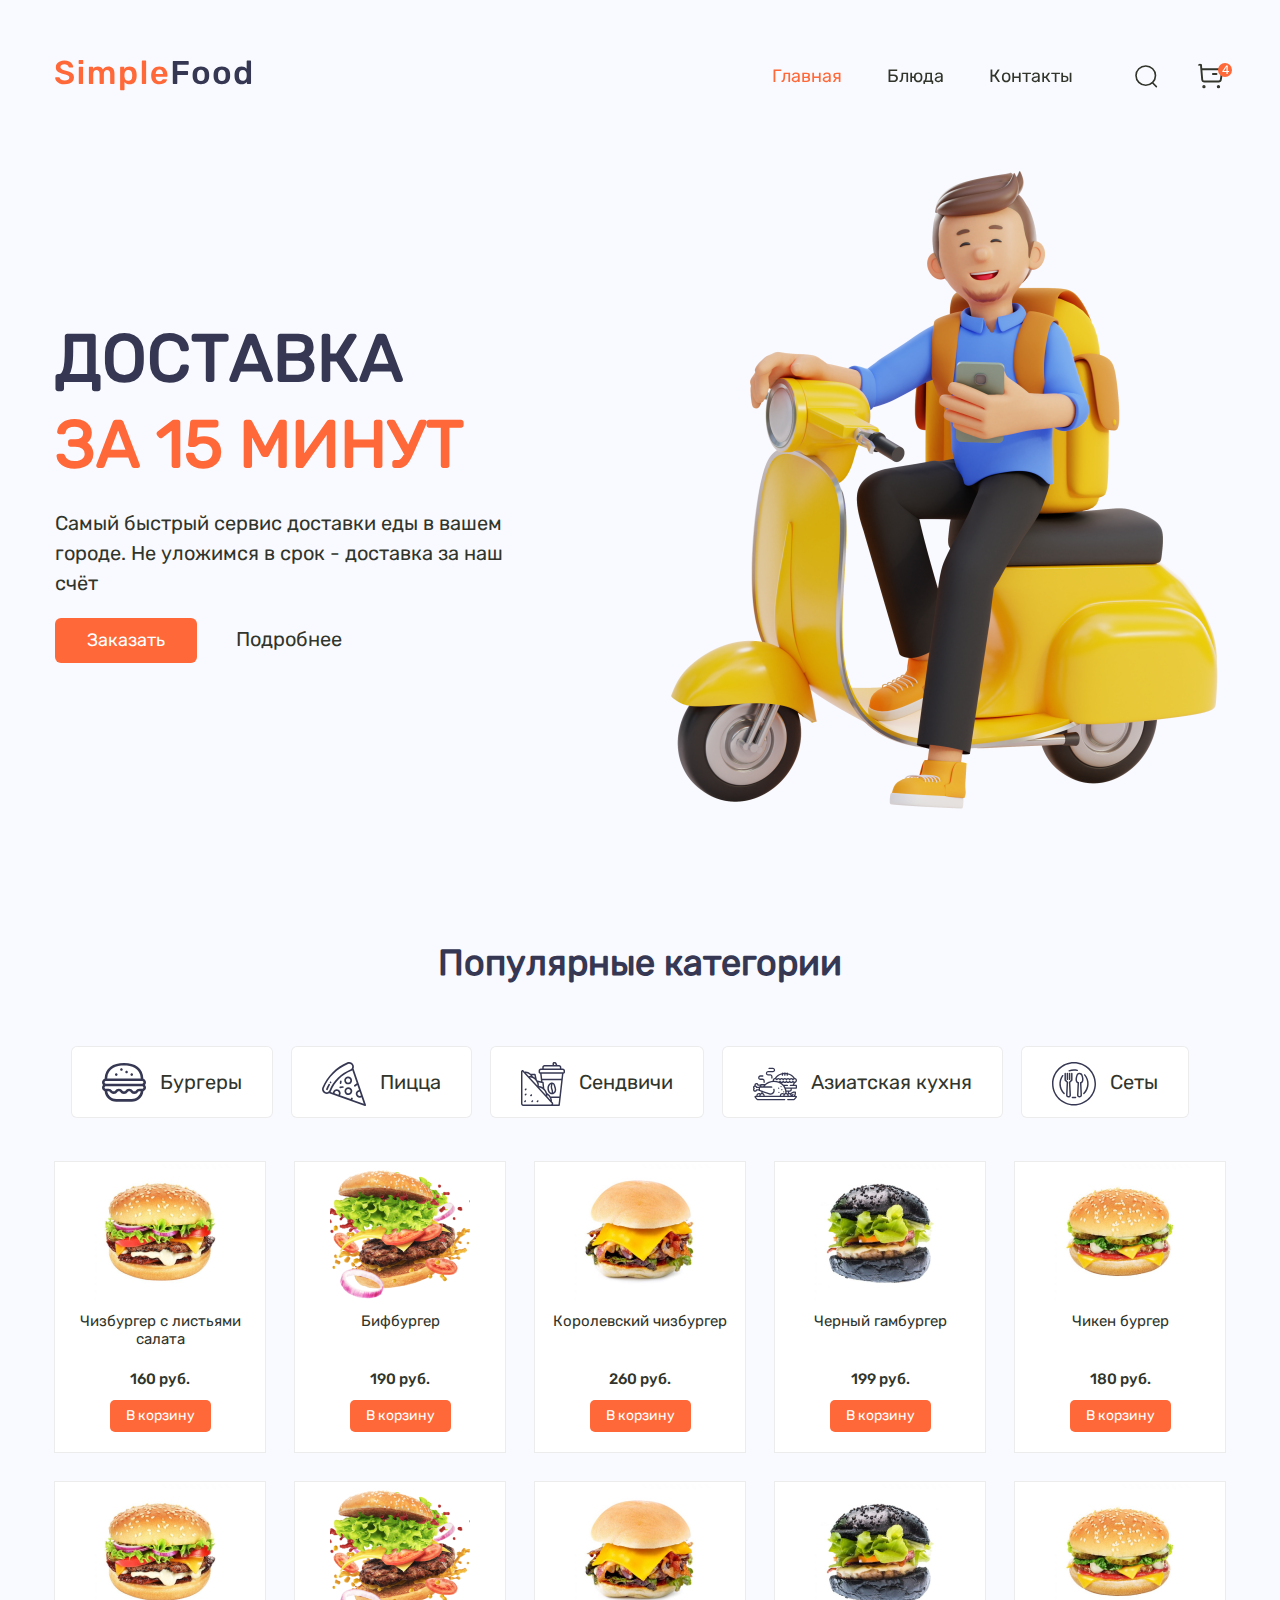
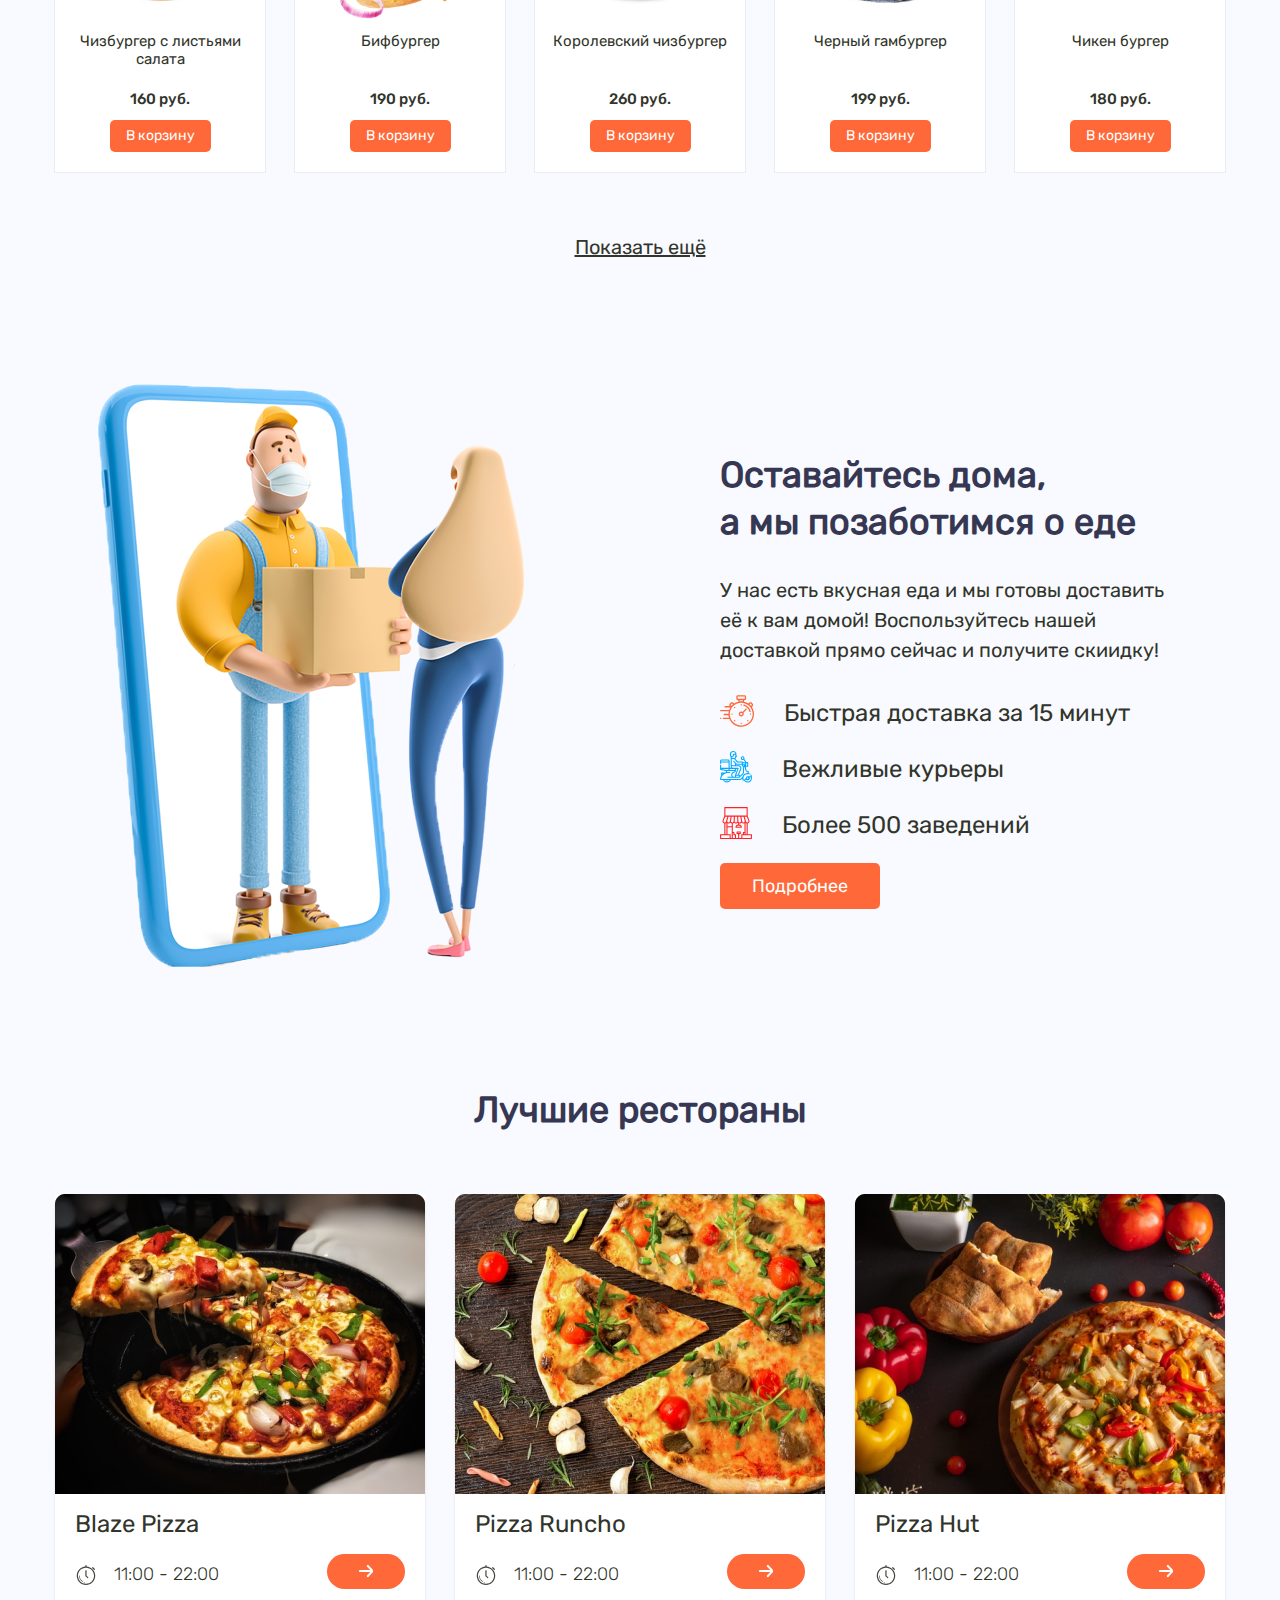
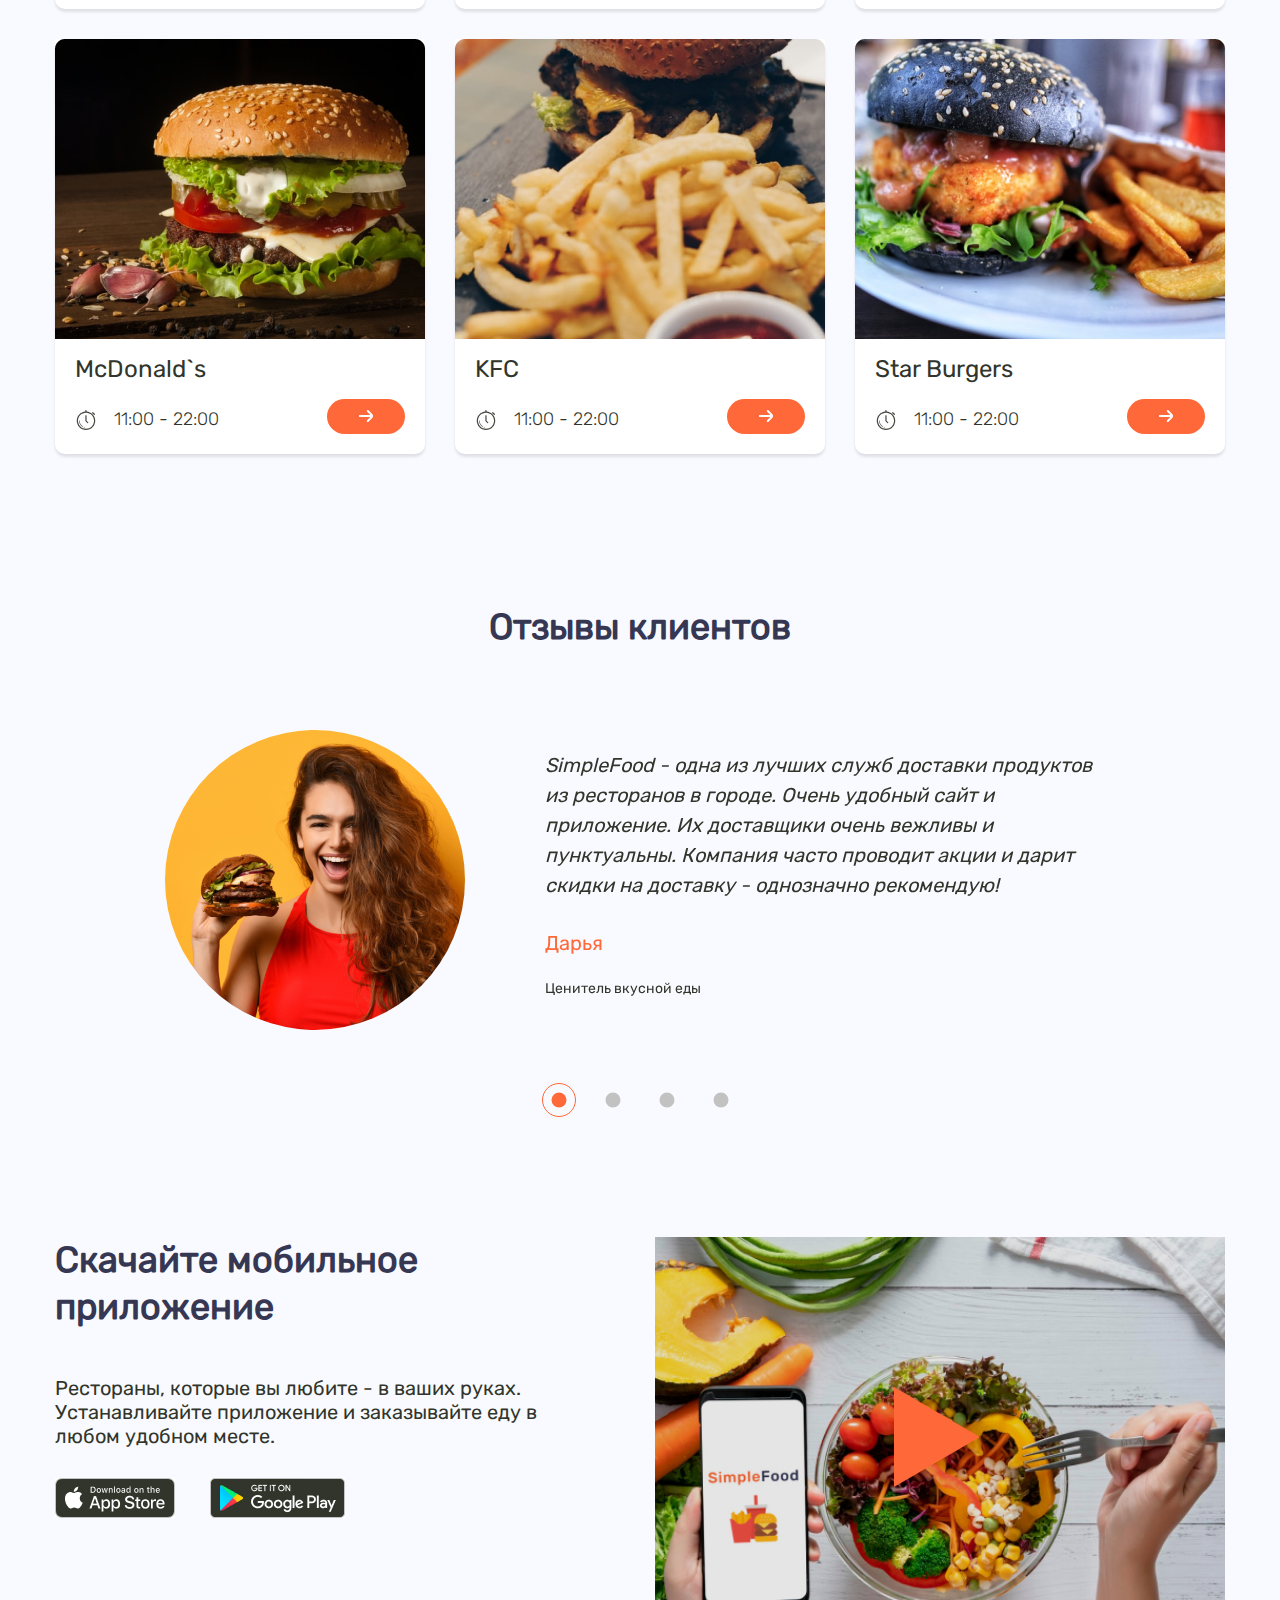
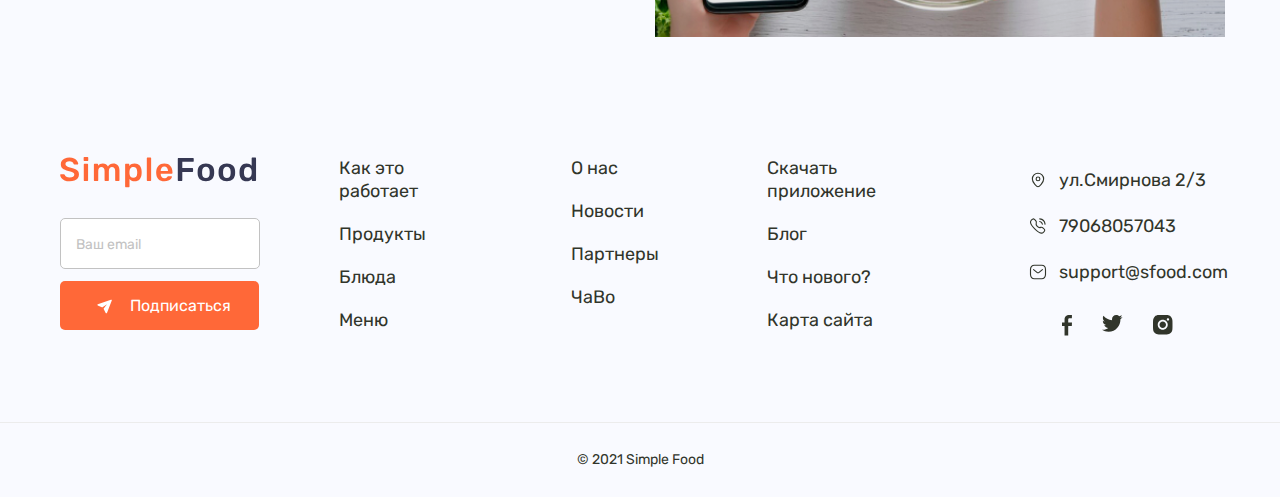
<file: docs/index.html>
<!DOCTYPE html>
<html lang="ru">

<head>
  <meta charset="UTF-8">
  <meta http-equiv="X-UA-Compatible" content="IE=edge">
  <meta name="viewport" content="width=device-width, initial-scale=1.0">
  <title>Simple food</title>
  <link type="Image/x-icon" sizes="16x16" href="favicon.ico" rel="icon">
  <link type="Image/x-icon" sizes="32x32" href="images/favicon.png" rel="icon">
  <link rel="stylesheet" href="css/style.min.css">
</head>

<body>

  <header class="header">
    <div class="container">
      <div class="header__inner">
        <a class="logo logo-status status" href="#">
          <img class="logo__img" src="images/logo.svg" alt="logo">
        </a>
        <nav class="menu">
          <button class="menu__btn">
            <span></span>
            <span class="sr-only">Меню-навигация сайта</span>
          </button>
          <ul class="menu__list">
            <li class="menu__list-item">
              <a class="menu__list-link status" href="index.html">Главная</a>
            </li>
            <li class="menu__list-item">
              <a class="menu__list-link status" href="catalog.html">Блюда</a>
            </li>
            <li class="menu__list-item">
              <a class="menu__list-link status" href="#footer">Контакты</a>
            </li>
          </ul>
          <address class="contact contact--menu">
            <ul class="contact__list">
              <li class="contact__item">
                <a class="contact__link contact__link--location status" href="#">ул.Смирнова 2/3</a>
              </li>
              <li class="contact__item">
                <a class="contact__link contact__link--phone status" href="tel:79068057043">79068057043</a>
              </li>
              <li class="contact__item">
                <a class="contact__link contact__link--mail status"
                  href="mailto:support@sfood.com">support@sfood.com</a>
              </li>
            </ul>
            <ul class="contact__social-list--menu">
              <li class="contact__social-item">
                <a class="contact__social-link" href="#">
                  <svg width="10" height="21" viewbox="0 0 10 21" fill="none" xmlns="http://www.w3.org/2000/svg">
                    <path
                      d="M2.54678 20.5263V10.8948H0V7.42695H2.54678V4.46499C2.54678 2.13745 4.05118 0 7.51762 0C8.92113 0 9.95896 0.13455 9.95896 0.13455L9.87718 3.3729C9.87718 3.3729 8.81876 3.3626 7.66377 3.3626C6.41371 3.3626 6.21344 3.93867 6.21344 4.89481V7.42695H9.97655L9.81281 10.8948H6.21344V20.5263H2.54678Z"
                      fill="#31352B" />
                  </svg>
                </a>
              </li>
              <li class="contact__social-item">
                <a class="contact__social-link" href="#"> <svg width="21" height="17" viewbox="0 0 21 17" fill="none"
                    xmlns="http://www.w3.org/2000/svg">
                    <path
                      d="M20.5263 1.98086C19.7715 2.30648 18.95 2.54082 18.1039 2.6321C18.9824 2.11021 19.6402 1.28571 19.954 0.313295C19.1297 0.80367 18.2266 1.14753 17.2849 1.32962C16.8913 0.908848 16.4153 0.573641 15.8865 0.344888C15.3577 0.116135 14.7874 -0.00126247 14.2113 1.02382e-05C11.8802 1.02382e-05 10.0054 1.88959 10.0054 4.20839C10.0054 4.534 10.0448 4.85962 10.109 5.17291C6.61845 4.99036 3.50534 3.3228 1.43568 0.769655C1.05857 1.41378 0.86095 2.14718 0.863383 2.89358C0.863383 4.35393 1.60589 5.6416 2.73816 6.39891C2.0709 6.37263 1.41926 6.18923 0.836248 5.86362V5.91542C0.836248 7.9604 2.2818 9.6551 4.20838 10.0449C3.84664 10.1388 3.47452 10.1869 3.10078 10.1879C2.82696 10.1879 2.56795 10.1608 2.30647 10.1238C2.8393 11.7914 4.39092 13.0026 6.23856 13.042C4.79301 14.1743 2.98237 14.8403 1.01633 14.8403C0.663572 14.8403 0.337953 14.828 0 14.7885C1.86491 15.9849 4.07763 16.6756 6.46057 16.6756C14.1965 16.6756 18.4295 10.2669 18.4295 4.70422C18.4295 4.52167 18.4295 4.33913 18.4172 4.15658C19.2362 3.55715 19.954 2.81464 20.5263 1.98086Z"
                      fill="#31352B" />
                  </svg>
                </a>
              </li>
              <li class="contact__social-item">
                <a class="contact__social-link" href="#"> <svg width="20" height="20" viewbox="0 0 20 20" fill="none"
                    xmlns="http://www.w3.org/2000/svg">
                    <path
                      d="M9.74756 6.49862C7.95723 6.49862 6.49618 7.95967 6.49618 9.75C6.49618 11.5403 7.95723 13.0014 9.74756 13.0014C11.5379 13.0014 12.9989 11.5403 12.9989 9.75C12.9989 7.95967 11.5379 6.49862 9.74756 6.49862ZM19.4993 9.75C19.4993 8.40359 19.5115 7.06938 19.4359 5.72541C19.3602 4.16435 19.0041 2.77891 17.8626 1.63739C16.7186 0.493433 15.3356 0.139757 13.7746 0.0641433C12.4282 -0.0114703 11.094 0.00072551 9.75 0.00072551C8.40359 0.00072551 7.06938 -0.0114703 5.72541 0.0641433C4.16435 0.139757 2.77892 0.495872 1.63739 1.63739C0.493433 2.78135 0.139757 4.16435 0.0641433 5.72541C-0.0114703 7.07182 0.00072551 8.40603 0.00072551 9.75C0.00072551 11.094 -0.0114703 12.4306 0.0641433 13.7746C0.139757 15.3356 0.495873 16.7211 1.63739 17.8626C2.78135 19.0066 4.16435 19.3602 5.72541 19.4359C7.07182 19.5115 8.40603 19.4993 9.75 19.4993C11.0964 19.4993 12.4306 19.5115 13.7746 19.4359C15.3356 19.3602 16.7211 19.0041 17.8626 17.8626C19.0066 16.7186 19.3602 15.3356 19.4359 13.7746C19.5139 12.4306 19.4993 11.0964 19.4993 9.75ZM9.74756 14.7527C6.97913 14.7527 4.74487 12.5184 4.74487 9.75C4.74487 6.98157 6.97913 4.74731 9.74756 4.74731C12.516 4.74731 14.7503 6.98157 14.7503 9.75C14.7503 12.5184 12.516 14.7527 9.74756 14.7527ZM14.9551 5.71077C14.3088 5.71077 13.7868 5.18879 13.7868 4.54242C13.7868 3.89604 14.3088 3.37407 14.9551 3.37407C15.6015 3.37407 16.1235 3.89604 16.1235 4.54242C16.1237 4.6959 16.0936 4.84792 16.035 4.98976C15.9763 5.13159 15.8903 5.26047 15.7817 5.369C15.6732 5.47753 15.5443 5.56358 15.4025 5.62223C15.2606 5.68087 15.1086 5.71096 14.9551 5.71077Z"
                      fill="#31352B" />
                  </svg> </a></li>
            </ul>
          </address>
          <div class="user-nav">
            <a class="user-nav__link" href="#" style="background-image: url(images/icons/search.svg);"></a>
            <a class="user-nav__link" href="#" style="background-image: url(images/icons/cart.svg);">
              <span class="user-nav__num">4</span>
            </a>
          </div>

        </nav>

      </div>
    </div>
  </header>

  <main class="main">

    <section class="hero" id="hero-page">
      <div class="container">
        <div class="hero__content">
          <div class="hero__info">
            <h1 class="hero__title">
              Доставка
              <span class="hero__subtitle">
                за 15 минут
              </span>
            </h1>
            <div class="hero__text">
              <p>Самый быстрый сервис доставки еды в вашем городе. Не уложимся в срок - доставка за наш счёт</p>
            </div>
            <div class="hero__more">
              <button class="hero__more-btn status--btn btn" type="button">Заказать</button>
              <a class="hero__more-link status" href="#">Подробнее</a>
            </div>
          </div>
          <img class="hero__img" src="images/сourier.png" alt="Курьер">
        </div>

      </div>
    </section>

    <section class="popular">
      <div class="container container--big">
        <h2 class="popular__title title">Популярные категории </h2>

        <ul class="popular-filter">
          <li class="popular-filter__item">
            <button class="popular-filter__btn" type="button" data-filter=".category-a">
              <svg class="popular-filter__icon" width="44" height="44" viewbox="0 0 44 44" fill="none"
                xmlns="http://www.w3.org/2000/svg">
                <g clip-path="url(#clip0_669_756)">
                  <path
                    d="M44 20.3359C44 18.6467 42.9108 17.2079 41.3982 16.6825C41.1658 11.4417 39.2092 7.41987 35.573 4.71723C32.2543 2.25065 27.6878 1 22 1C16.3122 1 11.7457 2.25065 8.42703 4.71731C4.79084 7.41987 2.83422 11.4418 2.60176 16.6826C1.08917 17.2079 0 18.6467 0 20.3359C0 21.3257 0.374172 22.2293 0.987852 22.9141C0.374172 23.5988 0 24.5024 0 25.4922C0 27.1918 1.10258 28.6378 2.6296 29.1551C3.18252 35.0454 8.18967 39.6719 14.2656 39.6719H29.7344C35.8103 39.6719 40.8175 35.0454 41.3704 29.1551C42.8974 28.6378 44 27.1918 44 25.4922C44 24.5024 43.6258 23.5988 43.0121 22.9141C43.6258 22.2293 44 21.3257 44 20.3359ZM22 3.57812C29.3933 3.57812 38.1513 5.85719 38.8034 16.4688H5.19655C5.84873 5.85719 14.6067 3.57812 22 3.57812ZM3.86719 19.0469H40.1328C40.8436 19.0469 41.4219 19.6251 41.4219 20.3359C41.4219 21.0467 40.8436 21.625 40.1328 21.625H3.86719C3.1564 21.625 2.57812 21.0467 2.57812 20.3359C2.57812 19.6251 3.1564 19.0469 3.86719 19.0469ZM29.7344 37.0938H14.2656C9.68456 37.0938 5.88302 33.7265 5.24958 29.3594H6.44531C7.30709 29.3594 7.57943 29.6525 8.12187 30.2366C8.78857 30.9545 9.70166 31.9375 11.6875 31.9375C13.6874 31.9375 14.5766 30.9444 15.226 30.2193C15.7387 29.6468 15.996 29.3594 16.8438 29.3594C17.6915 29.3594 17.9488 29.6468 18.4615 30.2193C19.1109 30.9444 20.0001 31.9375 22 31.9375C23.9999 31.9375 24.8891 30.9444 25.5385 30.2193C26.0512 29.6468 26.3085 29.3594 27.1562 29.3594C28.004 29.3594 28.2613 29.6468 28.774 30.2193C29.4234 30.9444 30.3126 31.9375 32.3125 31.9375C34.3124 31.9375 35.2016 30.9444 35.851 30.2193C36.3637 29.6468 36.621 29.3594 37.4688 29.3594H38.7504C38.117 33.7265 34.3154 37.0938 29.7344 37.0938ZM40.1328 26.7812H37.4688C35.4689 26.7812 34.5796 27.7743 33.9303 28.4995C33.4176 29.072 33.1603 29.3594 32.3125 29.3594C31.4647 29.3594 31.2074 29.072 30.6947 28.4995C30.0454 27.7743 29.1561 26.7812 27.1562 26.7812C25.1564 26.7812 24.2671 27.7743 23.6178 28.4995C23.1051 29.072 22.8478 29.3594 22 29.3594C21.1522 29.3594 20.8949 29.072 20.3822 28.4995C19.7329 27.7743 18.8436 26.7812 16.8438 26.7812C14.8439 26.7812 13.9546 27.7743 13.3053 28.4995C12.7926 29.072 12.5353 29.3594 11.6875 29.3594C10.8257 29.3594 10.5534 29.0662 10.0109 28.4821C9.34424 27.7643 8.43116 26.7812 6.44531 26.7812H3.86719C3.1564 26.7812 2.57812 26.203 2.57812 25.4922C2.57812 24.7814 3.1564 24.2031 3.86719 24.2031H40.1328C40.8436 24.2031 41.4219 24.7814 41.4219 25.4922C41.4219 26.203 40.8436 26.7812 40.1328 26.7812Z"
                    fill="#363853" />
                  <path
                    d="M14.2656 13.8906C14.9776 13.8906 15.5547 13.3135 15.5547 12.6016C15.5547 11.8896 14.9776 11.3125 14.2656 11.3125C13.5537 11.3125 12.9766 11.8896 12.9766 12.6016C12.9766 13.3135 13.5537 13.8906 14.2656 13.8906Z"
                    fill="#363853" />
                  <path
                    d="M29.7344 13.8906C30.4463 13.8906 31.0234 13.3135 31.0234 12.6016C31.0234 11.8896 30.4463 11.3125 29.7344 11.3125C29.0224 11.3125 28.4453 11.8896 28.4453 12.6016C28.4453 13.3135 29.0224 13.8906 29.7344 13.8906Z"
                    fill="#363853" />
                  <path
                    d="M24.5781 11.3125C25.2901 11.3125 25.8672 10.7354 25.8672 10.0234C25.8672 9.31151 25.2901 8.73438 24.5781 8.73438C23.8662 8.73438 23.2891 9.31151 23.2891 10.0234C23.2891 10.7354 23.8662 11.3125 24.5781 11.3125Z"
                    fill="#363853" />
                  <path
                    d="M19.4219 8.73438C20.1338 8.73438 20.7109 8.15724 20.7109 7.44531C20.7109 6.73338 20.1338 6.15625 19.4219 6.15625C18.7099 6.15625 18.1328 6.73338 18.1328 7.44531C18.1328 8.15724 18.7099 8.73438 19.4219 8.73438Z"
                    fill="#363853" />
                </g>
              </svg>
              Бургеры</button>
          </li>
          <li class="popular-filter__item">
            <button class="popular-filter__btn" type="button" data-filter=".category-b">
              <svg class="popular-filter__icon" width="44" height="44" viewbox="0 0 44 44" fill="none"
                xmlns="http://www.w3.org/2000/svg">
                <g clip-path="url(#clip0_669_763)">
                  <path
                    d="M43.7453 43.7521C43.5105 43.9838 43.1634 44.0612 42.8529 43.95L7.15858 31.2229C5.91851 31.9812 4.3456 32.1588 2.90297 31.5614C0.508321 30.5694 -0.633013 27.8142 0.358876 25.4194C2.698 19.7726 6.07526 14.718 10.3971 10.3962C14.719 6.07428 19.7735 2.69694 25.4204 0.357899C26.0068 0.11504 26.6146 5.72205e-05 27.2131 5.72205e-05C29.0586 0.000141144 30.8133 1.0937 31.5623 2.90207C32.0662 4.11877 32.0186 5.42829 31.5366 6.55269L43.9546 42.8624C44.0614 43.1745 43.9801 43.5204 43.7453 43.7521ZM12.5632 31.3252L16.3461 32.6739C16.7903 32.2008 17.0067 31.5494 16.92 30.8906C16.8435 30.3105 16.5459 29.7948 16.0817 29.4386C15.6176 29.0824 15.0428 28.9285 14.4623 29.0047C13.8823 29.0811 13.3667 29.3787 13.0105 29.8429C12.6823 30.2706 12.5261 30.7924 12.5632 31.3252ZM29.9743 3.55993C29.3451 2.04073 27.597 1.3167 26.0781 1.94611C15.0747 6.5038 6.50477 15.0738 1.94691 26.0772C1.64209 26.8131 1.64209 27.6236 1.94691 28.3595C2.25173 29.0954 2.82485 29.6685 3.56073 29.9734C4.29661 30.2782 5.10717 30.2782 5.84305 29.9734C6.57893 29.6685 7.15205 29.0954 7.45687 28.3595C9.40773 23.6496 12.2248 19.4337 15.8297 15.8288C19.4346 12.2239 23.6505 9.40693 28.3604 7.45598C29.8796 6.82683 30.6037 5.07895 29.9743 3.55993ZM37.6093 29.6203C37.5315 29.6221 37.4536 29.6266 37.376 29.6368C36.796 29.7131 36.2803 30.0108 35.9242 30.475C35.568 30.9391 35.4139 31.5143 35.4902 32.0943C35.6479 33.2918 36.7501 34.1375 37.948 33.9801C38.3175 33.9315 38.6644 33.7881 38.9603 33.5701L37.6093 29.6203ZM39.5315 35.2411C39.1128 35.4691 38.6528 35.6209 38.1722 35.6842C36.0349 35.9663 34.0675 34.4558 33.7862 32.3186C33.6499 31.2834 33.9249 30.257 34.5606 29.4286C35.1729 28.6307 36.0494 28.1094 37.0382 27.9504L35.3301 22.9558L33.3658 24.4632C32.9893 24.7519 32.4497 24.6811 32.1608 24.3045C31.8719 23.9279 31.943 23.3885 32.3195 23.0996L34.7433 21.2397L30.3009 8.24987C29.9283 8.57385 29.4992 8.8449 29.0185 9.04402C19.9109 12.8166 12.8176 19.9098 9.04525 29.0173C8.91411 29.3341 8.75117 29.6282 8.56323 29.899L10.8645 30.7196C10.9449 30.0262 11.211 29.3648 11.647 28.7967C12.2826 27.9683 13.2029 27.437 14.2381 27.3008C14.4115 27.2779 14.5844 27.2666 14.7565 27.2666C15.6114 27.2666 16.4384 27.5459 17.1281 28.075C17.9566 28.7108 18.4878 29.6309 18.6242 30.6663C18.7465 31.5957 18.5296 32.5163 18.0425 33.2789L28.7252 37.0878L29.13 36.1103C29.2672 35.7794 29.5871 35.5796 29.9243 35.5796C30.0339 35.5796 30.1453 35.6007 30.2529 35.6452C30.6913 35.8268 30.8995 36.3296 30.718 36.7681L30.3462 37.6657L41.7517 41.7324L39.5315 35.2411Z"
                    fill="#363853" />
                  <path
                    d="M9.28123 20.9451C9.27865 20.9491 9.27152 20.96 9.26877 20.964C9.00563 21.3587 8.47307 21.4646 8.07819 21.2018C7.684 20.9393 7.57709 20.4066 7.838 20.0117C8.00257 19.7589 8.27791 19.6209 8.55918 19.6209C8.71834 19.6209 8.8793 19.6651 9.02299 19.7575C9.42225 20.0142 9.53784 20.5459 9.28123 20.9451Z"
                    fill="#363853" />
                  <path
                    d="M7.97429 23.08C7.13683 24.5483 6.38402 26.0851 5.73683 27.6473C5.55524 28.0859 5.05225 28.2939 4.61406 28.1123C4.17552 27.9307 3.96738 27.428 4.14905 26.9896C4.82366 25.361 5.60844 23.7591 6.48139 22.2285C6.63995 21.9506 6.93007 21.7947 7.22862 21.7947C7.37299 21.7947 7.51934 21.8312 7.65358 21.9077C8.06582 22.1429 8.2095 22.6678 7.97429 23.08Z"
                    fill="#363853" />
                  <path
                    d="M26.8926 33.0012C26.7223 33.0237 26.5493 33.035 26.3784 33.035C24.4262 33.035 22.7616 31.5737 22.5065 29.6358C22.2252 27.4987 23.7348 25.5311 25.8719 25.2497C26.0422 25.2272 26.2152 25.2159 26.3861 25.2159C28.3382 25.2159 30.0028 26.6772 30.258 28.6153C30.5393 30.7523 29.0296 32.7198 26.8926 33.0012ZM28.554 28.8396C28.411 27.7536 27.479 26.9347 26.3861 26.9347C26.29 26.9347 26.1925 26.941 26.0963 26.9538C24.8988 27.1115 24.053 28.2139 24.2106 29.4115C24.3536 30.4974 25.2855 31.3162 26.3784 31.3162C26.4745 31.3162 26.572 31.3098 26.6682 31.2971C27.8657 31.1393 28.7116 30.0369 28.554 28.8396Z"
                    fill="#363853" />
                  <path
                    d="M26.669 22.3117C26.4986 22.3342 26.3257 22.3455 26.1548 22.3455C24.2026 22.3455 22.538 20.8842 22.2829 18.9462C22.1465 17.9109 22.4215 16.8846 23.0572 16.0561C23.6928 15.2277 24.613 14.6964 25.6483 14.56C25.8186 14.5376 25.9915 14.5263 26.1622 14.5263C28.1145 14.5263 29.7792 15.9877 30.0343 17.9258C30.3157 20.0627 28.806 22.0301 26.669 22.3117ZM28.3304 18.15C28.1874 17.064 27.2553 16.2451 26.1624 16.2451C26.0664 16.2451 25.9689 16.2515 25.8728 16.2642C25.2927 16.3406 24.7771 16.6383 24.4209 17.1025C24.0647 17.5666 23.9106 18.1417 23.987 18.7219C24.13 19.8078 25.062 20.6267 26.1548 20.6267C26.2509 20.6267 26.3484 20.6203 26.4446 20.6076C27.642 20.4499 28.4879 19.3474 28.3304 18.15Z"
                    fill="#363853" />
                  <path
                    d="M21.001 25.8719L18.3596 26.2197C17.8893 26.2822 17.4574 25.9504 17.3954 25.4799C17.3334 25.0093 17.6647 24.5777 18.1352 24.5157L20.7765 24.1679C20.8146 24.1629 20.8524 24.1605 20.8898 24.1605C21.3144 24.1605 21.6838 24.4752 21.7407 24.9077C21.8028 25.3782 21.4716 25.8099 21.001 25.8719Z"
                    fill="#363853" />
                  <path
                    d="M19.6616 19.5299L19.4283 21.3023C19.3664 21.7729 18.9348 22.1043 18.4642 22.0421C17.9936 21.9802 17.6624 21.5486 17.7244 21.078L17.9577 19.3056C18.0146 18.8731 18.3839 18.5583 18.8086 18.5583C18.8459 18.5583 18.8838 18.5607 18.9217 18.5658C19.3923 18.6278 19.7235 19.0593 19.6616 19.5299Z"
                    fill="#363853" />
                </g>
              </svg>Пицца</button>
          </li>
          <li class="popular-filter__item">
            <button class="popular-filter__btn" type="button" data-filter=".category-c">
              <svg class="popular-filter__icon" width="44" height="44" viewbox="0 0 44 44" fill="none"
                xmlns="http://www.w3.org/2000/svg">
                <g clip-path="url(#clip0_669_785)">
                  <path
                    d="M41.7999 6.59989H40.3332V5.13319C40.3332 3.91821 39.3482 2.93319 38.1332 2.93319H36.3865L35.3253 0.810968C35.0787 0.312358 34.5697 -0.00234463 34.0134 -0.00011025H32.9999C32.1899 -0.00011025 31.5333 0.656538 31.5333 1.46659V2.93328H23.4666C22.2515 2.93328 21.2666 3.91821 21.2666 5.13328V6.59989H19.7999C18.585 6.59989 17.5999 7.58491 17.5999 8.79989V10.2666C17.5999 11.0766 18.2566 11.7333 19.0666 11.7333H19.1444L20.0024 19.31L16.4692 18.4799C16.2909 18.2057 16.1025 17.9336 15.8928 17.6666L14.6461 12.3008C14.5691 11.969 14.2739 11.734 13.9333 11.7332H9.71956C7.73148 9.98127 5.38187 9.18927 3.6094 9.71066L2.53287 8.53735C2.12604 8.09323 1.48692 7.94722 0.927639 8.17066C0.367413 8.38653 -0.00160307 8.92553 -5.61906e-05 9.52589V41.8146C0.00157662 43.0208 0.97903 43.9983 2.18525 43.9999H38.1332C38.506 43.9996 38.8193 43.7198 38.8615 43.3494L42.4541 11.7332H42.5333C43.3434 11.7332 44 11.0765 44 10.2665V8.79989C43.9999 7.58491 43.015 6.59989 41.7999 6.59989ZM32.9999 1.46659H34.0134L34.7467 2.93328H32.9999V1.46659ZM22.7332 5.13319C22.7332 4.72817 23.0616 4.39989 23.4666 4.39989H38.1332C38.5383 4.39989 38.8666 4.72817 38.8666 5.13319V6.59989H22.7332V5.13319ZM20.6799 20.9732L20.7262 20.982L21.3187 21.1227L21.7162 25.2844C20.5644 24.469 19.1863 24.0346 17.7753 24.0421C18.0469 22.7482 17.9031 21.4017 17.3646 20.1943L20.6799 20.9732ZM22.1129 27.4596L22.1224 27.4677C22.388 27.7134 22.6403 27.9734 22.8777 28.2464C23.7501 29.2199 24.3917 30.3778 24.7543 31.6337C24.8782 32.0711 24.9421 32.5233 24.9442 32.9779L18.0949 25.5081C19.6184 25.6787 21.0369 26.3677 22.1129 27.4596ZM14.385 18.1397V18.1382C15.9676 19.9569 16.7046 22.1415 16.3548 23.6096L8.89164 15.4733C10.3972 15.1367 12.6866 16.1941 14.385 18.1397ZM13.3466 13.1999L13.9333 15.6969C13.344 15.237 12.7017 14.8495 12.0201 14.5427C11.7429 14.0738 11.4329 13.6251 11.0924 13.1999H13.3466ZM9.66018 13.7455H9.6631C9.72394 13.8152 9.77387 13.8922 9.83248 13.9655C9.14404 13.9021 8.45087 14.0185 7.82094 14.3036L4.80617 11.016C6.28026 11.0373 8.2038 12.0742 9.66018 13.7455ZM30.737 42.1025C30.6235 42.3636 30.366 42.5328 30.0812 42.5333H23.4666H2.18525C1.7883 42.5333 1.46655 42.2115 1.46655 41.8146L1.45332 9.53328L16.1721 25.5815V25.5852L24.8166 35.0093L24.8262 35.0203L29.5679 40.1917C29.5848 40.2137 29.6024 40.2357 29.6215 40.257L30.6049 41.3291C30.7987 41.5377 30.8506 41.8413 30.737 42.1025ZM26.1976 34.3448C26.3318 33.9069 26.4 33.4513 26.3999 32.9933C26.7852 33.3182 27.1442 33.673 27.4736 34.0544C27.8832 34.5225 28.2469 35.0289 28.5596 35.5666C28.9879 36.2867 29.2906 37.0742 29.455 37.8957L26.1976 34.3448ZM37.4784 42.5333H32.1361C32.4108 41.7734 32.2366 40.9238 31.6851 40.3333L30.9466 39.5266C31.0915 38.299 30.8935 37.0552 30.3746 35.9333H38.2286L37.4784 42.5333ZM38.3951 34.4666H29.5951C29.2941 33.9836 28.9568 33.5242 28.586 33.0923C27.8643 32.2546 27.0171 31.534 26.0743 30.956C25.6434 29.5974 24.931 28.3447 23.9836 27.2798C23.7636 27.0305 23.5436 26.798 23.3126 26.5743L22.7333 20.4635C22.7035 20.1509 22.4779 19.892 22.1723 19.8197L21.5226 19.6657L21.3686 18.3332H40.2292L38.3951 34.4666ZM40.3956 16.8666H21.2021L20.6213 11.7333H40.9786L40.3956 16.8666ZM42.5332 10.2666H19.0666V8.79989C19.0666 8.39487 19.3949 8.06658 19.7999 8.06658H41.7999C42.205 8.06658 42.5332 8.39487 42.5332 8.79989V10.2666Z"
                    fill="#363853" />
                  <path
                    d="M31.1006 32.2667C31.1423 32.2667 31.1834 32.2609 31.2245 32.2594C31.2355 32.2594 31.2465 32.2667 31.2575 32.2667C31.2943 32.2645 31.3308 32.2593 31.3667 32.2513C32.5147 32.1738 33.5724 31.6017 34.2655 30.6835C35.1895 29.3853 35.4536 27.73 34.9798 26.2087C34.8778 25.8289 34.7847 25.4564 34.6945 25.0963C34.1225 22.8031 33.5762 20.6405 31.2596 20.543C31.2362 20.543 31.2142 20.5387 31.1907 20.5387C31.1672 20.5387 31.1328 20.5335 31.1005 20.5335C28.5089 20.5335 26.3998 23.1654 26.3998 26.4002C26.3998 29.635 28.5089 32.2667 31.1006 32.2667ZM31.6682 22.11C32.4264 22.4078 32.7601 23.4014 33.2719 25.4511C33.3636 25.8178 33.4589 26.202 33.5652 26.5914C33.9163 27.6723 33.7448 28.855 33.101 29.7916C32.8673 30.0982 32.5682 30.3487 32.2254 30.5249C32.2006 29.2643 31.9524 28.0181 31.4921 26.8443C31.4188 26.6156 31.3454 26.3948 31.2809 26.1843C30.8542 24.7963 31.3542 22.9973 31.6682 22.11ZM30.0922 22.22C29.615 23.6364 29.5416 25.1577 29.8802 26.6134C29.9477 26.8334 30.0225 27.0615 30.1002 27.2983C30.4669 28.4174 30.9069 29.7704 30.7272 30.7663C29.1198 30.5155 27.8665 28.6543 27.8665 26.4C27.8666 24.453 28.8016 22.8001 30.0922 22.22Z"
                    fill="#363853" />
                  <path
                    d="M3.88139 38.5631L3.36293 39.0816C3.17232 39.2657 3.09584 39.5383 3.16296 39.7948C3.23007 40.0512 3.43031 40.2514 3.68666 40.3185C3.9431 40.3856 4.21569 40.3091 4.39985 40.1185L4.91831 39.6C5.19624 39.3123 5.19228 38.8549 4.90938 38.572C4.62656 38.2891 4.16911 38.2852 3.88139 38.5631Z"
                    fill="#363853" />
                  <path
                    d="M10.8929 33.6263C11.1794 33.3398 11.1794 32.8752 10.8929 32.5886C10.6064 32.3021 10.1418 32.3021 9.8552 32.5886L9.33673 33.1071C9.15137 33.2923 9.07892 33.5624 9.14664 33.8155C9.21436 34.0686 9.41202 34.2664 9.6651 34.3343C9.91819 34.4022 10.1883 34.3299 10.3737 34.1447L10.8929 33.6263Z"
                    fill="#363853" />
                  <path
                    d="M4.39995 31.7482L3.88149 32.2667C3.69088 32.4509 3.61439 32.7234 3.68151 32.9799C3.74863 33.2362 3.94886 33.4365 4.20521 33.5036C4.46165 33.5707 4.73425 33.4942 4.91841 33.3036L5.43687 32.7851C5.71479 32.4974 5.71084 32.04 5.42793 31.7572C5.14511 31.4743 4.68767 31.4703 4.39995 31.7482Z"
                    fill="#363853" />
                  <path
                    d="M4.39995 26.6149L3.88149 27.1333C3.69088 27.3175 3.61439 27.5901 3.68151 27.8465C3.74863 28.1029 3.94886 28.3031 4.20521 28.3702C4.46165 28.4373 4.73425 28.3609 4.91841 28.1702L5.43687 27.6518C5.71479 27.3641 5.71084 26.9066 5.42793 26.6238C5.14511 26.341 4.68767 26.337 4.39995 26.6149Z"
                    fill="#363853" />
                  <path
                    d="M11 38.5631L10.4815 39.0816C10.2909 39.2657 10.2144 39.5383 10.2815 39.7948C10.3487 40.0512 10.5489 40.2514 10.8053 40.3185C11.0617 40.3856 11.3343 40.3091 11.5184 40.1185L12.0369 39.6C12.3148 39.3123 12.3109 38.8549 12.028 38.572C11.7451 38.2891 11.2877 38.2852 11 38.5631Z"
                    fill="#363853" />
                  <path
                    d="M16.3481 38.5631L15.8297 39.0815C15.6391 39.2657 15.5626 39.5383 15.6297 39.7947C15.6968 40.0512 15.897 40.2514 16.1534 40.3184C16.4098 40.3855 16.6824 40.3091 16.8666 40.1185L17.385 39.6C17.663 39.3123 17.659 38.8548 17.3761 38.572C17.0932 38.2892 16.6358 38.2852 16.3481 38.5631Z"
                    fill="#363853" />
                </g>
              </svg>Сендвичи</button>
          </li>
          <li class="popular-filter__item">
            <button class="popular-filter__btn" type="button" data-filter=".category-d">
              <svg class="popular-filter__icon" width="44" height="44" viewbox="0 0 44 44" fill="none"
                xmlns="http://www.w3.org/2000/svg">
                <g clip-path="url(#clip0_669_808)">
                  <path
                    d="M15.1315 13.5668H17.2563C17.8077 13.5668 18.2562 14.0153 18.2562 14.5667V16.0316C18.2562 16.3875 18.5448 16.6761 18.9007 16.6761C19.2567 16.6761 19.5453 16.3875 19.5453 16.0316V14.5667C19.5453 13.3045 18.5184 12.2777 17.2563 12.2777H15.1315C14.5894 12.2777 14.1484 11.8367 14.1484 11.2946C14.1484 10.7525 14.5894 10.3116 15.1315 10.3116H19.843C21.0959 10.3116 22.1151 9.29226 22.1151 8.03937C22.1151 6.78649 21.0958 5.76727 19.843 5.76727H16.0738C15.7179 5.76727 15.4293 6.05585 15.4293 6.4118C15.4293 6.76776 15.7179 7.05634 16.0738 7.05634H19.843C20.3851 7.05634 20.8261 7.49737 20.8261 8.03937C20.8261 8.58147 20.385 9.0225 19.843 9.0225H15.1315C13.8786 9.0225 12.8593 10.0418 12.8593 11.2946C12.8593 12.5475 13.8786 13.5668 15.1315 13.5668Z"
                    fill="#363853" />
                  <path
                    d="M7.38855 17.8925H9.49711C10.0414 17.8925 10.4844 18.3354 10.4844 18.8798V20.3336C10.4844 20.6895 10.7729 20.9781 11.1289 20.9781C11.4848 20.9781 11.7734 20.6895 11.7734 20.3336V18.8798C11.7734 17.6246 10.7522 16.6034 9.49711 16.6034H7.38855C6.85333 16.6034 6.41797 16.168 6.41797 15.6329C6.41797 15.0977 6.85342 14.6623 7.38855 14.6623H9.85384C10.2098 14.6623 10.4984 14.3737 10.4984 14.0178C10.4984 13.6618 10.2098 13.3732 9.85384 13.3732H7.38855C6.14254 13.3732 5.12891 14.3869 5.12891 15.6329C5.12891 16.8789 6.14254 17.8925 7.38855 17.8925Z"
                    fill="#363853" />
                  <path
                    d="M25.6523 26.8125C26.0083 26.8125 26.2969 26.5239 26.2969 26.168C26.2969 25.812 26.0083 25.5234 25.6523 25.5234C25.2964 25.5234 25.0078 25.812 25.0078 26.168C25.0078 26.5239 25.2964 26.8125 25.6523 26.8125Z"
                    fill="#363853" />
                  <path
                    d="M28.832 28.2734C29.188 28.2734 29.4766 27.9849 29.4766 27.6289C29.4766 27.2729 29.188 26.9844 28.832 26.9844C28.4761 26.9844 28.1875 27.2729 28.1875 27.6289C28.1875 27.9849 28.4761 28.2734 28.832 28.2734Z"
                    fill="#363853" />
                  <path
                    d="M30.7227 30.5078C31.0786 30.5078 31.3672 30.2192 31.3672 29.8633C31.3672 29.5073 31.0786 29.2188 30.7227 29.2188C30.3667 29.2188 30.0781 29.5073 30.0781 29.8633C30.0781 30.2192 30.3667 30.5078 30.7227 30.5078Z"
                    fill="#363853" />
                  <path
                    d="M28.0586 25.2656C28.4146 25.2656 28.7031 24.9771 28.7031 24.6211C28.7031 24.2651 28.4146 23.9766 28.0586 23.9766C27.7026 23.9766 27.4141 24.2651 27.4141 24.6211C27.4141 24.9771 27.7026 25.2656 28.0586 25.2656Z"
                    fill="#363853" />
                  <path
                    d="M25.9102 30.9375C26.2661 30.9375 26.5547 30.6489 26.5547 30.293C26.5547 29.937 26.2661 29.6484 25.9102 29.6484C25.5542 29.6484 25.2656 29.937 25.2656 30.293C25.2656 30.6489 25.5542 30.9375 25.9102 30.9375Z"
                    fill="#363853" />
                  <path
                    d="M42.9114 22.811H41.083L41.9867 20.9433C43.1331 20.7151 44 19.7014 44 18.4889C44 17.2453 43.0882 16.2112 41.8981 16.0187C40.5827 13.6495 38.0131 11.8702 34.8968 11.1599V11.1108C34.8968 10.7548 34.6083 10.4662 34.2523 10.4662C33.9573 10.4662 33.7091 10.6647 33.6326 10.9352C33.2401 10.8846 32.8407 10.8518 32.4363 10.835C32.333 10.6172 32.1116 10.4662 31.8545 10.4662C31.5973 10.4662 31.376 10.6172 31.2726 10.835C30.8681 10.8518 30.4687 10.8846 30.0762 10.9353C29.9998 10.6648 29.7516 10.4662 29.4565 10.4662C29.1005 10.4662 28.812 10.7548 28.812 11.1108V11.1599C25.6958 11.8702 23.1261 13.6496 21.8108 16.0187C20.6207 16.2112 19.709 17.2453 19.709 18.4889C19.709 18.5616 19.7123 18.6334 19.7184 18.7044C16.7427 18.9811 14.0692 20.2243 12.0633 22.0896H8.01359C7.73755 22.0896 7.4904 22.2135 7.32316 22.408H5.43039C5.12033 21.6246 4.35067 21.071 3.47342 21.071C2.31344 21.071 1.36976 22.0147 1.36976 23.1747C1.36976 23.2738 1.37758 23.3717 1.39124 23.4683C0.580851 23.7609 0 24.5376 0 25.4475C0 25.8515 0.114727 26.2398 0.325445 26.5722C0.114727 26.9047 0 27.2931 0 27.6971C0 28.857 0.94368 29.8007 2.10366 29.8007C2.98091 29.8007 3.75057 29.2471 4.06063 28.4637H5.76537C5.84358 28.751 6.0592 28.988 6.35087 29.0871L8.37177 29.7733C8.35974 29.9815 8.35321 30.1911 8.35321 30.4022C8.35321 30.601 8.35888 30.7989 8.36945 30.9961C8.05346 31.0723 7.75852 31.2031 7.49607 31.3792C7.06398 31.0894 6.54491 30.9198 5.98666 30.9198C4.48791 30.9198 3.26863 32.1391 3.26863 33.6378C3.26863 33.6608 3.27035 33.6834 3.27095 33.7062H2.51685C2.09129 33.7062 1.71411 33.9452 1.53244 34.33C1.35077 34.7148 1.40585 35.1579 1.6763 35.4864L3.6098 37.836C3.81743 38.0881 4.12371 38.2327 4.45036 38.2327H31.7103C32.0663 38.2327 32.3548 37.9442 32.3548 37.5882C32.3548 37.2323 32.0663 36.9437 31.7103 36.9437H4.54498L2.94147 34.9952H42.4853L40.8818 36.9437H34.7181C34.362 36.9437 34.0735 37.2323 34.0735 37.5882C34.0735 37.9442 34.362 38.2327 34.7181 38.2327H40.9764C41.3031 38.2327 41.6095 38.088 41.8169 37.8359L43.7504 35.4865C44.0207 35.1579 44.0759 34.7148 43.8942 34.33C43.7126 33.9451 43.3354 33.7062 42.9099 33.7062H42.2716C42.905 32.6101 43.143 31.3111 42.9119 30.0346C42.8639 29.7702 42.657 29.5632 42.3925 29.5153C40.6466 29.1992 38.857 29.758 37.6048 31.0101C37.5283 31.0866 37.4554 31.1658 37.3842 31.2463C37.0148 31.0462 36.594 30.9302 36.1474 30.9214V29.695H36.835C37.925 29.695 38.8117 28.8083 38.8117 27.7184V26.8532H42.9114C43.5116 26.8532 44 26.3648 44 25.7646V23.8996C44 23.2993 43.5116 22.811 42.9114 22.811ZM6.29054 33.7062H4.56002C4.5589 33.6836 4.5577 33.6609 4.5577 33.6379C4.5577 32.85 5.1987 32.209 5.98666 32.209C6.21079 32.209 6.42254 32.2615 6.61126 32.354C6.40535 32.7366 6.28813 33.1738 6.28813 33.6379C6.28822 33.6609 6.28994 33.6834 6.29054 33.7062ZM38.5163 31.9217C39.3595 31.0786 40.5223 30.6483 41.7005 30.7268C41.7727 31.8121 41.412 32.8848 40.6953 33.7062H39.6325L40.5131 32.8256C40.7648 32.5739 40.7648 32.1658 40.5131 31.9142C40.2613 31.6625 39.8533 31.6625 39.6015 31.9142L38.6882 32.8275C38.6075 32.5699 38.4893 32.3287 38.3402 32.1101C38.3969 32.0457 38.4553 31.9827 38.5163 31.9217ZM25.5032 13.9422C26.4787 13.2887 27.6054 12.7985 28.812 12.4902V13.1534C28.812 13.5094 29.1005 13.798 29.4565 13.798C29.8126 13.798 30.1011 13.5094 30.1011 13.1534V12.2346C30.4665 12.1826 30.8368 12.1482 31.2099 12.1291V13.1534C31.2099 13.5094 31.4984 13.798 31.8545 13.798C32.2105 13.798 32.499 13.5094 32.499 13.1534V12.1291C32.8721 12.1483 33.2424 12.1827 33.6077 12.2346V13.1534C33.6077 13.5094 33.8962 13.798 34.2523 13.798C34.6083 13.798 34.8968 13.5094 34.8968 13.1534V12.4902C36.1035 12.7985 37.2302 13.2887 38.2057 13.9423C39.1561 14.579 39.9304 15.3479 40.4945 16.1983C40.2768 16.2941 40.0729 16.4201 39.89 16.5733C39.4452 16.2006 38.8773 15.9862 38.2829 15.9862C37.6885 15.9862 37.1205 16.2005 36.6758 16.5733C36.231 16.2006 35.663 15.9862 35.0687 15.9862C34.4743 15.9862 33.9063 16.2005 33.4616 16.5733C33.0168 16.2006 32.4488 15.9862 31.8545 15.9862C31.26 15.9862 30.6921 16.2005 30.2473 16.5733C29.8025 16.2006 29.2346 15.9862 28.6402 15.9862C28.0458 15.9862 27.4778 16.2005 27.0331 16.5733C26.5884 16.2006 26.0204 15.9862 25.426 15.9862C24.8316 15.9862 24.2637 16.2006 23.8189 16.5733C23.6361 16.4201 23.4321 16.2941 23.2144 16.1983C23.7785 15.3478 24.5528 14.579 25.5032 13.9422ZM22.2117 17.2752C22.642 17.2752 23.0441 17.5078 23.2612 17.8822C23.3765 18.081 23.5889 18.2035 23.8188 18.2035C24.0486 18.2035 24.261 18.0811 24.3763 17.8823C24.5935 17.5078 24.9957 17.2752 25.4259 17.2752C25.8562 17.2752 26.2584 17.5078 26.4755 17.8822C26.5908 18.081 26.8031 18.2035 27.033 18.2035C27.2629 18.2035 27.4752 18.0811 27.5906 17.8822C27.8077 17.5078 28.2098 17.2752 28.6401 17.2752C29.0703 17.2752 29.4725 17.5078 29.6898 17.8823C29.8051 18.0811 30.0175 18.2035 30.2472 18.2035C30.4771 18.2035 30.6895 18.0811 30.8048 17.8822C31.0219 17.5078 31.4241 17.2752 31.8544 17.2752C32.2846 17.2752 32.6868 17.5078 32.904 17.8823C33.0192 18.0811 33.2317 18.2035 33.4615 18.2035C33.6914 18.2035 33.9037 18.0811 34.019 17.8822C34.2361 17.5078 34.6383 17.2752 35.0686 17.2752C35.4988 17.2752 35.901 17.5078 36.1182 17.8823C36.2336 18.0811 36.4459 18.2035 36.6757 18.2035C36.9056 18.2035 37.118 18.0811 37.2333 17.8822C37.4504 17.5078 37.8525 17.2752 38.2828 17.2752C38.713 17.2752 39.1152 17.5078 39.3325 17.8823C39.4477 18.0811 39.6602 18.2035 39.89 18.2035C40.1198 18.2035 40.3322 18.0811 40.4475 17.8822C40.6646 17.5078 41.0668 17.2752 41.4971 17.2752C42.1663 17.2752 42.7108 17.8196 42.7108 18.4889C42.7108 19.1581 42.1663 19.7026 41.4971 19.7026C41.0668 19.7026 40.6646 19.4699 40.4475 19.0955C40.3322 18.8967 40.1198 18.7743 39.89 18.7743C39.6602 18.7743 39.4477 18.8966 39.3325 19.0954C39.1152 19.4699 38.713 19.7026 38.2828 19.7026C37.8525 19.7026 37.4504 19.4699 37.2333 19.0955C37.118 18.8967 36.9056 18.7743 36.6757 18.7743C36.4459 18.7743 36.2335 18.8966 36.1182 19.0954C35.901 19.4699 35.4988 19.7026 35.0686 19.7026C34.6383 19.7026 34.2361 19.4699 34.019 19.0955C33.9037 18.8967 33.6914 18.7743 33.4615 18.7743C33.2317 18.7743 33.0192 18.8966 32.904 19.0954C32.6868 19.4699 32.2846 19.7026 31.8544 19.7026C31.4241 19.7026 31.0219 19.4699 30.8048 19.0955C30.6895 18.8967 30.4771 18.7743 30.2472 18.7743C30.0175 18.7743 29.805 18.8966 29.6898 19.0954C29.4725 19.4699 29.0703 19.7026 28.6401 19.7026C28.2098 19.7026 27.8077 19.4699 27.5906 19.0955C27.4752 18.8967 27.2629 18.7743 27.033 18.7743C26.8031 18.7743 26.5908 18.8966 26.4755 19.0955C26.3486 19.3143 26.1583 19.4842 25.9363 19.588C24.4222 18.9848 22.7569 18.6492 21.0094 18.6459C21.0026 18.5944 20.998 18.5422 20.998 18.4889C20.998 17.8196 21.5424 17.2752 22.2117 17.2752ZM8.39163 23.3786H10.8635C10.6095 23.695 10.3712 24.0227 10.1518 24.3624H8.39163V23.3786ZM5.7328 27.1746H3.5567C3.22145 27.1746 2.94216 27.4317 2.9144 27.7658C2.87968 28.1841 2.52355 28.5117 2.10375 28.5117C1.65455 28.5117 1.28915 28.1463 1.28915 27.6971C1.28915 27.4535 1.397 27.2245 1.58512 27.0689C1.7331 26.9464 1.81878 26.7644 1.81878 26.5722C1.81878 26.3801 1.7331 26.1981 1.58512 26.0756C1.397 25.92 1.28915 25.691 1.28915 25.4474C1.28915 24.9982 1.65455 24.6328 2.10375 24.6328C2.52355 24.6328 2.87968 24.9604 2.9144 25.3786C2.94216 25.7128 3.22145 25.9698 3.5567 25.9698H5.73289V27.1746H5.7328ZM5.95332 24.6808H4.06063C3.82362 24.082 3.31779 23.6185 2.70093 23.4328C2.67343 23.3505 2.65873 23.2635 2.65873 23.1746C2.65873 22.7254 3.02414 22.36 3.47334 22.36C3.89314 22.36 4.24927 22.6877 4.28407 23.1059C4.31183 23.44 4.59113 23.697 4.92637 23.697H7.10256V24.3624H6.64383C6.3678 24.3624 6.12055 24.4864 5.95332 24.6808ZM10.433 33.7062H7.5796C7.57848 33.6836 7.57728 33.6609 7.57728 33.6379C7.57728 32.85 8.21829 32.209 9.00625 32.209C9.79421 32.209 10.4352 32.85 10.4352 33.6379C10.4353 33.6609 10.434 33.6836 10.433 33.7062ZM30.3116 33.7062H28.0679C28.0668 33.6836 28.0656 33.6609 28.0656 33.6379C28.0656 32.85 28.7066 32.209 29.4946 32.209C29.8885 32.209 30.2459 32.3692 30.5046 32.628C30.3791 32.9405 30.3093 33.2811 30.3093 33.6379C30.3092 33.6609 30.311 33.6834 30.3116 33.7062ZM29.4946 30.9198C27.9959 30.9198 26.7765 32.1391 26.7765 33.6378C26.7765 33.6608 26.7782 33.6834 26.7788 33.7062H11.722C11.7226 33.6833 11.7244 33.6608 11.7244 33.6378C11.7244 32.3649 10.8446 31.2941 9.66135 31.0001C9.64915 30.8017 9.64227 30.6024 9.64227 30.4022C9.64227 30.3365 9.64322 30.271 9.64451 30.2055L16.2366 32.444C16.6807 32.5948 17.1349 32.6691 17.5847 32.6691C18.4345 32.6691 19.2687 32.4038 19.9891 31.8877C21.0906 31.0984 21.7223 29.8685 21.7223 28.5134C21.7223 28.0289 21.6392 27.5535 21.4753 27.1006C21.3541 26.7658 20.9846 26.5928 20.6498 26.7139C20.3151 26.8351 20.142 27.2046 20.2632 27.5394C20.3761 27.8512 20.4334 28.1789 20.4334 28.5133C20.4334 29.4476 19.9978 30.2956 19.2383 30.8397C18.479 31.3839 17.5359 31.5236 16.6512 31.2232L7.02195 27.9534V25.6515H17.5715C17.8948 25.6515 18.2133 25.7056 18.5182 25.8125C18.8543 25.9304 19.222 25.7534 19.3397 25.4174C19.4575 25.0814 19.2805 24.7137 18.9446 24.5959C18.5023 24.441 18.0403 24.3623 17.5715 24.3623H11.7273C13.7835 21.6856 17.1654 19.9345 20.9831 19.9345C27.2364 19.9345 32.3238 24.6303 32.3238 30.4021C32.3238 30.6084 32.3166 30.8136 32.3036 31.0179C31.9142 31.1258 31.5596 31.3184 31.2609 31.5746C30.7855 31.1669 30.1685 30.9198 29.4946 30.9198ZM34.454 33.7062H31.6006C31.5995 33.6836 31.5983 33.6609 31.5983 33.6379C31.5983 32.85 32.2393 32.209 33.0272 32.209C33.8152 32.209 34.4563 32.85 34.4563 33.6379C34.4563 33.6609 34.4551 33.6836 34.454 33.7062ZM34.8583 31.2197C34.7555 31.2726 34.6558 31.3305 34.5611 31.3955C34.2745 31.1988 33.9482 31.0569 33.5974 30.9816C33.6073 30.7893 33.6128 30.5962 33.6128 30.4023C33.6128 30.1647 33.6029 29.9293 33.5878 29.6951H34.8583V31.2197ZM37.5226 33.6378C37.5226 33.6608 37.5214 33.6835 37.5203 33.7062H35.743C35.7436 33.6833 35.7454 33.6608 35.7454 33.6378C35.7454 33.1811 35.6316 32.7505 35.4317 32.3723C35.6296 32.268 35.8547 32.2089 36.0937 32.2089C36.8816 32.2089 37.5226 32.8499 37.5226 33.6378ZM37.5226 27.7185C37.5226 28.0976 37.2142 28.406 36.835 28.406H33.4281C33.33 27.8758 33.1959 27.3568 33.0241 26.8532H37.5226V27.7185ZM42.7109 25.5641H32.4932C32.2456 25.0558 31.9601 24.5669 31.6404 24.1H34.375C34.731 24.1 35.0195 23.8114 35.0195 23.4554C35.0195 23.0995 34.731 22.8109 34.375 22.8109H30.6187C30.0022 22.134 29.3059 21.5222 28.5421 20.9894C28.5747 20.9907 28.6074 20.9916 28.6401 20.9916C29.2345 20.9916 29.8024 20.7772 30.2472 20.4045C30.692 20.7772 31.26 20.9916 31.8544 20.9916C32.4487 20.9916 33.0167 20.7772 33.4615 20.4045C33.9062 20.7772 34.4743 20.9916 35.0686 20.9916C35.6629 20.9916 36.2309 20.7772 36.6757 20.4045C37.1204 20.7772 37.6885 20.9916 38.2828 20.9916C38.8772 20.9916 39.4451 20.7772 39.89 20.4045C40.105 20.5847 40.3489 20.7274 40.6106 20.8273L39.6508 22.8109H37.3828C37.0268 22.8109 36.7383 23.0995 36.7383 23.4554C36.7383 23.8114 37.0268 24.1 37.3828 24.1H42.7109V25.5641Z"
                    fill="#363853" />
                </g>
              </svg>Азиатская кухня</button>
          </li>
          <li class="popular-filter__item">
            <button class="popular-filter__btn" type="button" data-filter=".category-e">
              <svg class="popular-filter__icon" width="44" height="44" viewbox="0 0 44 44" fill="none"
                xmlns="http://www.w3.org/2000/svg">
                <g clip-path="url(#clip0_669_820)">
                  <path
                    d="M31.158 14.6574L30.6872 13.1258C30.0892 11.3861 28.1775 10.455 26.4173 11.046C25.4271 11.3786 24.6495 12.1471 24.3131 13.1258L23.8423 14.6574C23.4461 15.949 23.3629 17.3147 23.5995 18.6439C23.8153 19.763 24.5342 20.7245 25.5531 21.2569L25.0259 32.907C24.9553 33.5572 25.1687 34.2064 25.6125 34.6915C26.5671 35.7235 28.1874 35.7952 29.2314 34.8518C29.2879 34.8008 29.342 34.7473 29.3936 34.6915C29.8275 34.2202 30.0406 33.59 29.9803 32.9555L29.4501 21.2555C30.4677 20.7228 31.1853 19.762 31.4007 18.6439C31.6373 17.3147 31.5542 15.949 31.158 14.6574ZM29.9561 18.3917C29.7973 19.1957 29.2176 19.8554 28.4344 20.1233C28.1371 20.2337 27.9456 20.5208 27.9599 20.8343L28.5173 33.0701C28.5429 33.3101 28.4628 33.5494 28.2973 33.7268C27.8557 34.1588 27.1446 34.1588 26.703 33.7268C26.5292 33.535 26.4503 33.277 26.4874 33.0222L27.0403 20.8343C27.0546 20.5208 26.8631 20.2337 26.5659 20.1233C25.7827 19.8554 25.203 19.1957 25.0442 18.3917C24.848 17.2881 24.9172 16.1544 25.2459 15.0821L25.7167 13.5499C26.081 12.5763 27.1747 12.079 28.1598 12.4391C28.6805 12.6294 29.091 13.0352 29.2836 13.5499L29.7544 15.0821C30.0827 16.1545 30.1519 17.2881 29.9561 18.3917Z"
                    fill="#363853" />
                  <path
                    d="M19.8 10.8723C19.395 10.8723 19.0667 11.1969 19.0667 11.5971V17.8205L17.0815 19.7826C16.9347 19.9272 16.8566 20.1266 16.8667 20.3313L17.5083 33.0157C17.5236 33.2892 17.4232 33.5567 17.2311 33.7543C16.8297 34.1545 16.176 34.1574 15.7709 33.7606C15.7687 33.7585 15.7666 33.7563 15.7645 33.7543C15.5723 33.5567 15.472 33.2892 15.4873 33.0157L16.1333 20.3313C16.1436 20.1267 16.0658 19.9273 15.9192 19.7826L13.9333 17.8205V11.5971C13.9333 11.1969 13.605 10.8723 13.2 10.8723C12.795 10.8723 12.4667 11.1969 12.4667 11.5971V18.1205C12.4667 18.3128 12.544 18.4971 12.6815 18.633L14.6513 20.5806L14.0257 32.9454C13.9592 34.296 15.013 35.4443 16.3795 35.51C17.7459 35.5758 18.9077 34.5343 18.9743 33.1836C18.9782 33.1043 18.9782 33.0248 18.9743 32.9454L18.3487 20.5807L20.3185 18.6331C20.456 18.4972 20.5333 18.3129 20.5333 18.1206V11.5972C20.5333 11.1969 20.205 10.8723 19.8 10.8723Z"
                    fill="#363853" />
                  <path
                    d="M15.4 10.8723C14.995 10.8723 14.6667 11.1969 14.6667 11.5971V17.3957C14.6667 17.796 14.995 18.1205 15.4 18.1205C15.805 18.1205 16.1334 17.796 16.1334 17.3957V11.5971C16.1334 11.1969 15.805 10.8723 15.4 10.8723Z"
                    fill="#363853" />
                  <path
                    d="M17.6 10.8723C17.195 10.8723 16.8666 11.1969 16.8666 11.5971V17.3957C16.8666 17.796 17.195 18.1205 17.6 18.1205C18.005 18.1205 18.3333 17.796 18.3333 17.3957V11.5971C18.3333 11.1969 18.005 10.8723 17.6 10.8723Z"
                    fill="#363853" />
                  <path
                    d="M22 0C9.84977 0 0 9.73546 0 21.7447C0 33.7539 9.84977 43.4894 22 43.4894C34.1502 43.4894 44 33.7539 44 21.7447C43.9863 9.74108 34.1446 0.0135904 22 0ZM22 42.0397C10.6597 42.0397 1.46667 32.9534 1.46667 21.7447C1.46667 10.536 10.6597 1.44965 22 1.44965C33.3403 1.44965 42.5333 10.536 42.5333 21.7447C42.5204 32.948 33.3349 42.027 22 42.0397Z"
                    fill="#363853" />
                  <path
                    d="M24.3804 35.351C24.3411 34.9524 23.9824 34.6608 23.5793 34.6997C23.5698 34.7006 23.5604 34.7017 23.551 34.703L23.5539 34.7022C22.5214 34.8208 21.4785 34.8208 20.446 34.7022C20.0436 34.6556 19.6792 34.9403 19.632 35.3382C19.5848 35.7362 19.8727 36.0965 20.2752 36.1432C21.4202 36.2755 22.5768 36.2755 23.7218 36.1432C24.1249 36.1044 24.4198 35.7497 24.3804 35.351Z"
                    fill="#363853" />
                  <path
                    d="M33.2202 12.4046C32.9599 12.0979 32.4974 12.0578 32.1871 12.3151C32.1861 12.3159 32.1851 12.3168 32.184 12.3176C31.8744 12.5757 31.835 13.0329 32.096 13.3389C36.5175 18.5268 36.1793 26.1981 31.3179 30.9862C31.031 31.2688 31.0302 31.7279 31.3161 32.0115C31.602 32.295 32.0665 32.2959 32.3534 32.0133C37.756 26.6937 38.1327 18.1696 33.2202 12.4046Z"
                    fill="#363853" />
                  <path
                    d="M17.0859 9.58163C17.0854 9.58163 17.085 9.58063 17.0845 9.58063C17.0838 9.58063 17.083 9.58163 17.0822 9.58163H17.0859Z"
                    fill="#363853" />
                  <path
                    d="M25.4592 7.65342C22.5932 6.97453 19.5874 7.157 16.8271 8.17746C16.4479 8.31835 16.2563 8.73639 16.3988 9.11103C16.5062 9.39344 16.7794 9.58036 17.0846 9.58063C17.1723 9.58018 17.2592 9.56432 17.3411 9.53361C19.827 8.6148 22.5337 8.45072 25.1145 9.06247C25.5082 9.15652 25.9045 8.91742 25.9996 8.52828C26.0948 8.13914 25.8529 7.74746 25.4592 7.65342Z"
                    fill="#363853" />
                  <path
                    d="M12.6492 30.9499C10.1771 28.5106 8.79154 25.1974 8.79997 21.7447C8.79273 18.9862 9.67677 16.2975 11.3234 14.0703C11.5667 13.7503 11.5016 13.2959 11.1778 13.0553C10.854 12.8148 10.3943 12.8792 10.151 13.1992C10.1466 13.2049 10.1424 13.2106 10.1383 13.2164C5.89845 18.9777 6.52233 26.93 11.6101 31.9763C11.8968 32.2599 12.362 32.2601 12.6489 31.9767C12.9358 31.6933 12.936 31.2335 12.6492 30.9499Z"
                    fill="#363853" />
                </g>
              </svg>Сеты</button>
          </li>
        </ul>

        <div class="product">
          <article class="product__item mix category-a">
            <img class="product__img" src="images/product/cheese-salad.jpg" alt="Бургер">
            <h3 class="product__title">Чизбургер с листьями салата</h3>
            <div class="product__price">160 руб.</div>
            <button class="product__btn status--btn btn" type="button">В корзину</button>
          </article>
          <article class="product__item mix category-a">
            <img class="product__img" src="images/product/Bufrger.jpg" alt="Бургер">
            <h3 class="product__title">Бифбургер</h3>
            <div class="product__price">190 руб.</div>
            <button class="product__btn status--btn btn" type="button">В корзину</button>
          </article>
          <article class="product__item mix category-b">
            <img class="product__img" src="images/product/king-cheese.jpg" alt="Бургер">
            <h3 class="product__title">Королевский чизбургер</h3>
            <div class="product__price">260 руб.</div>
            <button class="product__btn status--btn btn" type="button">В корзину</button>
          </article>
          <article class="product__item mix category-b">
            <img class="product__img" src="images/product/black-burger.jpg" alt="Бургер">
            <h3 class="product__title">Черный гамбургер</h3>
            <div class="product__price">199 руб.</div>
            <button class="product__btn status--btn btn" type="button">В корзину</button>
          </article>
          <article class="product__item mix category-c">
            <img class="product__img" src="images/product/chiken-burger.jpg" alt="Бургер">
            <h3 class="product__title">Чикен бургер</h3>
            <div class="product__price">180 руб.</div>
            <button class="product__btn status--btn btn" type="button">В корзину</button>
          </article>
          <article class="product__item mix category-c">
            <img class="product__img" src="images/product/cheese-salad.jpg" alt="Бургер">
            <h3 class="product__title">Чизбургер с листьями салата</h3>
            <div class="product__price">160 руб.</div>
            <button class="product__btn status--btn btn" type="button">В корзину</button>
          </article>
          <article class="product__item mix category-d">
            <img class="product__img" src="images/product/Bufrger.jpg" alt="Бургер">
            <h3 class="product__title">Бифбургер</h3>
            <div class="product__price">190 руб.</div>
            <button class="product__btn status--btn btn" type="button">В корзину</button>
          </article>
          <article class="product__item mix category-d">
            <img class="product__img" src="images/product/king-cheese.jpg" alt="Бургер">
            <h3 class="product__title">Королевский чизбургер</h3>
            <div class="product__price">260 руб.</div>
            <button class="product__btn status--btn btn" type="button">В корзину</button>
          </article>
          <article class="product__item mix category-e">
            <img class="product__img" src="images/product/black-burger.jpg" alt="Бургер">
            <h3 class="product__title">Черный гамбургер</h3>
            <div class="product__price">199 руб.</div>
            <button class="product__btn status--btn btn" type="button">В корзину</button>
          </article>
          <article class="product__item mix category-e">
            <img class="product__img" src="images/product/chiken-burger.jpg" alt="Бургер">
            <h3 class="product__title">Чикен бургер</h3>
            <div class="product__price">180 руб.</div>
            <button class="product__btn status--btn btn" type="button">В корзину</button>
          </article>
        </div>

        <a class="product__link status" href="#">Показать ещё</a>

      </div>
    </section>

    <section class="delivery">
      <div class="container">
        <div class="delivery__inner">
          <img class="delivery__img" src="images/food-delivery.jpg" alt="курьер">

          <div class="delivery__content">
            <h2 class="delivery__title title">Оставайтесь дома, <br>а мы позаботимся о еде
            </h2>
            <div class="delivery__text">
              <p>У нас есть вкусная еда и мы готовы доставить её к вам домой! Воспользуйтесь нашей доставкой прямо
                сейчас и получите скиидку!</p>
            </div>

            <ul class="delivery__list">
              <li class="delivery__item"> <img class="delivery__item--icon" src="images/icons/timer-speed.svg"
                  alt="иконка часов">Быстрая доставка за 15 минут</li>
              <li class="delivery__item"><img class="delivery__item--icon" src="images/icons/delivery.svg"
                  alt="иконка часов">Вежливые курьеры</li>
              <li class="delivery__item"> <img class="delivery__item--icon" src="images/icons/resturent.svg"
                  alt="иконка часов">Более 500 заведений</li>
            </ul>

            <div class="delivery__box">
              <a class="delivery__link btn status--btn" href="#">Подробнее</a>
            </div>

          </div>
        </div>
      </div>
    </section>

    <section class="best">
      <div class="container">
        <h2 class="title">Лучшие рестораны</h2>
        <ul class="best__list">
          <li class="best__item">
            <img class="best__item--img" src="images/restaurant/blaze.jpg" alt="пицца">
            <h4 class="best__item--title">Blaze Pizza</h4>
            <p class="best__item--time">
              <img class="best__item--icon" src="images/icons/timer.svg" alt="иконка часов"> 11:00 - 22:00
            </p>
            <a class="best__item--link btn" href="#"><img class="ge" src="images/icons/arrow.svg"
                alt="иконка стрелка"></a>
          </li>
          <li class="best__item">
            <img class="best__item--img" src="images/restaurant/runcho.jpg" alt="пицца">
            <h4 class="best__item--title">Pizza Runcho</h4>
            <p class="best__item--time">
              <img class="best__item--icon" src="images/icons/timer.svg" alt="иконка часов"> 11:00 - 22:00
            </p>
            <a class="best__item--link btn" href="#"><img src="images/icons/arrow.svg" alt="иконка стрелка"></a>
          </li>
          <li class="best__item">
            <img class="best__item--img" src="images/restaurant/hut.jpg" alt="пицца">
            <h4 class="best__item--title">Pizza Hut</h4>
            <p class="best__item--time">
              <img class="best__item--icon" src="images/icons/timer.svg" alt="иконка часов"> 11:00 - 22:00
            </p>
            <a class="best__item--link btn" href="#"><img src="images/icons/arrow.svg" alt="иконка стрелка"></a>
          </li>
          <li class="best__item">
            <img class="best__item--img" src="images/restaurant/mcdonald.jpg" alt="бургер">
            <h4 class="best__item--title">McDonald`s</h4>
            <p class="best__item--time">
              <img class="best__item--icon" src="images/icons/timer.svg" alt="иконка часов"> 11:00 - 22:00
            </p>
            <a class="best__item--link btn" href="#"><img src="images/icons/arrow.svg" alt="иконка стрелка"></a>
          </li>
          <li class="best__item">
            <img class="best__item--img" src="images/restaurant/kfc.jpg" alt="картошка фри">
            <h4 class="best__item--title">KFC</h4>
            <p class="best__item--time">
              <img class="best__item--icon" src="images/icons/timer.svg" alt="иконка часов"> 11:00 - 22:00
            </p>
            <a class="best__item--link btn" href="#"><img src="images/icons/arrow.svg" alt="иконка стрелка"></a>
          </li>
          <li class="best__item">
            <img class="best__item--img" src="images/restaurant/burgers.jpg" alt="бургер">
            <h4 class="best__item--title">Star Burgers</h4>
            <p class="best__item--time">
              <img class="best__item--icon" src="images/icons/timer.svg" alt="иконка часов"> 11:00 - 22:00
            </p>
            <a class="best__item--link btn" href="#"><img src="images/icons/arrow.svg" alt="иконка стрелка"></a>
          </li>
        </ul>
      </div>
    </section>

    <section class="slider">
      <div class="container">
        <h2 class="slider__title title">Отзывы клиентов</h2>
        <div class="slider__inner">
          <div class="slider__item">
            <div class="slider__content">
              <img class="slider__img" src="images/slider/portrait.jpg" alt="фото клиента">
              <blockquote class="slider__text">
                SimpleFood - одна из лучших служб доставки продуктов из ресторанов в городе. Очень удобный сайт и
                приложение. Их доставщики очень вежливы и пунктуальны. Компания часто проводит акции и дарит скидки на
                доставку - однозначно рекомендую!
                <cite class="slider__text--name">Дарья</cite>
                <cite class="slider__text--subname">Ценитель вкусной еды</cite>
              </blockquote>
            </div>
          </div>
          <div class="slider__item">
            <div class="slider__content">
              <img class="slider__img" src="images/slider/portrait.jpg" alt="фото клиента">
              <blockquote class="slider__text">
                SimpleFood - одна из лучших служб доставки продуктов из ресторанов в городе. Очень удобный сайт и
                приложение. Их доставщики очень вежливы и пунктуальны. Компания часто проводит акции и дарит скидки на
                доставку - однозначно рекомендую!
                <cite class="slider__text--name">Дарья</cite>
                <cite class="slider__text--subname">Ценитель вкусной еды</cite>
              </blockquote>
            </div>
          </div>
          <div class="slider__item">
            <div class="slider__content">
              <img class="slider__img" src="images/slider/portrait.jpg" alt="фото клиента">
              <blockquote class="slider__text">
                SimpleFood - одна из лучших служб доставки продуктов из ресторанов в городе. Очень удобный сайт и
                приложение. 
                <cite class="slider__text--name">Дарья</cite>
                <cite class="slider__text--subname">Ценитель вкусной еды</cite>
              </blockquote>
            </div>
          </div>
          <div class="slider__item">
            <div class="slider__content">
              <img class="slider__img" src="images/slider/portrait4.jpg" alt="фото клиента">
              <blockquote class="slider__text">
                SimpleFood - одна из лучших служб доставки продуктов из ресторанов в городе. Очень удобный сайт и
                приложение. Их доставщики очень вежливы и пунктуальны. Компания часто проводит акции и дарит скидки на
                доставку - однозначно рекомендую!
                <cite class="slider__text--name">Ламберт</cite>
                <cite class="slider__text--subname">Ценитель мамзелей</cite>
              </blockquote>
            </div>
          </div>
        </div>
      </div>
    </section>

    <section class="mobile">
      <div class="container">
        <div class="mobile__inner">
          <div class="mobile__info">
            <h2 class="mobile__title title">Скачайте мобильное приложение</h2>
            <div class="mobile__text">
              <p>Рестораны, которые вы любите - в ваших руках. Устанавливайте приложение и заказывайте еду в любом
                удобном месте. </p>
            </div>
            <div>
              <a class="mobile__link logo-status status" href="#"> <img src="images/appstore.jpg" alt="appstore"></a>
              <a class="mobile__link logo-status status" href="#"> <img src="images/google.jpg" alt="appstore"></a>
            </div>
          </div>
          <a class="video" data-fancybox style="background-image: url(images/mobile-food.jpg);"
            href="https://youtu.be/l5239jBo_1E">
            <span class="sr-only">Видео о приложении</span>
          </a>
        </div>
      </div>
    </section>

  </main>

  <footer class="footer" id="footer">
    <div class="container">
      <div class="footer-top">
        <div class="footer-top__box footer-top__subscribe">
          <a class="footer-top__logo logo-status status" href="#hero-page">
            <span class="sr-only">На главную</span>
            <img class="logo__img" src="images/logo.svg" alt="logo">
          </a>
          <form class="footer-top__form" action="#">
            <input class="footer-top__form-input inp" type="email" placeholder="Ваш email" required>
            <button class="footer-top__form-btn btn status--btn" type="submit"> <svg class="footer-top__icon" width="17"
                height="16" viewbox="0 0 17 16" fill="none" xmlns="http://www.w3.org/2000/svg">
                <path
                  d="M10.318 14.3001C10.0587 14.3001 9.81931 14.1616 9.70237 13.9406L7.66079 10.0822C7.54867 9.87034 7.56793 9.61684 7.71031 9.42119L11.0059 5.20009L6.53819 8.31359C6.33115 8.44879 6.06288 8.46569 5.83864 8.36039L1.75616 6.43184C1.51128 6.31549 1.36202 6.07304 1.37715 5.81434C1.3916 5.55564 1.56838 5.32944 1.82564 5.24039L14.8951 0.690388C15.1461 0.603938 15.4288 0.660488 15.6194 0.840538C15.8092 1.01929 15.8711 1.28709 15.7783 1.52499L10.9632 13.875C10.8683 14.1181 10.6296 14.2851 10.3558 14.2988C10.3435 14.2994 10.3304 14.3001 10.318 14.3001Z"
                  fill="#fff" />
              </svg>
              Подписаться</button>
          </form>
        </div>
        <div class="footer-top__box footer-top__product">
          <ul class="footer-top__list">
            <li class="footer-top__item">
              <a class="footer-top__link status" href="#">Как это работает</a>
            </li>
            <li class="footer-top__item">
              <a class="footer-top__link status" href="#">Продукты</a>
            </li>
            <li class="footer-top__item">
              <a class="footer-top__link status" href="#">Блюда</a>
            </li>
            <li class="footer-top__item">
              <a class="footer-top__link status" href="#">Меню</a>
            </li>
          </ul>
        </div>
        <div class="footer-top__box footer-top__about">
          <ul class="footer-top__list">
            <li class="footer-top__item">
              <a class="footer-top__link status" href="#">О нас</a>
            </li>
            <li class="footer-top__item">
              <a class="footer-top__link status" href="#">Новости</a>
            </li>
            <li class="footer-top__item">
              <a class="footer-top__link status" href="#">Партнеры</a>
            </li>
            <li class="footer-top__item">
              <a class="footer-top__link status" href="#">ЧаВо</a>
            </li>
          </ul>
        </div>
        <div class="footer-top__box footer-top__download">
          <ul class="footer-top__list">
            <li class="footer-top__item">
              <a class="footer-top__link status" href="#">Скачать приложение</a>
            </li>
            <li class="footer-top__item">
              <a class="footer-top__link status" href="#">Блог</a>
            </li>
            <li class="footer-top__item">
              <a class="footer-top__link status" href="#">Что нового?</a>
            </li>
            <li class="footer-top__item">
              <a class="footer-top__link status" href="#">Карта сайта</a>
            </li>
          </ul>
        </div>

        <address class="contact">
          <ul class="contact__list">
            <li class="contact__item">
              <a class="contact__link contact__link--location status" href="#">ул.Смирнова 2/3</a>
            </li>
            <li class="contact__item">
              <a class="contact__link contact__link--phone status" href="tel:79068057043">79068057043</a>
            </li>
            <li class="contact__item">
              <a class="contact__link contact__link--mail status" href="mailto:support@sfood.com">support@sfood.com</a>
            </li>
          </ul>
          <ul class="contact__social-list">
            <li class="contact__social-item">
              <a class="contact__social-link" href="#">
                <svg width="10" height="21" viewbox="0 0 10 21" fill="none" xmlns="http://www.w3.org/2000/svg">
                  <path
                    d="M2.54678 20.5263V10.8948H0V7.42695H2.54678V4.46499C2.54678 2.13745 4.05118 0 7.51762 0C8.92113 0 9.95896 0.13455 9.95896 0.13455L9.87718 3.3729C9.87718 3.3729 8.81876 3.3626 7.66377 3.3626C6.41371 3.3626 6.21344 3.93867 6.21344 4.89481V7.42695H9.97655L9.81281 10.8948H6.21344V20.5263H2.54678Z"
                    fill="#31352B" />
                </svg>
              </a>
            </li>
            <li class="contact__social-item">
              <a class="contact__social-link" href="#"> <svg width="21" height="17" viewbox="0 0 21 17" fill="none"
                  xmlns="http://www.w3.org/2000/svg">
                  <path
                    d="M20.5263 1.98086C19.7715 2.30648 18.95 2.54082 18.1039 2.6321C18.9824 2.11021 19.6402 1.28571 19.954 0.313295C19.1297 0.80367 18.2266 1.14753 17.2849 1.32962C16.8913 0.908848 16.4153 0.573641 15.8865 0.344888C15.3577 0.116135 14.7874 -0.00126247 14.2113 1.02382e-05C11.8802 1.02382e-05 10.0054 1.88959 10.0054 4.20839C10.0054 4.534 10.0448 4.85962 10.109 5.17291C6.61845 4.99036 3.50534 3.3228 1.43568 0.769655C1.05857 1.41378 0.86095 2.14718 0.863383 2.89358C0.863383 4.35393 1.60589 5.6416 2.73816 6.39891C2.0709 6.37263 1.41926 6.18923 0.836248 5.86362V5.91542C0.836248 7.9604 2.2818 9.6551 4.20838 10.0449C3.84664 10.1388 3.47452 10.1869 3.10078 10.1879C2.82696 10.1879 2.56795 10.1608 2.30647 10.1238C2.8393 11.7914 4.39092 13.0026 6.23856 13.042C4.79301 14.1743 2.98237 14.8403 1.01633 14.8403C0.663572 14.8403 0.337953 14.828 0 14.7885C1.86491 15.9849 4.07763 16.6756 6.46057 16.6756C14.1965 16.6756 18.4295 10.2669 18.4295 4.70422C18.4295 4.52167 18.4295 4.33913 18.4172 4.15658C19.2362 3.55715 19.954 2.81464 20.5263 1.98086Z"
                    fill="#31352B" />
                </svg>
              </a>
            </li>
            <li class="contact__social-item">
              <a class="contact__social-link" href="#"> <svg width="20" height="20" viewbox="0 0 20 20" fill="none"
                  xmlns="http://www.w3.org/2000/svg">
                  <path
                    d="M9.74756 6.49862C7.95723 6.49862 6.49618 7.95967 6.49618 9.75C6.49618 11.5403 7.95723 13.0014 9.74756 13.0014C11.5379 13.0014 12.9989 11.5403 12.9989 9.75C12.9989 7.95967 11.5379 6.49862 9.74756 6.49862ZM19.4993 9.75C19.4993 8.40359 19.5115 7.06938 19.4359 5.72541C19.3602 4.16435 19.0041 2.77891 17.8626 1.63739C16.7186 0.493433 15.3356 0.139757 13.7746 0.0641433C12.4282 -0.0114703 11.094 0.00072551 9.75 0.00072551C8.40359 0.00072551 7.06938 -0.0114703 5.72541 0.0641433C4.16435 0.139757 2.77892 0.495872 1.63739 1.63739C0.493433 2.78135 0.139757 4.16435 0.0641433 5.72541C-0.0114703 7.07182 0.00072551 8.40603 0.00072551 9.75C0.00072551 11.094 -0.0114703 12.4306 0.0641433 13.7746C0.139757 15.3356 0.495873 16.7211 1.63739 17.8626C2.78135 19.0066 4.16435 19.3602 5.72541 19.4359C7.07182 19.5115 8.40603 19.4993 9.75 19.4993C11.0964 19.4993 12.4306 19.5115 13.7746 19.4359C15.3356 19.3602 16.7211 19.0041 17.8626 17.8626C19.0066 16.7186 19.3602 15.3356 19.4359 13.7746C19.5139 12.4306 19.4993 11.0964 19.4993 9.75ZM9.74756 14.7527C6.97913 14.7527 4.74487 12.5184 4.74487 9.75C4.74487 6.98157 6.97913 4.74731 9.74756 4.74731C12.516 4.74731 14.7503 6.98157 14.7503 9.75C14.7503 12.5184 12.516 14.7527 9.74756 14.7527ZM14.9551 5.71077C14.3088 5.71077 13.7868 5.18879 13.7868 4.54242C13.7868 3.89604 14.3088 3.37407 14.9551 3.37407C15.6015 3.37407 16.1235 3.89604 16.1235 4.54242C16.1237 4.6959 16.0936 4.84792 16.035 4.98976C15.9763 5.13159 15.8903 5.26047 15.7817 5.369C15.6732 5.47753 15.5443 5.56358 15.4025 5.62223C15.2606 5.68087 15.1086 5.71096 14.9551 5.71077Z"
                    fill="#31352B" />
                </svg> </a></li>
          </ul>
        </address>

      </div>

    </div>
    <div class="footer-bottom">
      <p>© 2021 Simple Food</p>
    </div>
  </footer>

  <script src="js/main.min.js"></script>
</body>

</html>
</file>
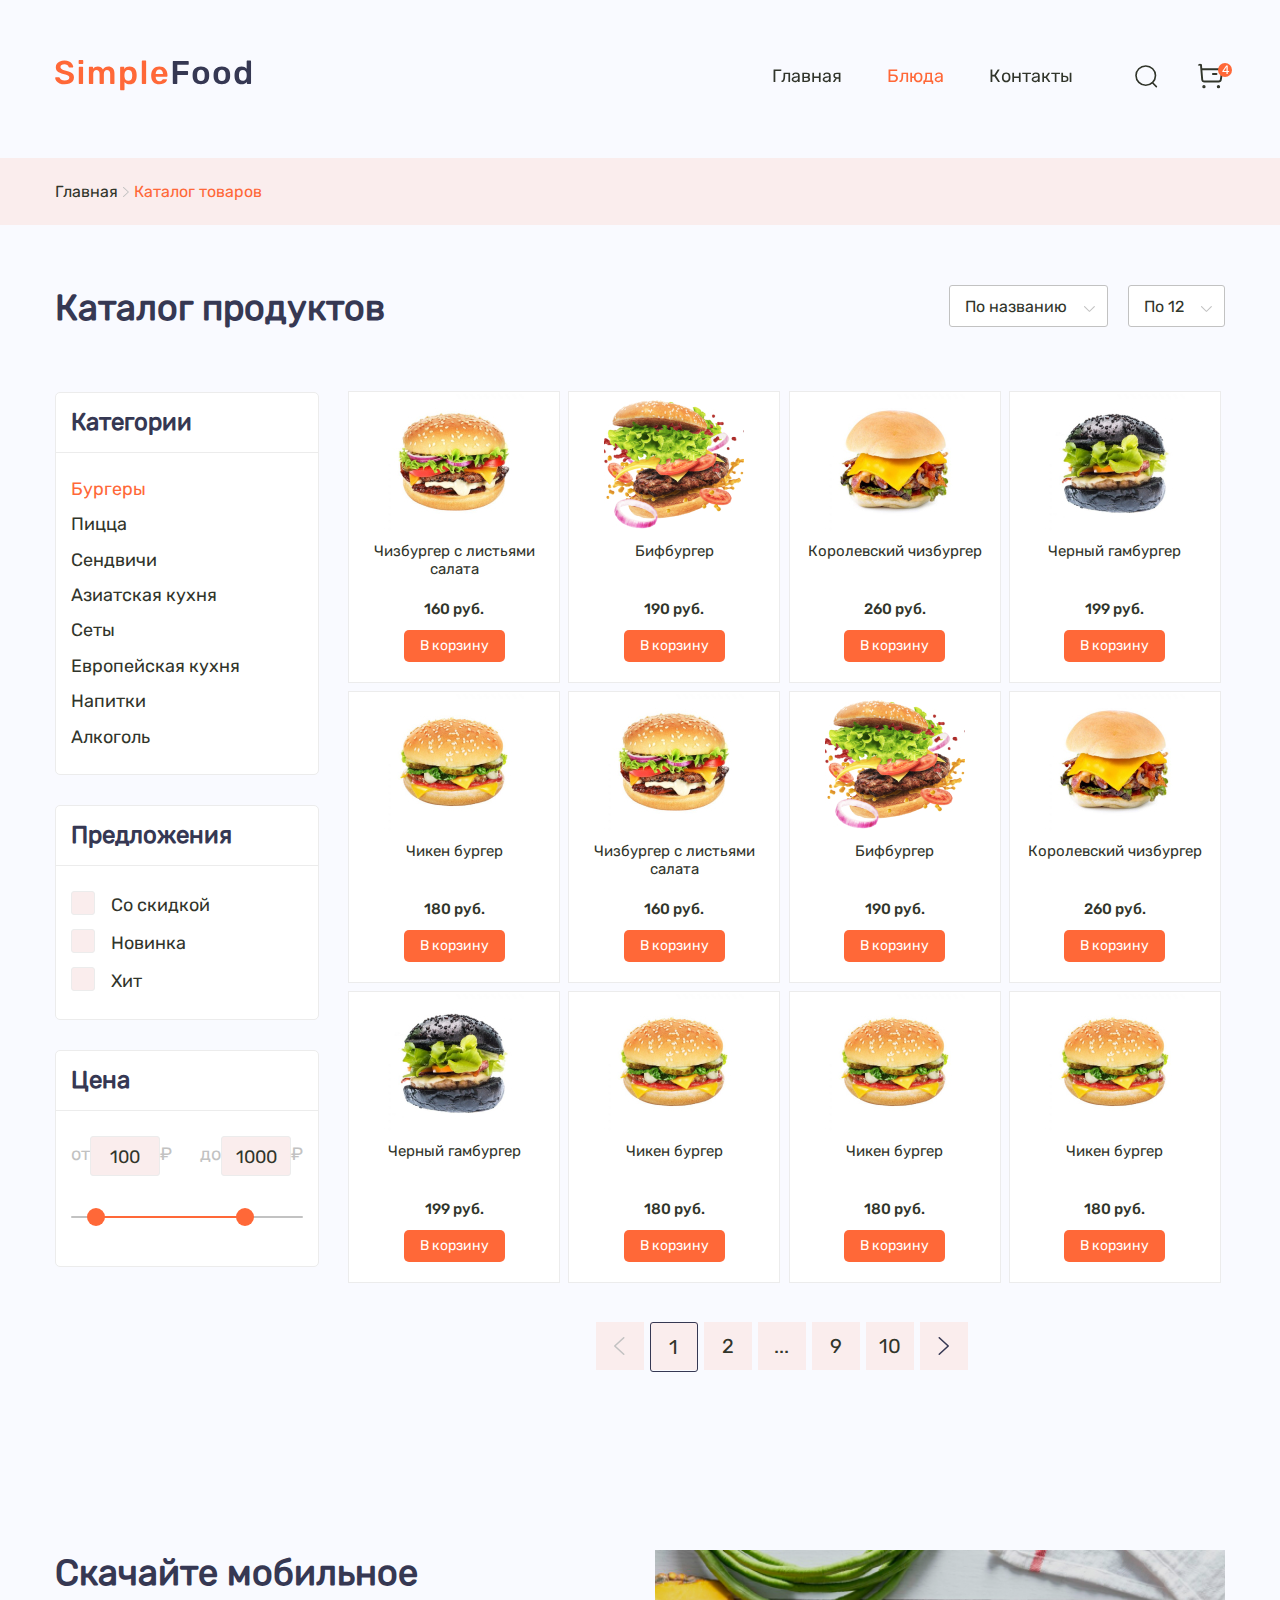
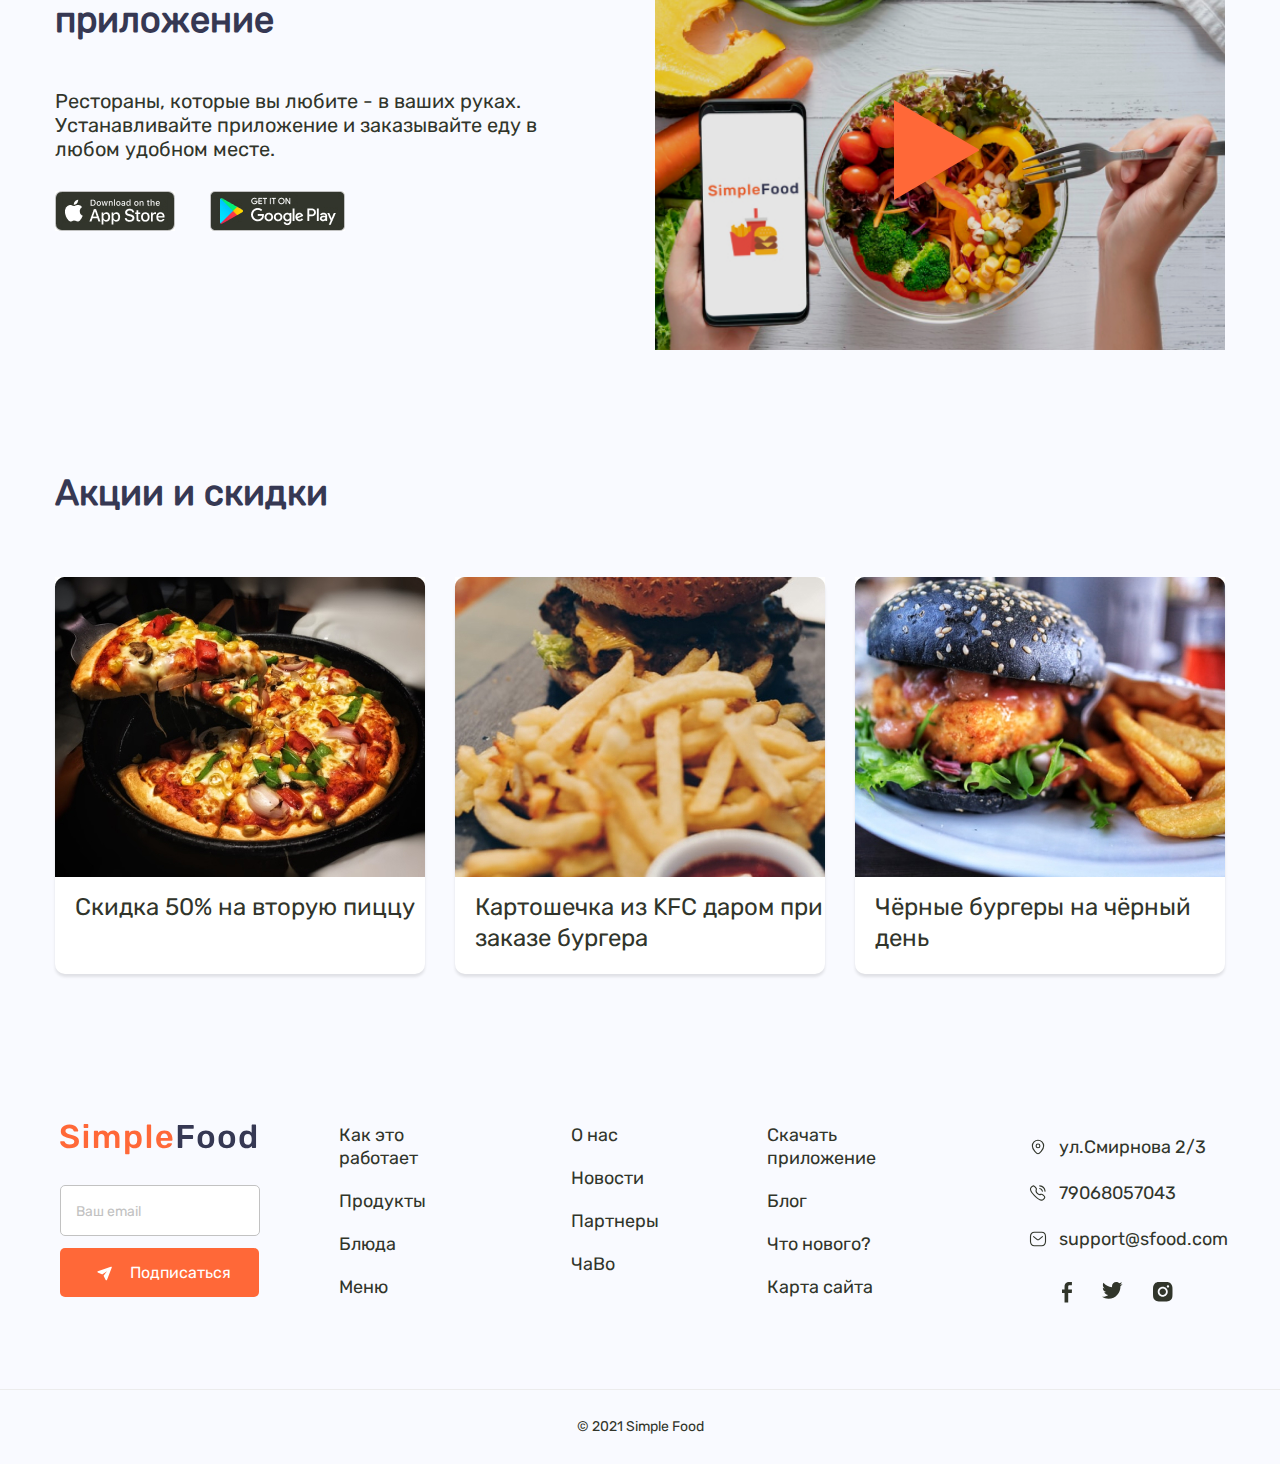
<file: docs/catalog.html>
<!DOCTYPE html>
<html lang="ru">

<head>
  <meta charset="UTF-8">
  <meta http-equiv="X-UA-Compatible" content="IE=edge">
  <meta name="viewport" content="width=device-width, initial-scale=1.0">
  <title>Catalog Simple food</title>
  <link type="Image/x-icon" sizes="16x16" href="favicon.ico" rel="icon">
  <link type="Image/x-icon" sizes="32x32" href="images/favicon.png" rel="icon">
  <link rel="stylesheet" href="css/style.min.css">
</head>

<body>

  <header class="header">
    <div class="container">
      <div class="header__inner">
        <a class="logo status" href="index.html">
          <span class="sr-only">На главную</span>
          <img class="logo__img" src="images/logo.svg" alt="logo">
        </a>
        <nav class="menu">
          <button class="menu__btn">
            <span></span>
            <span class="sr-only">Меню-навигация сайта</span>
          </button>
          <ul class="menu__list">
            <li class="menu__list-item">
              <a class="menu__list-link status" href="index.html">Главная</a>
            </li>
            <li class="menu__list-item">
              <a class="menu__list-link status" href="catalog.html">Блюда</a>
            </li>
            <li class="menu__list-item">
              <a class="menu__list-link status" href="#footer">Контакты</a>
            </li>
          </ul>
          <address class="contact contact--menu">
            <ul class="contact__list">
              <li class="contact__item">
                <a class="contact__link contact__link--location status" href="#">ул.Смирнова 2/3</a>
              </li>
              <li class="contact__item">
                <a class="contact__link contact__link--phone status" href="tel:79068057043">79068057043</a>
              </li>
              <li class="contact__item">
                <a class="contact__link contact__link--mail status"
                  href="mailto:support@sfood.com">support@sfood.com</a>
              </li>
            </ul>
            <ul class="contact__social-list--menu">
              <li class="contact__social-item">
                <a class="contact__social-link" href="#">
                  <svg width="10" height="21" viewbox="0 0 10 21" fill="none" xmlns="http://www.w3.org/2000/svg">
                    <path
                      d="M2.54678 20.5263V10.8948H0V7.42695H2.54678V4.46499C2.54678 2.13745 4.05118 0 7.51762 0C8.92113 0 9.95896 0.13455 9.95896 0.13455L9.87718 3.3729C9.87718 3.3729 8.81876 3.3626 7.66377 3.3626C6.41371 3.3626 6.21344 3.93867 6.21344 4.89481V7.42695H9.97655L9.81281 10.8948H6.21344V20.5263H2.54678Z"
                      fill="#31352B" />
                  </svg>
                </a>
              </li>
              <li class="contact__social-item">
                <a class="contact__social-link" href="#"> <svg width="21" height="17" viewbox="0 0 21 17" fill="none"
                    xmlns="http://www.w3.org/2000/svg">
                    <path
                      d="M20.5263 1.98086C19.7715 2.30648 18.95 2.54082 18.1039 2.6321C18.9824 2.11021 19.6402 1.28571 19.954 0.313295C19.1297 0.80367 18.2266 1.14753 17.2849 1.32962C16.8913 0.908848 16.4153 0.573641 15.8865 0.344888C15.3577 0.116135 14.7874 -0.00126247 14.2113 1.02382e-05C11.8802 1.02382e-05 10.0054 1.88959 10.0054 4.20839C10.0054 4.534 10.0448 4.85962 10.109 5.17291C6.61845 4.99036 3.50534 3.3228 1.43568 0.769655C1.05857 1.41378 0.86095 2.14718 0.863383 2.89358C0.863383 4.35393 1.60589 5.6416 2.73816 6.39891C2.0709 6.37263 1.41926 6.18923 0.836248 5.86362V5.91542C0.836248 7.9604 2.2818 9.6551 4.20838 10.0449C3.84664 10.1388 3.47452 10.1869 3.10078 10.1879C2.82696 10.1879 2.56795 10.1608 2.30647 10.1238C2.8393 11.7914 4.39092 13.0026 6.23856 13.042C4.79301 14.1743 2.98237 14.8403 1.01633 14.8403C0.663572 14.8403 0.337953 14.828 0 14.7885C1.86491 15.9849 4.07763 16.6756 6.46057 16.6756C14.1965 16.6756 18.4295 10.2669 18.4295 4.70422C18.4295 4.52167 18.4295 4.33913 18.4172 4.15658C19.2362 3.55715 19.954 2.81464 20.5263 1.98086Z"
                      fill="#31352B" />
                  </svg>
                </a>
              </li>
              <li class="contact__social-item">
                <a class="contact__social-link" href="#"> <svg width="20" height="20" viewbox="0 0 20 20" fill="none"
                    xmlns="http://www.w3.org/2000/svg">
                    <path
                      d="M9.74756 6.49862C7.95723 6.49862 6.49618 7.95967 6.49618 9.75C6.49618 11.5403 7.95723 13.0014 9.74756 13.0014C11.5379 13.0014 12.9989 11.5403 12.9989 9.75C12.9989 7.95967 11.5379 6.49862 9.74756 6.49862ZM19.4993 9.75C19.4993 8.40359 19.5115 7.06938 19.4359 5.72541C19.3602 4.16435 19.0041 2.77891 17.8626 1.63739C16.7186 0.493433 15.3356 0.139757 13.7746 0.0641433C12.4282 -0.0114703 11.094 0.00072551 9.75 0.00072551C8.40359 0.00072551 7.06938 -0.0114703 5.72541 0.0641433C4.16435 0.139757 2.77892 0.495872 1.63739 1.63739C0.493433 2.78135 0.139757 4.16435 0.0641433 5.72541C-0.0114703 7.07182 0.00072551 8.40603 0.00072551 9.75C0.00072551 11.094 -0.0114703 12.4306 0.0641433 13.7746C0.139757 15.3356 0.495873 16.7211 1.63739 17.8626C2.78135 19.0066 4.16435 19.3602 5.72541 19.4359C7.07182 19.5115 8.40603 19.4993 9.75 19.4993C11.0964 19.4993 12.4306 19.5115 13.7746 19.4359C15.3356 19.3602 16.7211 19.0041 17.8626 17.8626C19.0066 16.7186 19.3602 15.3356 19.4359 13.7746C19.5139 12.4306 19.4993 11.0964 19.4993 9.75ZM9.74756 14.7527C6.97913 14.7527 4.74487 12.5184 4.74487 9.75C4.74487 6.98157 6.97913 4.74731 9.74756 4.74731C12.516 4.74731 14.7503 6.98157 14.7503 9.75C14.7503 12.5184 12.516 14.7527 9.74756 14.7527ZM14.9551 5.71077C14.3088 5.71077 13.7868 5.18879 13.7868 4.54242C13.7868 3.89604 14.3088 3.37407 14.9551 3.37407C15.6015 3.37407 16.1235 3.89604 16.1235 4.54242C16.1237 4.6959 16.0936 4.84792 16.035 4.98976C15.9763 5.13159 15.8903 5.26047 15.7817 5.369C15.6732 5.47753 15.5443 5.56358 15.4025 5.62223C15.2606 5.68087 15.1086 5.71096 14.9551 5.71077Z"
                      fill="#31352B" />
                  </svg> </a></li>
            </ul>
          </address>
          <div class="user-nav">
            <a class="user-nav__link" href="#" style="background-image: url(images/icons/search.svg);"></a>
            <a class="user-nav__link" href="#" style="background-image: url(images/icons/cart.svg);">
              <span class="user-nav__num">4</span>
            </a>
          </div>

        </nav>

      </div>
    </div>
  </header>

  <main class="main">

    <section class="top">
      <div class="top__container">
        <div class="container">
          <div class="breadcrumbs">
            <ul class="breadcrumbs__list">
              <li class="breadcrumbs__item">
                <a class="breadcrumbs__link" href="#">Главная</a>
              </li>
              <li class="breadcrumbs__item">
                <span class="breadcrumbs__link" href="#">Каталог товаров</span>
              </li>
            </ul>
          </div>
        </div>
      </div>
    </section>

    <section class="catalog">
      <div class="container">
        <div class="catalog__top">
          <h2 class="catalog__title title">Каталог продуктов</h2>
          <div class="catalog__top-box">
            <button class="catalog__filter-btn"></button>
            <div class="catalog__top-selects">
              <form class="catalog__top-form" action="#">
                <select class="catalog__top-sort select-style">
                  <option value="">По названию</option>
                  <option value="">По цене</option>
                  <option value="">По популярности</option>
                </select>
                <select class="catalog__top-show select-style">
                  <option value="">По 12</option>
                  <option value="">По 10</option>
                  <option value="">По 8</option>
                  <option value="">По 6</option>
                </select>
              </form>
            </div>
          </div>
        </div>

        <div class="catalog__inner">
          <div class="catalog__filters filter">
            <div class="filter-category filter__item">
              <div class="filter-box">
                <h4 class="filter__title">Категории</h4>
              </div>
              <form class="filter-category__form" action="#">
                <label class="filter-category__label">
                  <input class="filter-category__input" type="checkbox" checked>
                  <div class="filter-category__checkbox">
                    <span class="filter-category__name">Бургеры</span>
                  </div>
                </label>
                <label class="filter-category__label">
                  <input class="filter-category__input" type="checkbox">
                  <div class="filter-category__checkbox">
                    <span class="filter-category__name">Пицца</span>
                  </div>
                </label>
                <label class="filter-category__label">
                  <input class="filter-category__input" type="checkbox">
                  <div class="filter-category__checkbox">
                    <span class="filter-category__name">Сендвичи</span>
                  </div>
                </label>
                <label class="filter-category__label">
                  <input class="filter-category__input" type="checkbox">
                  <div class="filter-category__checkbox">
                    <span class="filter-category__name">Азиатская кухня</span>
                  </div>
                </label>
                <label class="filter-category__label">
                  <input class="filter-category__input" type="checkbox">
                  <div class="filter-category__checkbox">
                    <span class="filter-category__name">Сеты</span>
                  </div>
                </label>
                <label class="filter-category__label">
                  <input class="filter-category__input" type="checkbox">
                  <div class="filter-category__checkbox">
                    <span class="filter-category__name">Европейская кухня</span>
                  </div>
                </label>
                <label class="filter-category__label">
                  <input class="filter-category__input" type="checkbox">
                  <div class="filter-category__checkbox">
                    <span class="filter-category__name">Напитки</span>
                  </div>
                </label>
                <label class="filter-category__label">
                  <input class="filter-category__input" type="checkbox">
                  <div class="filter-category__checkbox">
                    <span class="filter-category__name">Алкоголь</span>
                  </div>
                </label>

              </form>
            </div>

            <div class="filter-offer filter__item">
              <h4 class="filter__title">Предложения</h4>

              <form class="filter-offer__form" action="#">
                <div class="filter-offer__box">
                  <label class="filter-offer__label">
                    <input class="filter-offer__checkbox" type="checkbox">
                    <span class="filter-offer__fake"></span>
                    <span class="filter-offer__text">Со скидкой</span>
                  </label>
                </div>
                <div class="filter-offer__box">
                  <label class="filter-offer__label">
                    <input class="filter-offer__checkbox" type="checkbox">
                    <span class="filter-offer__fake"></span>
                    <span class="filter-offer__text">Новинка</span>
                  </label>
                </div>
                <div class="filter-offer__box">
                  <label class="filter-offer__label">
                    <input class="filter-offer__checkbox" type="checkbox">
                    <span class="filter-offer__fake"></span>
                    <span class="filter-offer__text">Хит</span>
                  </label>
                </div>
              </form>
            </div>

            <div class="filter-price filter__item">
              <h4 class="filter__title">Цена</h4>
              <form class="filter-price__form" action="#">

                <div class="filter-price__box">
                  <span class="filter-price__value">от<span class="filter-price__from">100</span>₽</span>
                  <span class="filter-price__value">до<span class="filter-price__to">1000</span>₽</span>
                </div>

                <input class="filter-price__input" type="text" data-min="0" data-max="1300" data-from="100"
                  data-to="1000">
              </form>
            </div>

          </div>
          <div class="catalog-content">
            <div class="product catalog__product">
              <article class="product__item catalog__product--item">
                <img class="product__img" src="images/product/cheese-salad.jpg" alt="Бургер">
                <h3 class="product__title">Чизбургер с листьями салата</h3>
                <div class="product__price">160 руб.</div>
                <button class="product__btn status--btn btn" type="button">В корзину</button>
              </article>
              <article class="product__item catalog__product--item">
                <img class="product__img" src="images/product/Bufrger.jpg" alt="Бургер">
                <h3 class="product__title">Бифбургер</h3>
                <div class="product__price">190 руб.</div>
                <button class="product__btn status--btn btn" type="button">В корзину</button>
              </article>
              <article class="product__item catalog__product--item">
                <img class="product__img" src="images/product/king-cheese.jpg" alt="Бургер">
                <h3 class="product__title">Королевский чизбургер</h3>
                <div class="product__price">260 руб.</div>
                <button class="product__btn status--btn btn" type="button">В корзину</button>
              </article>
              <article class="product__item catalog__product--item">
                <img class="product__img" src="images/product/black-burger.jpg" alt="Бургер">
                <h3 class="product__title">Черный гамбургер</h3>
                <div class="product__price">199 руб.</div>
                <button class="product__btn status--btn btn" type="button">В корзину</button>
              </article>
              <article class="product__item catalog__product--item">
                <img class="product__img" src="images/product/chiken-burger.jpg" alt="Бургер">
                <h3 class="product__title">Чикен бургер</h3>
                <div class="product__price">180 руб.</div>
                <button class="product__btn status--btn btn" type="button">В корзину</button>
              </article>
              <article class="product__item catalog__product--item">
                <img class="product__img" src="images/product/cheese-salad.jpg" alt="Бургер">
                <h3 class="product__title">Чизбургер с листьями салата</h3>
                <div class="product__price">160 руб.</div>
                <button class="product__btn status--btn btn" type="button">В корзину</button>
              </article>
              <article class="product__item catalog__product--item">
                <img class="product__img" src="images/product/Bufrger.jpg" alt="Бургер">
                <h3 class="product__title">Бифбургер</h3>
                <div class="product__price">190 руб.</div>
                <button class="product__btn status--btn btn" type="button">В корзину</button>
              </article>
              <article class="product__item catalog__product--item">
                <img class="product__img" src="images/product/king-cheese.jpg" alt="Бургер">
                <h3 class="product__title">Королевский чизбургер</h3>
                <div class="product__price">260 руб.</div>
                <button class="product__btn status--btn btn" type="button">В корзину</button>
              </article>
              <article class="product__item catalog__product--item">
                <img class="product__img" src="images/product/black-burger.jpg" alt="Бургер">
                <h3 class="product__title">Черный гамбургер</h3>
                <div class="product__price">199 руб.</div>
                <button class="product__btn status--btn btn" type="button">В корзину</button>
              </article>
              <article class="product__item catalog__product--item">
                <img class="product__img" src="images/product/chiken-burger.jpg" alt="Бургер">
                <h3 class="product__title">Чикен бургер</h3>
                <div class="product__price">180 руб.</div>
                <button class="product__btn status--btn btn" type="button">В корзину</button>
              </article>
              <article class="product__item catalog__product--item">
                <img class="product__img" src="images/product/chiken-burger.jpg" alt="Бургер">
                <h3 class="product__title">Чикен бургер</h3>
                <div class="product__price">180 руб.</div>
                <button class="product__btn status--btn btn" type="button">В корзину</button>
              </article>
              <article class="product__item catalog__product--item">
                <img class="product__img" src="images/product/chiken-burger.jpg" alt="Бургер">
                <h3 class="product__title">Чикен бургер</h3>
                <div class="product__price">180 руб.</div>
                <button class="product__btn status--btn btn" type="button">В корзину</button>
              </article>
            </div>
            
            <div class="pagination">
              <span class="pagination__prev pagination__arrows" href="#">
                <img class="pagination__arrows--img" src="images/icons/vector-left.svg" alt="vector-left"></span>
              <ul class="pagination__list">
                <li class="pagination__item">
                  <a class="pagination__link pagination__link--active" href="#">1</a>
                </li>
                <li class="pagination__item">
                  <a class="pagination__link" href="#">2</a>
                </li>
                <li class="pagination__item">
                  <span class="pagination__link" href="#">...</span>
                </li>
                <li class="pagination__item">
                  <a class="pagination__link" href="#">9</a>
                </li>
                <li class="pagination__item">
                  <a class="pagination__link" href="#">10</a>
                </li>
              </ul>
              <a class="pagination__next pagination__arrows" href="#">
                <img class="pagination__arrows--img" src="images/icons/vector-right.svg" alt="vector-left"></a>
            </div>
          </div>
        </div>

      </div>
    </section>

    <section class="mobile">
      <div class="container">
        <div class="mobile__inner">
          <div class="mobile__info">
            <h2 class="mobile__title title">Скачайте мобильное приложение</h2>
            <div class="mobile__text">
              <p>Рестораны, которые вы любите - в ваших руках. Устанавливайте приложение и заказывайте еду в любом
                удобном месте. </p>
            </div>
            <div>
              <a class="mobile__link logo-status status" href="#"> <img src="images/appstore.jpg" alt="appstore"></a>
              <a class="mobile__link logo-status status" href="#"> <img src="images/google.jpg" alt="appstore"></a>
            </div>
          </div>
          <a class="video" data-fancybox style="background-image: url(images/mobile-food.jpg);"
            href="https://youtu.be/l5239jBo_1E">
            <span class="sr-only">Видео о приложении</span>
          </a>
        </div>
      </div>
    </section>

    <section class="best">
      <div class="container">
        <h2 class="best__title title">Акции и скидки</h2>

        <ul class="best__list">
          <li class="best__item">
            <img class="best__item--img" src="images/restaurant/blaze.jpg" alt="пицца">
            <h4 class="best__item--title">Скидка 50% на вторую пиццу</h4>
          </li>
          <li class="best__item">
            <img class="best__item--img" src="images/restaurant/kfc.jpg" alt="пицца">
            <h4 class="best__item--title">Картошечка из KFC даром при заказе бургера</h4>
          </li>
          <li class="best__item">
            <img class="best__item--img" src="images/restaurant/burgers.jpg" alt="пицца">
            <h4 class="best__item--title">Чёрные бургеры на чёрный день </h4>
          </li>
        </ul>
      </div>
    </section>

  </main>

  <footer class="footer" id="footer">
    <div class="container">
      <div class="footer-top">
        <div class="footer-top__box footer-top__subscribe">
          <a class="footer-top__logo status" href="index.html">
            <span class="sr-only">На главную</span>
            <img class="logo__img" src="images/logo.svg" alt="logo">
          </a>
          <form class="footer-top__form" action="#">
            <input class="footer-top__form-input inp" type="email" placeholder="Ваш email" required>
            <button class="footer-top__form-btn btn status--btn" type="submit"> <svg class="footer-top__icon" width="17"
                height="16" viewbox="0 0 17 16" fill="none" xmlns="http://www.w3.org/2000/svg">
                <path
                  d="M10.318 14.3001C10.0587 14.3001 9.81931 14.1616 9.70237 13.9406L7.66079 10.0822C7.54867 9.87034 7.56793 9.61684 7.71031 9.42119L11.0059 5.20009L6.53819 8.31359C6.33115 8.44879 6.06288 8.46569 5.83864 8.36039L1.75616 6.43184C1.51128 6.31549 1.36202 6.07304 1.37715 5.81434C1.3916 5.55564 1.56838 5.32944 1.82564 5.24039L14.8951 0.690388C15.1461 0.603938 15.4288 0.660488 15.6194 0.840538C15.8092 1.01929 15.8711 1.28709 15.7783 1.52499L10.9632 13.875C10.8683 14.1181 10.6296 14.2851 10.3558 14.2988C10.3435 14.2994 10.3304 14.3001 10.318 14.3001Z"
                  fill="#fff" />
              </svg>
              Подписаться</button>
          </form>
        </div>
        <div class="footer-top__box footer-top__product">
          <ul class="footer-top__list">
            <li class="footer-top__item">
              <a class="footer-top__link status" href="#">Как это работает</a>
            </li>
            <li class="footer-top__item">
              <a class="footer-top__link status" href="#">Продукты</a>
            </li>
            <li class="footer-top__item">
              <a class="footer-top__link status" href="#">Блюда</a>
            </li>
            <li class="footer-top__item">
              <a class="footer-top__link status" href="#">Меню</a>
            </li>
          </ul>
        </div>
        <div class="footer-top__box footer-top__about">
          <ul class="footer-top__list">
            <li class="footer-top__item">
              <a class="footer-top__link status" href="#">О нас</a>
            </li>
            <li class="footer-top__item">
              <a class="footer-top__link status" href="#">Новости</a>
            </li>
            <li class="footer-top__item">
              <a class="footer-top__link status" href="#">Партнеры</a>
            </li>
            <li class="footer-top__item">
              <a class="footer-top__link status" href="#">ЧаВо</a>
            </li>
          </ul>
        </div>
        <div class="footer-top__box footer-top__download">
          <ul class="footer-top__list">
            <li class="footer-top__item">
              <a class="footer-top__link status" href="#">Скачать приложение</a>
            </li>
            <li class="footer-top__item">
              <a class="footer-top__link status" href="#">Блог</a>
            </li>
            <li class="footer-top__item">
              <a class="footer-top__link status" href="#">Что нового?</a>
            </li>
            <li class="footer-top__item">
              <a class="footer-top__link status" href="#">Карта сайта</a>
            </li>
          </ul>
        </div>

        <address class="contact">
          <ul class="contact__list">
            <li class="contact__item">
              <a class="contact__link contact__link--location status" href="#">ул.Смирнова 2/3</a>
            </li>
            <li class="contact__item">
              <a class="contact__link contact__link--phone status" href="tel:79068057043">79068057043</a>
            </li>
            <li class="contact__item">
              <a class="contact__link contact__link--mail status" href="mailto:support@sfood.com">support@sfood.com</a>
            </li>
          </ul>
          <ul class="contact__social-list">
            <li class="contact__social-item">
              <a class="contact__social-link" href="#">
                <svg width="10" height="21" viewbox="0 0 10 21" fill="none" xmlns="http://www.w3.org/2000/svg">
                  <path
                    d="M2.54678 20.5263V10.8948H0V7.42695H2.54678V4.46499C2.54678 2.13745 4.05118 0 7.51762 0C8.92113 0 9.95896 0.13455 9.95896 0.13455L9.87718 3.3729C9.87718 3.3729 8.81876 3.3626 7.66377 3.3626C6.41371 3.3626 6.21344 3.93867 6.21344 4.89481V7.42695H9.97655L9.81281 10.8948H6.21344V20.5263H2.54678Z"
                    fill="#31352B" />
                </svg>
              </a>
            </li>
            <li class="contact__social-item">
              <a class="contact__social-link" href="#"> <svg width="21" height="17" viewbox="0 0 21 17" fill="none"
                  xmlns="http://www.w3.org/2000/svg">
                  <path
                    d="M20.5263 1.98086C19.7715 2.30648 18.95 2.54082 18.1039 2.6321C18.9824 2.11021 19.6402 1.28571 19.954 0.313295C19.1297 0.80367 18.2266 1.14753 17.2849 1.32962C16.8913 0.908848 16.4153 0.573641 15.8865 0.344888C15.3577 0.116135 14.7874 -0.00126247 14.2113 1.02382e-05C11.8802 1.02382e-05 10.0054 1.88959 10.0054 4.20839C10.0054 4.534 10.0448 4.85962 10.109 5.17291C6.61845 4.99036 3.50534 3.3228 1.43568 0.769655C1.05857 1.41378 0.86095 2.14718 0.863383 2.89358C0.863383 4.35393 1.60589 5.6416 2.73816 6.39891C2.0709 6.37263 1.41926 6.18923 0.836248 5.86362V5.91542C0.836248 7.9604 2.2818 9.6551 4.20838 10.0449C3.84664 10.1388 3.47452 10.1869 3.10078 10.1879C2.82696 10.1879 2.56795 10.1608 2.30647 10.1238C2.8393 11.7914 4.39092 13.0026 6.23856 13.042C4.79301 14.1743 2.98237 14.8403 1.01633 14.8403C0.663572 14.8403 0.337953 14.828 0 14.7885C1.86491 15.9849 4.07763 16.6756 6.46057 16.6756C14.1965 16.6756 18.4295 10.2669 18.4295 4.70422C18.4295 4.52167 18.4295 4.33913 18.4172 4.15658C19.2362 3.55715 19.954 2.81464 20.5263 1.98086Z"
                    fill="#31352B" />
                </svg>
              </a>
            </li>
            <li class="contact__social-item">
              <a class="contact__social-link" href="#"> <svg width="20" height="20" viewbox="0 0 20 20" fill="none"
                  xmlns="http://www.w3.org/2000/svg">
                  <path
                    d="M9.74756 6.49862C7.95723 6.49862 6.49618 7.95967 6.49618 9.75C6.49618 11.5403 7.95723 13.0014 9.74756 13.0014C11.5379 13.0014 12.9989 11.5403 12.9989 9.75C12.9989 7.95967 11.5379 6.49862 9.74756 6.49862ZM19.4993 9.75C19.4993 8.40359 19.5115 7.06938 19.4359 5.72541C19.3602 4.16435 19.0041 2.77891 17.8626 1.63739C16.7186 0.493433 15.3356 0.139757 13.7746 0.0641433C12.4282 -0.0114703 11.094 0.00072551 9.75 0.00072551C8.40359 0.00072551 7.06938 -0.0114703 5.72541 0.0641433C4.16435 0.139757 2.77892 0.495872 1.63739 1.63739C0.493433 2.78135 0.139757 4.16435 0.0641433 5.72541C-0.0114703 7.07182 0.00072551 8.40603 0.00072551 9.75C0.00072551 11.094 -0.0114703 12.4306 0.0641433 13.7746C0.139757 15.3356 0.495873 16.7211 1.63739 17.8626C2.78135 19.0066 4.16435 19.3602 5.72541 19.4359C7.07182 19.5115 8.40603 19.4993 9.75 19.4993C11.0964 19.4993 12.4306 19.5115 13.7746 19.4359C15.3356 19.3602 16.7211 19.0041 17.8626 17.8626C19.0066 16.7186 19.3602 15.3356 19.4359 13.7746C19.5139 12.4306 19.4993 11.0964 19.4993 9.75ZM9.74756 14.7527C6.97913 14.7527 4.74487 12.5184 4.74487 9.75C4.74487 6.98157 6.97913 4.74731 9.74756 4.74731C12.516 4.74731 14.7503 6.98157 14.7503 9.75C14.7503 12.5184 12.516 14.7527 9.74756 14.7527ZM14.9551 5.71077C14.3088 5.71077 13.7868 5.18879 13.7868 4.54242C13.7868 3.89604 14.3088 3.37407 14.9551 3.37407C15.6015 3.37407 16.1235 3.89604 16.1235 4.54242C16.1237 4.6959 16.0936 4.84792 16.035 4.98976C15.9763 5.13159 15.8903 5.26047 15.7817 5.369C15.6732 5.47753 15.5443 5.56358 15.4025 5.62223C15.2606 5.68087 15.1086 5.71096 14.9551 5.71077Z"
                    fill="#31352B" />
                </svg> </a></li>
          </ul>
        </address>

      </div>

    </div>
    <div class="footer-bottom">
      <p>© 2021 Simple Food</p>
    </div>
  </footer>

  <script src="js/main.min.js"></script>
</body>

</html>
</file>
<file: docs/css/style.min.css>
@font-face{font-family:"Rubik-Light";font-weight:300;font-style:normal;src:local("Rubik-Light"),url("../fonts/Rubik-Light.woff2") format("woff2"),url("../fonts/Rubik-Light.woff") format("woff");font-display:swap}@font-face{font-family:"Rubik-Regular";font-weight:400;font-style:normal;src:local("Rubik-Regular"),url("../fonts/Rubik-Regular.woff2") format("woff2"),url("../fonts/Rubik-Regular.woff") format("woff");font-display:swap}@font-face{font-family:"Rubik-Medium";font-weight:500;font-style:normal;src:local("Rubik-Medium"),url("../fonts/Rubik-Medium.woff2") format("woff2"),url("../fonts/Rubik-Medium.woff") format("woff");font-display:swap}@font-face{font-family:"Rubik-Bold";font-weight:700;font-style:normal;src:local("Rubik-Bold"),url("../fonts/Rubik-Bold.woff2") format("woff2"),url("../fonts/Rubik-Bold.woff") format("woff");font-display:swap}.best__item--time{font-family:"Rubik-Light",sans-serif;font-weight:300}.jq-selectbox__select-text,.best__item--title,.product__title,body{font-family:"Rubik-Regular",sans-serif;font-weight:400}.product__price{font-family:"Rubik-Medium",sans-serif;font-weight:500}html{-webkit-box-sizing:border-box;box-sizing:border-box}*,*::after,*::before{-webkit-box-sizing:inherit;box-sizing:inherit}ul,ol{padding:0}body,h1,h2,h3,h4,h5,h6,p,ul,ol,li,figure,figcaption,blockquote,dl,dd{margin:0}ul{list-style:none}img{max-width:100%;display:block}input,button,textarea,select{font:inherit}a{text-decoration:none;color:inherit}button{cursor:pointer;border:none;color:inherit;background-color:transparent}address{font-style:normal}.slick-slider{position:relative;display:block;-webkit-box-sizing:border-box;box-sizing:border-box;-webkit-touch-callout:none;-webkit-user-select:none;-moz-user-select:none;-ms-user-select:none;user-select:none;-ms-touch-action:pan-y;touch-action:pan-y;-webkit-tap-highlight-color:transparent}.slick-list{position:relative;overflow:hidden;display:block;margin:0;padding:0}.slick-list:focus{outline:none}.slick-list.dragging{cursor:pointer;cursor:hand}.slick-slider .slick-track,.slick-slider .slick-list{-webkit-transform:translate3d(0, 0, 0);-ms-transform:translate3d(0, 0, 0);transform:translate3d(0, 0, 0)}.slick-track{position:relative;left:0;top:0;display:block;margin-left:auto;margin-right:auto}.slick-track:before,.slick-track:after{content:"";display:table}.slick-track:after{clear:both}.slick-loading .slick-track{visibility:hidden}.slick-slide{float:left;height:100%;min-height:1px;display:none}[dir=rtl] .slick-slide{float:right}.slick-slide img{display:block}.slick-slide.slick-loading img{display:none}.slick-slide.dragging img{pointer-events:none}.slick-initialized .slick-slide{display:block}.slick-loading .slick-slide{visibility:hidden}.slick-vertical .slick-slide{display:block;height:auto;border:1px solid transparent}.slick-arrow.slick-hidden{display:none}body.compensate-for-scrollbar{overflow:hidden}.fancybox-active{height:auto}.fancybox-is-hidden{left:-9999px;margin:0;position:absolute !important;top:-9999px;visibility:hidden}.fancybox-container{-webkit-backface-visibility:hidden;height:100%;left:0;outline:none;position:fixed;-webkit-tap-highlight-color:transparent;top:0;-ms-touch-action:manipulation;touch-action:manipulation;-webkit-transform:translateZ(0);transform:translateZ(0);width:100%;z-index:99992}.fancybox-container *{-webkit-box-sizing:border-box;box-sizing:border-box}.fancybox-outer,.fancybox-inner,.fancybox-bg,.fancybox-stage{bottom:0;left:0;position:absolute;right:0;top:0}.fancybox-outer{-webkit-overflow-scrolling:touch;overflow-y:auto}.fancybox-bg{background:rgb(30, 30, 30);opacity:0;-webkit-transition-duration:inherit;-o-transition-duration:inherit;transition-duration:inherit;-webkit-transition-property:opacity;-o-transition-property:opacity;transition-property:opacity;-webkit-transition-timing-function:cubic-bezier(0.47, 0, 0.74, 0.71);-o-transition-timing-function:cubic-bezier(0.47, 0, 0.74, 0.71);transition-timing-function:cubic-bezier(0.47, 0, 0.74, 0.71)}.fancybox-is-open .fancybox-bg{opacity:.9;-webkit-transition-timing-function:cubic-bezier(0.22, 0.61, 0.36, 1);-o-transition-timing-function:cubic-bezier(0.22, 0.61, 0.36, 1);transition-timing-function:cubic-bezier(0.22, 0.61, 0.36, 1)}.fancybox-infobar,.fancybox-toolbar,.fancybox-caption,.fancybox-navigation .fancybox-button{direction:ltr;opacity:0;position:absolute;-webkit-transition:opacity .25s ease,visibility 0s ease .25s;-o-transition:opacity .25s ease,visibility 0s ease .25s;transition:opacity .25s ease,visibility 0s ease .25s;visibility:hidden;z-index:99997}.fancybox-show-infobar .fancybox-infobar,.fancybox-show-toolbar .fancybox-toolbar,.fancybox-show-caption .fancybox-caption,.fancybox-show-nav .fancybox-navigation .fancybox-button{opacity:1;-webkit-transition:opacity .25s ease 0s,visibility 0s ease 0s;-o-transition:opacity .25s ease 0s,visibility 0s ease 0s;transition:opacity .25s ease 0s,visibility 0s ease 0s;visibility:visible}.fancybox-infobar{color:#ccc;font-size:13px;-webkit-font-smoothing:subpixel-antialiased;height:44px;left:0;line-height:44px;min-width:44px;mix-blend-mode:difference;padding:0 10px;pointer-events:none;top:0;-webkit-touch-callout:none;-webkit-user-select:none;-moz-user-select:none;-ms-user-select:none;user-select:none}.fancybox-toolbar{right:0;top:0}.fancybox-stage{direction:ltr;overflow:visible;-webkit-transform:translateZ(0);transform:translateZ(0);z-index:99994}.fancybox-is-open .fancybox-stage{overflow:hidden}.fancybox-slide{-webkit-backface-visibility:hidden;display:none;height:100%;left:0;outline:none;overflow:auto;-webkit-overflow-scrolling:touch;padding:44px;position:absolute;text-align:center;top:0;-webkit-transition-property:opacity,-webkit-transform;transition-property:opacity,-webkit-transform;-o-transition-property:transform,opacity;transition-property:transform,opacity;transition-property:transform,opacity,-webkit-transform;white-space:normal;width:100%;z-index:99994}.fancybox-slide::before{content:"";display:inline-block;font-size:0;height:100%;vertical-align:middle;width:0}.fancybox-is-sliding .fancybox-slide,.fancybox-slide--previous,.fancybox-slide--current,.fancybox-slide--next{display:block}.fancybox-slide--image{overflow:hidden;padding:44px 0}.fancybox-slide--image::before{display:none}.fancybox-slide--html{padding:6px}.fancybox-content{background:#fff;display:inline-block;margin:0;max-width:100%;overflow:auto;-webkit-overflow-scrolling:touch;padding:44px;position:relative;text-align:left;vertical-align:middle}.fancybox-slide--image .fancybox-content{-webkit-animation-timing-function:cubic-bezier(0.5, 0, 0.14, 1);animation-timing-function:cubic-bezier(0.5, 0, 0.14, 1);-webkit-backface-visibility:hidden;background:transparent;background-repeat:no-repeat;background-size:100% 100%;left:0;max-width:none;overflow:visible;padding:0;position:absolute;top:0;-ms-transform-origin:top left;-webkit-transform-origin:top left;transform-origin:top left;-webkit-transition-property:opacity,-webkit-transform;transition-property:opacity,-webkit-transform;-o-transition-property:transform,opacity;transition-property:transform,opacity;transition-property:transform,opacity,-webkit-transform;-webkit-user-select:none;-moz-user-select:none;-ms-user-select:none;user-select:none;z-index:99995}.fancybox-can-zoomOut .fancybox-content{cursor:-webkit-zoom-out;cursor:zoom-out}.fancybox-can-zoomIn .fancybox-content{cursor:-webkit-zoom-in;cursor:zoom-in}.fancybox-can-swipe .fancybox-content,.fancybox-can-pan .fancybox-content{cursor:-webkit-grab;cursor:grab}.fancybox-is-grabbing .fancybox-content{cursor:-webkit-grabbing;cursor:grabbing}.fancybox-container [data-selectable=true]{cursor:text}.fancybox-image,.fancybox-spaceball{background:transparent;border:0;height:100%;left:0;margin:0;max-height:none;max-width:none;padding:0;position:absolute;top:0;-webkit-user-select:none;-moz-user-select:none;-ms-user-select:none;user-select:none;width:100%}.fancybox-spaceball{z-index:1}.fancybox-slide--video .fancybox-content,.fancybox-slide--map .fancybox-content,.fancybox-slide--pdf .fancybox-content,.fancybox-slide--iframe .fancybox-content{height:100%;overflow:visible;padding:0;width:100%}.fancybox-slide--video .fancybox-content{background:#000}.fancybox-slide--map .fancybox-content{background:#e5e3df}.fancybox-slide--iframe .fancybox-content{background:#fff}.fancybox-video,.fancybox-iframe{background:transparent;border:0;display:block;height:100%;margin:0;overflow:hidden;padding:0;width:100%}.fancybox-iframe{left:0;position:absolute;top:0}.fancybox-error{background:#fff;cursor:default;max-width:400px;padding:40px;width:100%}.fancybox-error p{color:#444;font-size:16px;line-height:20px;margin:0;padding:0}.fancybox-button{background:rgba(30, 30, 30, 0.6);border:0;border-radius:0;-webkit-box-shadow:none;box-shadow:none;cursor:pointer;display:inline-block;height:44px;margin:0;padding:10px;position:relative;-webkit-transition:color .2s;-o-transition:color .2s;transition:color .2s;vertical-align:top;visibility:inherit;width:44px}.fancybox-button,.fancybox-button:visited,.fancybox-button:link{color:#ccc}.fancybox-button:hover{color:#fff}.fancybox-button:focus{outline:none}.fancybox-button.fancybox-focus{outline:1px dotted}.fancybox-button[disabled],.fancybox-button[disabled]:hover{color:#888;cursor:default;outline:none}.fancybox-button div{height:100%}.fancybox-button svg{display:block;height:100%;overflow:visible;position:relative;width:100%}.fancybox-button svg path{fill:currentColor;stroke-width:0}.fancybox-button--play svg:nth-child(2),.fancybox-button--fsenter svg:nth-child(2){display:none}.fancybox-button--pause svg:nth-child(1),.fancybox-button--fsexit svg:nth-child(1){display:none}.fancybox-progress{background:#ff5268;height:2px;left:0;position:absolute;right:0;top:0;-ms-transform:scaleX(0);-webkit-transform:scaleX(0);transform:scaleX(0);-ms-transform-origin:0;-webkit-transform-origin:0;transform-origin:0;-webkit-transition-property:-webkit-transform;transition-property:-webkit-transform;-o-transition-property:transform;transition-property:transform;transition-property:transform, -webkit-transform;-webkit-transition-timing-function:linear;-o-transition-timing-function:linear;transition-timing-function:linear;z-index:99998}.fancybox-close-small{background:transparent;border:0;border-radius:0;color:#ccc;cursor:pointer;opacity:.8;padding:8px;position:absolute;right:-12px;top:-44px;z-index:401}.fancybox-close-small:hover{color:#fff;opacity:1}.fancybox-slide--html .fancybox-close-small{color:currentColor;padding:10px;right:0;top:0}.fancybox-slide--image.fancybox-is-scaling .fancybox-content{overflow:hidden}.fancybox-is-scaling .fancybox-close-small,.fancybox-is-zoomable.fancybox-can-pan .fancybox-close-small{display:none}.fancybox-navigation .fancybox-button{background-clip:content-box;height:100px;opacity:0;position:absolute;top:calc(50% - 50px);width:70px}.fancybox-navigation .fancybox-button div{padding:7px}.fancybox-navigation .fancybox-button--arrow_left{left:0;left:env(safe-area-inset-left);padding:31px 26px 31px 6px}.fancybox-navigation .fancybox-button--arrow_right{padding:31px 6px 31px 26px;right:0;right:env(safe-area-inset-right)}.fancybox-caption{background:-webkit-gradient(linear, left bottom, left top, from(rgba(0, 0, 0, 0.85)), color-stop(50%, rgba(0, 0, 0, 0.3)), color-stop(65%, rgba(0, 0, 0, 0.15)), color-stop(75.5%, rgba(0, 0, 0, 0.075)), color-stop(82.85%, rgba(0, 0, 0, 0.037)), color-stop(88%, rgba(0, 0, 0, 0.019)), to(rgba(0, 0, 0, 0)));background:-o-linear-gradient(bottom, rgba(0, 0, 0, 0.85) 0%, rgba(0, 0, 0, 0.3) 50%, rgba(0, 0, 0, 0.15) 65%, rgba(0, 0, 0, 0.075) 75.5%, rgba(0, 0, 0, 0.037) 82.85%, rgba(0, 0, 0, 0.019) 88%, rgba(0, 0, 0, 0) 100%);background:linear-gradient(to top, rgba(0, 0, 0, 0.85) 0%, rgba(0, 0, 0, 0.3) 50%, rgba(0, 0, 0, 0.15) 65%, rgba(0, 0, 0, 0.075) 75.5%, rgba(0, 0, 0, 0.037) 82.85%, rgba(0, 0, 0, 0.019) 88%, rgba(0, 0, 0, 0) 100%);bottom:0;color:#eee;font-size:14px;font-weight:400;left:0;line-height:1.5;padding:75px 44px 25px 44px;pointer-events:none;right:0;text-align:center;z-index:99996}@supports(padding: 0px){.fancybox-caption{padding:75px max(44px,env(safe-area-inset-right)) max(25px,env(safe-area-inset-bottom)) max(44px,env(safe-area-inset-left))}}.fancybox-caption--separate{margin-top:-50px}.fancybox-caption__body{max-height:50vh;overflow:auto;pointer-events:all}.fancybox-caption a,.fancybox-caption a:link,.fancybox-caption a:visited{color:#ccc;text-decoration:none}.fancybox-caption a:hover{color:#fff;text-decoration:underline}.fancybox-loading{-webkit-animation:fancybox-rotate 1s linear infinite;animation:fancybox-rotate 1s linear infinite;background:transparent;border:4px solid #888;border-bottom-color:#fff;border-radius:50%;height:50px;left:50%;margin:-25px 0 0 -25px;opacity:.7;padding:0;position:absolute;top:50%;width:50px;z-index:99999}@-webkit-keyframes fancybox-rotate{100%{-webkit-transform:rotate(360deg);transform:rotate(360deg)}}@keyframes fancybox-rotate{100%{-webkit-transform:rotate(360deg);transform:rotate(360deg)}}.fancybox-animated{-webkit-transition-timing-function:cubic-bezier(0, 0, 0.25, 1);-o-transition-timing-function:cubic-bezier(0, 0, 0.25, 1);transition-timing-function:cubic-bezier(0, 0, 0.25, 1)}.fancybox-fx-slide.fancybox-slide--previous{opacity:0;-webkit-transform:translate3d(-100%, 0, 0);transform:translate3d(-100%, 0, 0)}.fancybox-fx-slide.fancybox-slide--next{opacity:0;-webkit-transform:translate3d(100%, 0, 0);transform:translate3d(100%, 0, 0)}.fancybox-fx-slide.fancybox-slide--current{opacity:1;-webkit-transform:translate3d(0, 0, 0);transform:translate3d(0, 0, 0)}.fancybox-fx-fade.fancybox-slide--previous,.fancybox-fx-fade.fancybox-slide--next{opacity:0;-webkit-transition-timing-function:cubic-bezier(0.19, 1, 0.22, 1);-o-transition-timing-function:cubic-bezier(0.19, 1, 0.22, 1);transition-timing-function:cubic-bezier(0.19, 1, 0.22, 1)}.fancybox-fx-fade.fancybox-slide--current{opacity:1}.fancybox-fx-zoom-in-out.fancybox-slide--previous{opacity:0;-webkit-transform:scale3d(1.5, 1.5, 1.5);transform:scale3d(1.5, 1.5, 1.5)}.fancybox-fx-zoom-in-out.fancybox-slide--next{opacity:0;-webkit-transform:scale3d(0.5, 0.5, 0.5);transform:scale3d(0.5, 0.5, 0.5)}.fancybox-fx-zoom-in-out.fancybox-slide--current{opacity:1;-webkit-transform:scale3d(1, 1, 1);transform:scale3d(1, 1, 1)}.fancybox-fx-rotate.fancybox-slide--previous{opacity:0;-ms-transform:rotate(-360deg);-webkit-transform:rotate(-360deg);transform:rotate(-360deg)}.fancybox-fx-rotate.fancybox-slide--next{opacity:0;-ms-transform:rotate(360deg);-webkit-transform:rotate(360deg);transform:rotate(360deg)}.fancybox-fx-rotate.fancybox-slide--current{opacity:1;-ms-transform:rotate(0deg);-webkit-transform:rotate(0deg);transform:rotate(0deg)}.fancybox-fx-circular.fancybox-slide--previous{opacity:0;-webkit-transform:scale3d(0, 0, 0) translate3d(-100%, 0, 0);transform:scale3d(0, 0, 0) translate3d(-100%, 0, 0)}.fancybox-fx-circular.fancybox-slide--next{opacity:0;-webkit-transform:scale3d(0, 0, 0) translate3d(100%, 0, 0);transform:scale3d(0, 0, 0) translate3d(100%, 0, 0)}.fancybox-fx-circular.fancybox-slide--current{opacity:1;-webkit-transform:scale3d(1, 1, 1) translate3d(0, 0, 0);transform:scale3d(1, 1, 1) translate3d(0, 0, 0)}.fancybox-fx-tube.fancybox-slide--previous{-webkit-transform:translate3d(-100%, 0, 0) scale(0.1) skew(-10deg);transform:translate3d(-100%, 0, 0) scale(0.1) skew(-10deg)}.fancybox-fx-tube.fancybox-slide--next{-webkit-transform:translate3d(100%, 0, 0) scale(0.1) skew(10deg);transform:translate3d(100%, 0, 0) scale(0.1) skew(10deg)}.fancybox-fx-tube.fancybox-slide--current{-webkit-transform:translate3d(0, 0, 0) scale(1);transform:translate3d(0, 0, 0) scale(1)}@media all and (max-height: 576px){.fancybox-slide{padding-left:6px;padding-right:6px}.fancybox-slide--image{padding:6px 0}.fancybox-close-small{right:-6px}.fancybox-slide--image .fancybox-close-small{background:#4e4e4e;color:#f2f4f6;height:36px;opacity:1;padding:6px;right:0;top:0;width:36px}.fancybox-caption{padding-left:12px;padding-right:12px}@supports(padding: 0px){.fancybox-caption{padding-left:max(12px,env(safe-area-inset-left));padding-right:max(12px,env(safe-area-inset-right))}}}.fancybox-share{background:#f4f4f4;border-radius:3px;max-width:90%;padding:30px;text-align:center}.fancybox-share h1{color:#222;font-size:35px;font-weight:700;margin:0 0 20px 0}.fancybox-share p{margin:0;padding:0}.fancybox-share__button{border:0;border-radius:3px;display:inline-block;font-size:14px;font-weight:700;line-height:40px;margin:0 5px 10px 5px;min-width:130px;padding:0 15px;text-decoration:none;-webkit-transition:all .2s;-o-transition:all .2s;transition:all .2s;-webkit-user-select:none;-moz-user-select:none;-ms-user-select:none;user-select:none;white-space:nowrap}.fancybox-share__button:visited,.fancybox-share__button:link{color:#fff}.fancybox-share__button:hover{text-decoration:none}.fancybox-share__button--fb{background:#3b5998}.fancybox-share__button--fb:hover{background:#344e86}.fancybox-share__button--pt{background:#bd081d}.fancybox-share__button--pt:hover{background:#aa0719}.fancybox-share__button--tw{background:#1da1f2}.fancybox-share__button--tw:hover{background:#0d95e8}.fancybox-share__button svg{height:25px;margin-right:7px;position:relative;top:-1px;vertical-align:middle;width:25px}.fancybox-share__button svg path{fill:#fff}.fancybox-share__input{background:transparent;border:0;border-bottom:1px solid #d7d7d7;border-radius:0;color:#5d5b5b;font-size:14px;margin:10px 0 0 0;outline:none;padding:10px 15px;width:100%}.fancybox-thumbs{background:#ddd;bottom:0;display:none;margin:0;-webkit-overflow-scrolling:touch;-ms-overflow-style:-ms-autohiding-scrollbar;padding:2px 2px 4px 2px;position:absolute;right:0;-webkit-tap-highlight-color:rgba(0, 0, 0, 0);top:0;width:212px;z-index:99995}.fancybox-thumbs-x{overflow-x:auto;overflow-y:hidden}.fancybox-show-thumbs .fancybox-thumbs{display:block}.fancybox-show-thumbs .fancybox-inner{right:212px}.fancybox-thumbs__list{font-size:0;height:100%;list-style:none;margin:0;overflow-x:hidden;overflow-y:auto;padding:0;position:absolute;position:relative;white-space:nowrap;width:100%}.fancybox-thumbs-x .fancybox-thumbs__list{overflow:hidden}.fancybox-thumbs-y .fancybox-thumbs__list::-webkit-scrollbar{width:7px}.fancybox-thumbs-y .fancybox-thumbs__list::-webkit-scrollbar-track{background:#fff;border-radius:10px;-webkit-box-shadow:inset 0 0 6px rgba(0, 0, 0, 0.3);box-shadow:inset 0 0 6px rgba(0, 0, 0, 0.3)}.fancybox-thumbs-y .fancybox-thumbs__list::-webkit-scrollbar-thumb{background:#2a2a2a;border-radius:10px}.fancybox-thumbs__list a{-webkit-backface-visibility:hidden;backface-visibility:hidden;background-color:rgba(0, 0, 0, 0.1);background-position:center center;background-repeat:no-repeat;background-size:cover;cursor:pointer;float:left;height:75px;margin:2px;max-height:calc(100% - 8px);max-width:calc(50% - 4px);outline:none;overflow:hidden;padding:0;position:relative;-webkit-tap-highlight-color:transparent;width:100px}.fancybox-thumbs__list a::before{border:6px solid #ff5268;bottom:0;content:"";left:0;opacity:0;position:absolute;right:0;top:0;-webkit-transition:all .2s cubic-bezier(0.25, 0.46, 0.45, 0.94);-o-transition:all .2s cubic-bezier(0.25, 0.46, 0.45, 0.94);transition:all .2s cubic-bezier(0.25, 0.46, 0.45, 0.94);z-index:99991}.fancybox-thumbs__list a:focus::before{opacity:.5}.fancybox-thumbs__list a.fancybox-thumbs-active::before{opacity:1}@media all and (max-width: 576px){.fancybox-thumbs{width:110px}.fancybox-show-thumbs .fancybox-inner{right:110px}.fancybox-thumbs__list a{max-width:calc(100% - 10px)}}.irs{position:relative;display:block;-webkit-touch-callout:none;-webkit-user-select:none;-moz-user-select:none;-ms-user-select:none;user-select:none;font-size:12px;font-family:Arial,sans-serif}.irs-line{position:relative;display:block;overflow:hidden;outline:none !important}.irs-bar{position:absolute;display:block;left:0;width:0}.irs-shadow{position:absolute;display:none;left:0;width:0}.irs-handle{position:absolute;display:block;-webkit-box-sizing:border-box;box-sizing:border-box;cursor:default;z-index:1}.irs-handle.type_last{z-index:2}.irs-min,.irs-max{position:absolute;display:block;cursor:default}.irs-min{left:0}.irs-max{right:0}.irs-from,.irs-to,.irs-single{position:absolute;display:block;top:0;left:0;cursor:default;white-space:nowrap}.irs-grid{position:absolute;display:none;bottom:0;left:0;width:100%;height:20px}.irs-with-grid .irs-grid{display:block}.irs-grid-pol{position:absolute;top:0;left:0;width:1px;height:8px;background:#000}.irs-grid-pol.small{height:4px}.irs-grid-text{position:absolute;bottom:0;left:0;white-space:nowrap;text-align:center;font-size:9px;line-height:9px;padding:0 3px;color:#000}.irs-disable-mask{position:absolute;display:block;top:0;left:-1%;width:102%;height:100%;cursor:default;background:rgba(0, 0, 0, 0);z-index:2}.lt-ie9 .irs-disable-mask{background:#000;filter:alpha(opacity=0);cursor:not-allowed}.irs-disabled{opacity:.4}.irs-hidden-input{position:absolute !important;display:block !important;top:0 !important;left:0 !important;width:0 !important;height:0 !important;font-size:0 !important;line-height:0 !important;padding:0 !important;margin:0 !important;overflow:hidden;outline:none !important;z-index:-9999 !important;background:none !important;border-style:solid !important;border-color:transparent !important}.irs--flat{height:40px}.irs--flat.irs-with-grid{height:60px}.irs--flat .irs-line{top:25px;height:12px;background-color:#e1e4e9;border-radius:4px}.irs--flat .irs-bar{top:25px;height:12px;background-color:#ed5565}.irs--flat .irs-bar--single{border-radius:4px 0 0 4px}.irs--flat .irs-shadow{height:1px;bottom:16px;background-color:#e1e4e9}.irs--flat .irs-handle{top:22px;width:16px;height:18px;background-color:transparent}.irs--flat .irs-handle>i:first-child{position:absolute;display:block;top:0;left:50%;width:2px;height:100%;margin-left:-1px;background-color:#da4453}.irs--flat .irs-handle.state_hover>i:first-child,.irs--flat .irs-handle:hover>i:first-child{background-color:#a43540}.irs--flat .irs-min,.irs--flat .irs-max{top:0;padding:1px 3px;color:#999;font-size:10px;line-height:1.333;text-shadow:none;background-color:#e1e4e9;border-radius:4px}.irs--flat .irs-from,.irs--flat .irs-to,.irs--flat .irs-single{color:white;font-size:10px;line-height:1.333;text-shadow:none;padding:1px 5px;background-color:#ed5565;border-radius:4px}.irs--flat .irs-from:before,.irs--flat .irs-to:before,.irs--flat .irs-single:before{position:absolute;display:block;content:"";bottom:-6px;left:50%;width:0;height:0;margin-left:-3px;overflow:hidden;border:3px solid transparent;border-top-color:#ed5565}.irs--flat .irs-grid-pol{background-color:#e1e4e9}.irs--flat .irs-grid-text{color:#999}.irs--big{height:55px}.irs--big.irs-with-grid{height:70px}.irs--big .irs-line{top:33px;height:12px;background-color:white;background:-webkit-gradient(linear, left top, left bottom, color-stop(-50%, #ddd), color-stop(150%, white));background:-o-linear-gradient(top, #ddd -50%, white 150%);background:linear-gradient(to bottom, #ddd -50%, white 150%);border:1px solid #ccc;border-radius:12px}.irs--big .irs-bar{top:33px;height:12px;background-color:#92bce0;border:1px solid #428bca;background:-webkit-gradient(linear, left top, left bottom, from(#ffffff), color-stop(30%, #428bca), to(#b9d4ec));background:-o-linear-gradient(top, #ffffff 0%, #428bca 30%, #b9d4ec 100%);background:linear-gradient(to bottom, #ffffff 0%, #428bca 30%, #b9d4ec 100%);-webkit-box-shadow:inset 0 0 1px 1px rgba(255, 255, 255, 0.5);box-shadow:inset 0 0 1px 1px rgba(255, 255, 255, 0.5)}.irs--big .irs-bar--single{border-radius:12px 0 0 12px}.irs--big .irs-shadow{height:1px;bottom:16px;background-color:rgba(66, 139, 202, 0.5)}.irs--big .irs-handle{top:25px;width:30px;height:30px;border:1px solid rgba(0, 0, 0, 0.3);background-color:#cbcfd5;background:-webkit-gradient(linear, left top, left bottom, from(white), color-stop(30%, #B4B9BE), to(white));background:-o-linear-gradient(top, white 0%, #B4B9BE 30%, white 100%);background:linear-gradient(to bottom, white 0%, #B4B9BE 30%, white 100%);-webkit-box-shadow:1px 1px 2px rgba(0, 0, 0, 0.2),inset 0 0 3px 1px white;box-shadow:1px 1px 2px rgba(0, 0, 0, 0.2),inset 0 0 3px 1px white;border-radius:30px}.irs--big .irs-handle.state_hover,.irs--big .irs-handle:hover{border-color:rgba(0, 0, 0, 0.45);background-color:#939ba7;background:-webkit-gradient(linear, left top, left bottom, from(white), color-stop(30%, #919BA5), to(white));background:-o-linear-gradient(top, white 0%, #919BA5 30%, white 100%);background:linear-gradient(to bottom, white 0%, #919BA5 30%, white 100%)}.irs--big .irs-min,.irs--big .irs-max{top:0;padding:1px 5px;color:white;text-shadow:none;background-color:#9f9f9f;border-radius:3px}.irs--big .irs-from,.irs--big .irs-to,.irs--big .irs-single{color:white;text-shadow:none;padding:1px 5px;background-color:#428bca;background:-webkit-gradient(linear, left top, left bottom, from(#428bca), to(#3071a9));background:-o-linear-gradient(top, #428bca 0%, #3071a9 100%);background:linear-gradient(to bottom, #428bca 0%, #3071a9 100%);border-radius:3px}.irs--big .irs-grid-pol{background-color:#428bca}.irs--big .irs-grid-text{color:#428bca}.irs--modern{height:55px}.irs--modern.irs-with-grid{height:55px}.irs--modern .irs-line{top:25px;height:5px;background-color:#d1d6e0;background:-webkit-gradient(linear, left top, left bottom, from(#e0e4ea), to(#d1d6e0));background:-o-linear-gradient(top, #e0e4ea 0%, #d1d6e0 100%);background:linear-gradient(to bottom, #e0e4ea 0%, #d1d6e0 100%);border:1px solid #a3adc1;border-bottom-width:0;border-radius:5px}.irs--modern .irs-bar{top:25px;height:5px;background:#20b426;background:-webkit-gradient(linear, left top, left bottom, from(#20b426), to(#18891d));background:-o-linear-gradient(top, #20b426 0%, #18891d 100%);background:linear-gradient(to bottom, #20b426 0%, #18891d 100%)}.irs--modern .irs-bar--single{border-radius:5px 0 0 5px}.irs--modern .irs-shadow{height:1px;bottom:21px;background-color:rgba(209, 214, 224, 0.5)}.irs--modern .irs-handle{top:37px;width:12px;height:13px;border:1px solid #a3adc1;border-top-width:0;-webkit-box-shadow:1px 1px 1px rgba(0, 0, 0, 0.1);box-shadow:1px 1px 1px rgba(0, 0, 0, 0.1);border-radius:0 0 3px 3px}.irs--modern .irs-handle>i:nth-child(1){position:absolute;display:block;top:-4px;left:1px;width:6px;height:6px;border:1px solid #a3adc1;background:white;-webkit-transform:rotate(45deg);-ms-transform:rotate(45deg);transform:rotate(45deg)}.irs--modern .irs-handle>i:nth-child(2){position:absolute;display:block;-webkit-box-sizing:border-box;box-sizing:border-box;top:0;left:0;width:10px;height:12px;background:#e9e6e6;background:-webkit-gradient(linear, left top, left bottom, from(white), to(#e9e6e6));background:-o-linear-gradient(top, white 0%, #e9e6e6 100%);background:linear-gradient(to bottom, white 0%, #e9e6e6 100%);border-radius:0 0 3px 3px}.irs--modern .irs-handle>i:nth-child(3){position:absolute;display:block;-webkit-box-sizing:border-box;box-sizing:border-box;top:3px;left:3px;width:4px;height:5px;border-left:1px solid #a3adc1;border-right:1px solid #a3adc1}.irs--modern .irs-handle.state_hover,.irs--modern .irs-handle:hover{border-color:#7685a2;background:#c3c7cd;background:-webkit-gradient(linear, left top, left bottom, from(#ffffff), color-stop(30%, #919ba5), to(#ffffff));background:-o-linear-gradient(top, #ffffff 0%, #919ba5 30%, #ffffff 100%);background:linear-gradient(to bottom, #ffffff 0%, #919ba5 30%, #ffffff 100%)}.irs--modern .irs-handle.state_hover>i:nth-child(1),.irs--modern .irs-handle:hover>i:nth-child(1){border-color:#7685a2}.irs--modern .irs-handle.state_hover>i:nth-child(3),.irs--modern .irs-handle:hover>i:nth-child(3){border-color:#48536a}.irs--modern .irs-min,.irs--modern .irs-max{top:0;font-size:10px;line-height:1.333;text-shadow:none;padding:1px 5px;color:white;background-color:#d1d6e0;border-radius:5px}.irs--modern .irs-from,.irs--modern .irs-to,.irs--modern .irs-single{font-size:10px;line-height:1.333;text-shadow:none;padding:1px 5px;background-color:#20b426;color:white;border-radius:5px}.irs--modern .irs-from:before,.irs--modern .irs-to:before,.irs--modern .irs-single:before{position:absolute;display:block;content:"";bottom:-6px;left:50%;width:0;height:0;margin-left:-3px;overflow:hidden;border:3px solid transparent;border-top-color:#20b426}.irs--modern .irs-grid{height:25px}.irs--modern .irs-grid-pol{background-color:#dedede}.irs--modern .irs-grid-text{color:silver;font-size:13px}.irs--sharp{height:50px;font-size:12px;line-height:1}.irs--sharp.irs-with-grid{height:57px}.irs--sharp .irs-line{top:30px;height:2px;background-color:black;border-radius:2px}.irs--sharp .irs-bar{top:30px;height:2px;background-color:#ee22fa}.irs--sharp .irs-bar--single{border-radius:2px 0 0 2px}.irs--sharp .irs-shadow{height:1px;bottom:21px;background-color:rgba(0, 0, 0, 0.5)}.irs--sharp .irs-handle{top:25px;width:10px;height:10px;background-color:#a804b2}.irs--sharp .irs-handle>i:first-child{position:absolute;display:block;top:100%;left:0;width:0;height:0;border:5px solid transparent;border-top-color:#a804b2}.irs--sharp .irs-handle.state_hover,.irs--sharp .irs-handle:hover{background-color:black}.irs--sharp .irs-handle.state_hover>i:first-child,.irs--sharp .irs-handle:hover>i:first-child{border-top-color:black}.irs--sharp .irs-min,.irs--sharp .irs-max{color:white;font-size:14px;line-height:1;top:0;padding:3px 4px;opacity:.4;background-color:#a804b2;border-radius:2px}.irs--sharp .irs-from,.irs--sharp .irs-to,.irs--sharp .irs-single{font-size:14px;line-height:1;text-shadow:none;padding:3px 4px;background-color:#a804b2;color:white;border-radius:2px}.irs--sharp .irs-from:before,.irs--sharp .irs-to:before,.irs--sharp .irs-single:before{position:absolute;display:block;content:"";bottom:-6px;left:50%;width:0;height:0;margin-left:-3px;overflow:hidden;border:3px solid transparent;border-top-color:#a804b2}.irs--sharp .irs-grid{height:25px}.irs--sharp .irs-grid-pol{background-color:#dedede}.irs--sharp .irs-grid-text{color:silver;font-size:13px}.irs--round{height:50px}.irs--round.irs-with-grid{height:65px}.irs--round .irs-line{top:36px;height:4px;background-color:#dee4ec;border-radius:4px}.irs--round .irs-bar{top:36px;height:4px;background-color:#006cfa}.irs--round .irs-bar--single{border-radius:4px 0 0 4px}.irs--round .irs-shadow{height:4px;bottom:21px;background-color:rgba(222, 228, 236, 0.5)}.irs--round .irs-handle{top:26px;width:24px;height:24px;border:4px solid #006cfa;background-color:white;border-radius:24px;-webkit-box-shadow:0 1px 3px rgba(0, 0, 255, 0.3);box-shadow:0 1px 3px rgba(0, 0, 255, 0.3)}.irs--round .irs-handle.state_hover,.irs--round .irs-handle:hover{background-color:#f0f6ff}.irs--round .irs-min,.irs--round .irs-max{color:#333;font-size:14px;line-height:1;top:0;padding:3px 5px;background-color:rgba(0, 0, 0, 0.1);border-radius:4px}.irs--round .irs-from,.irs--round .irs-to,.irs--round .irs-single{font-size:14px;line-height:1;text-shadow:none;padding:3px 5px;background-color:#006cfa;color:white;border-radius:4px}.irs--round .irs-from:before,.irs--round .irs-to:before,.irs--round .irs-single:before{position:absolute;display:block;content:"";bottom:-6px;left:50%;width:0;height:0;margin-left:-3px;overflow:hidden;border:3px solid transparent;border-top-color:#006cfa}.irs--round .irs-grid{height:25px}.irs--round .irs-grid-pol{background-color:#dedede}.irs--round .irs-grid-text{color:silver;font-size:13px}.irs--square{height:50px}.irs--square.irs-with-grid{height:60px}.irs--square .irs-line{top:31px;height:4px;background-color:#dedede}.irs--square .irs-bar{top:31px;height:4px;background-color:black}.irs--square .irs-shadow{height:2px;bottom:21px;background-color:#dedede}.irs--square .irs-handle{top:25px;width:16px;height:16px;border:3px solid black;background-color:white;-webkit-transform:rotate(45deg);-ms-transform:rotate(45deg);transform:rotate(45deg)}.irs--square .irs-handle.state_hover,.irs--square .irs-handle:hover{background-color:#f0f6ff}.irs--square .irs-min,.irs--square .irs-max{color:#333;font-size:14px;line-height:1;top:0;padding:3px 5px;background-color:rgba(0, 0, 0, 0.1)}.irs--square .irs-from,.irs--square .irs-to,.irs--square .irs-single{font-size:14px;line-height:1;text-shadow:none;padding:3px 5px;background-color:black;color:white}.irs--square .irs-grid{height:25px}.irs--square .irs-grid-pol{background-color:#dedede}.irs--square .irs-grid-text{color:silver;font-size:11px}.jq-checkbox,.jq-radio{position:relative;display:inline-block;overflow:hidden;-webkit-user-select:none;-moz-user-select:none;-ms-user-select:none;user-select:none}.jq-checkbox input,.jq-radio input{position:absolute;z-index:-1;margin:0;padding:0;opacity:0}.jq-file{position:relative;display:inline-block;overflow:hidden}.jq-file input{position:absolute;top:0;right:0;height:auto;margin:0;padding:0;opacity:0;font-size:100px;line-height:1em}.jq-file__name{overflow:hidden;white-space:nowrap;-o-text-overflow:ellipsis;text-overflow:ellipsis}.jq-selectbox,.jq-select-multiple{position:relative;display:inline-block}.jq-selectbox select,.jq-select-multiple select{position:absolute;top:0;left:0;width:100%;height:100%;margin:0;padding:0;opacity:0}.jq-selectbox li,.jq-select-multiple li{-webkit-user-select:none;-moz-user-select:none;-ms-user-select:none;user-select:none;white-space:nowrap}.jq-selectbox{z-index:10}.jq-selectbox__select{position:relative}.jq-selectbox__select-text{overflow:hidden;-webkit-user-select:none;-moz-user-select:none;-ms-user-select:none;user-select:none;white-space:nowrap;-o-text-overflow:ellipsis;text-overflow:ellipsis}.jq-selectbox__dropdown{position:absolute}.jq-selectbox__search input{-webkit-appearance:textfield}.jq-selectbox__search input::-webkit-search-cancel-button,.jq-selectbox__search input::-webkit-search-decoration{-webkit-appearance:none}.jq-selectbox__dropdown ul{position:relative;overflow:auto;overflow-x:hidden;list-style:none;-webkit-overflow-scrolling:touch}.jq-select-multiple ul{position:relative;overflow-x:hidden;-webkit-overflow-scrolling:touch}.jq-number{display:inline-block}.jq-number__field input{-moz-appearance:textfield;text-align:left}.jq-number__field input::-webkit-inner-spin-button,.jq-number__field input::-webkit-outer-spin-button{margin:0;-webkit-appearance:none}.jq-checkbox,.jq-radio{vertical-align:-4px;width:16px;height:16px;margin:0 4px 0 0;border:1px solid #c3c3c3;background:-webkit-gradient(linear, left top, left bottom, from(#FFF), to(#E6E6E6));background:-o-linear-gradient(#FFF, #E6E6E6);background:linear-gradient(#FFF, #E6E6E6);-webkit-box-shadow:0 1px 1px rgba(0, 0, 0, 0.05),inset -1px -1px #fff,inset 1px -1px #fff;box-shadow:0 1px 1px rgba(0, 0, 0, 0.05),inset -1px -1px #fff,inset 1px -1px #fff;cursor:pointer}.jq-checkbox.focused,.jq-radio.focused{border:1px solid #08c}.jq-checkbox.disabled,.jq-radio.disabled{opacity:.55}.jq-checkbox{border-radius:3px}.jq-checkbox.checked .jq-checkbox__div{width:8px;height:4px;margin:3px 0 0 3px;border-bottom:2px solid #666;border-left:2px solid #666;-webkit-transform:rotate(-50deg);-ms-transform:rotate(-50deg);transform:rotate(-50deg)}.jq-radio{border-radius:50%}.jq-radio.checked .jq-radio__div{width:10px;height:10px;margin:3px 0 0 3px;border-radius:50%;background:#777;-webkit-box-shadow:inset 1px 1px 1px rgba(0, 0, 0, 0.7);box-shadow:inset 1px 1px 1px rgba(0, 0, 0, 0.7)}.jq-file{width:270px;border-radius:4px;-webkit-box-shadow:0 1px 2px rgba(0, 0, 0, 0.1);box-shadow:0 1px 2px rgba(0, 0, 0, 0.1)}.jq-file input{cursor:pointer}.jq-file__name{-webkit-box-sizing:border-box;box-sizing:border-box;width:100%;height:34px;padding:0 80px 0 10px;border:1px solid #ccc;border-bottom-color:#b3b3b3;border-radius:4px;background:#fff;-webkit-box-shadow:inset 1px 1px #f1f1f1;box-shadow:inset 1px 1px #f1f1f1;font:14px/32px Arial,sans-serif;color:#333}.jq-file__browse{position:absolute;top:1px;right:1px;padding:0 10px;border-left:1px solid #ccc;border-radius:0 4px 4px 0;background:-webkit-gradient(linear, left top, left bottom, from(#FFF), to(#E6E6E6));background:-o-linear-gradient(#FFF, #E6E6E6);background:linear-gradient(#FFF, #E6E6E6);-webkit-box-shadow:inset 1px -1px #f1f1f1,inset -1px 0 #f1f1f1,0 1px 2px rgba(0, 0, 0, 0.1);box-shadow:inset 1px -1px #f1f1f1,inset -1px 0 #f1f1f1,0 1px 2px rgba(0, 0, 0, 0.1);font:14px/32px Arial,sans-serif;color:#333;text-shadow:1px 1px #fff}.jq-file:hover .jq-file__browse{background:-webkit-gradient(linear, left top, left bottom, from(#F6F6F6), to(#E6E6E6));background:-o-linear-gradient(#F6F6F6, #E6E6E6);background:linear-gradient(#F6F6F6, #E6E6E6)}.jq-file:active .jq-file__browse{background:#f5f5f5;-webkit-box-shadow:inset 1px 1px 3px #ddd;box-shadow:inset 1px 1px 3px #ddd}.jq-file.focused .jq-file__name{border:1px solid #5794bf}.jq-file.disabled,.jq-file.disabled .jq-file__name,.jq-file.disabled .jq-file__browse{border-color:#ccc;background:#f5f5f5;-webkit-box-shadow:none;box-shadow:none;color:#888}.jq-number{position:relative;vertical-align:middle;padding:0 36px 0 0}.jq-number__field{width:100px;border:1px solid #ccc;border-bottom-color:#b3b3b3;border-radius:4px;-webkit-box-shadow:inset 1px 1px #f1f1f1,0 1px 2px rgba(0, 0, 0, 0.1);box-shadow:inset 1px 1px #f1f1f1,0 1px 2px rgba(0, 0, 0, 0.1)}.jq-number__field:hover{border-color:#b3b3b3}.jq-number__field input{-webkit-box-sizing:border-box;box-sizing:border-box;width:100%;padding:8px 9px;border:none;outline:none;background:none;font:14px Arial,sans-serif;color:#333}.jq-number__spin{position:absolute;top:0;right:0;width:32px;height:14px;border:1px solid #ccc;border-bottom-color:#b3b3b3;border-radius:4px;background:-webkit-gradient(linear, left top, left bottom, from(#FFF), to(#E6E6E6));background:-o-linear-gradient(#FFF, #E6E6E6);background:linear-gradient(#FFF, #E6E6E6);-webkit-box-shadow:0 1px 2px rgba(0, 0, 0, 0.1);box-shadow:0 1px 2px rgba(0, 0, 0, 0.1);-webkit-box-shadow:inset 1px -1px #f1f1f1,inset -1px 0 #f1f1f1,0 1px 2px rgba(0, 0, 0, 0.1);box-shadow:inset 1px -1px #f1f1f1,inset -1px 0 #f1f1f1,0 1px 2px rgba(0, 0, 0, 0.1);-webkit-user-select:none;-moz-user-select:none;-ms-user-select:none;user-select:none;text-shadow:1px 1px #fff;cursor:pointer}.jq-number__spin.minus{top:auto;bottom:0}.jq-number__spin:hover{background:-webkit-gradient(linear, left top, left bottom, from(#F6F6F6), to(#E6E6E6));background:-o-linear-gradient(#F6F6F6, #E6E6E6);background:linear-gradient(#F6F6F6, #E6E6E6)}.jq-number__spin:active{background:#f5f5f5;-webkit-box-shadow:inset 1px 1px 3px #ddd;box-shadow:inset 1px 1px 3px #ddd}.jq-number__spin:after{content:"";position:absolute;top:4px;left:11px;width:0;height:0;border-right:5px solid transparent;border-bottom:5px solid #999;border-left:5px solid transparent}.jq-number__spin.minus:after{top:5px;border-top:5px solid #999;border-right:5px solid transparent;border-bottom:none;border-left:5px solid transparent}.jq-number__spin.minus:hover:after{border-top-color:#000}.jq-number__spin.plus:hover:after{border-bottom-color:#000}.jq-number.focused .jq-number__field{border:1px solid #5794bf}.jq-number.disabled .jq-number__field,.jq-number.disabled .jq-number__spin{border-color:#ccc;background:#f5f5f5;-webkit-box-shadow:none;box-shadow:none;color:#888}.jq-number.disabled .jq-number__spin:after{border-bottom-color:#aaa}.jq-number.disabled .jq-number__spin.minus:after{border-top-color:#aaa}.jq-selectbox{vertical-align:middle;cursor:pointer}.jq-selectbox__select{height:32px;padding:0 45px 0 10px;border:1px solid #ccc;border-bottom-color:#b3b3b3;border-radius:4px;background:-webkit-gradient(linear, left top, left bottom, from(#FFF), to(#E6E6E6));background:-o-linear-gradient(#FFF, #E6E6E6);background:linear-gradient(#FFF, #E6E6E6);-webkit-box-shadow:inset 1px -1px #f1f1f1,inset -1px 0 #f1f1f1,0 1px 2px rgba(0, 0, 0, 0.1);box-shadow:inset 1px -1px #f1f1f1,inset -1px 0 #f1f1f1,0 1px 2px rgba(0, 0, 0, 0.1);font:14px/32px Arial,sans-serif;color:#333;text-shadow:1px 1px #fff}.jq-selectbox__select:hover{background:-webkit-gradient(linear, left top, left bottom, from(#F6F6F6), to(#E6E6E6));background:-o-linear-gradient(#F6F6F6, #E6E6E6);background:linear-gradient(#F6F6F6, #E6E6E6)}.jq-selectbox__select:active{background:#f5f5f5;-webkit-box-shadow:inset 1px 1px 3px #ddd;box-shadow:inset 1px 1px 3px #ddd}.jq-selectbox.focused .jq-selectbox__select{border:1px solid #5794bf}.jq-selectbox.disabled .jq-selectbox__select{border-color:#ccc;background:#f5f5f5;-webkit-box-shadow:none;box-shadow:none;color:#888}.jq-selectbox__select-text{display:block;width:100%}.jq-selectbox .placeholder{color:#888}.jq-selectbox__trigger{position:absolute;top:0;right:0;width:34px;height:100%;border-left:1px solid #ccc}.jq-selectbox__trigger-arrow{position:absolute;top:14px;right:12px;width:0;height:0;border-top:5px solid #999;border-right:5px solid transparent;border-left:5px solid transparent}.jq-selectbox:hover .jq-selectbox__trigger-arrow{border-top-color:#000}.jq-selectbox.disabled .jq-selectbox__trigger-arrow{border-top-color:#aaa}.jq-selectbox__dropdown{-webkit-box-sizing:border-box;box-sizing:border-box;width:100%;margin:2px 0 0;padding:0;border:1px solid #ccc;border-radius:4px;background:#fff;-webkit-box-shadow:0 2px 10px rgba(0, 0, 0, 0.2);box-shadow:0 2px 10px rgba(0, 0, 0, 0.2);font:14px/18px Arial,sans-serif}.jq-selectbox__search{margin:5px}.jq-selectbox__search input{-webkit-box-sizing:border-box;box-sizing:border-box;width:100%;margin:0;padding:5px 27px 6px 8px;border:1px solid #ccc;border-radius:3px;outline:none;background:url("[data-uri]") no-repeat 100% 50%;-webkit-box-shadow:inset 1px 1px #f1f1f1;box-shadow:inset 1px 1px #f1f1f1;color:#333}.jq-selectbox__not-found{margin:5px;padding:5px 8px 6px;background:#f0f0f0;font-size:13px}.jq-selectbox ul{margin:0;padding:0}.jq-selectbox li{min-height:18px;padding:5px 10px 6px;color:#231f20}.jq-selectbox li.selected{background-color:#a3abb1;color:#fff}.jq-selectbox li:hover{background-color:#08c;color:#fff}.jq-selectbox li.disabled{color:#aaa}.jq-selectbox li.disabled:hover{background:none}.jq-selectbox li.optgroup{font-weight:bold}.jq-selectbox li.optgroup:hover{background:none;color:#231f20;cursor:default}.jq-selectbox li.option{padding-left:25px}.jq-select-multiple{-webkit-box-sizing:border-box;box-sizing:border-box;padding:1px;border:1px solid #ccc;border-bottom-color:#b3b3b3;border-radius:4px;background:#fff;-webkit-box-shadow:inset 1px 1px #f1f1f1,0 1px 2px rgba(0, 0, 0, 0.1);box-shadow:inset 1px 1px #f1f1f1,0 1px 2px rgba(0, 0, 0, 0.1);font:14px/18px Arial,sans-serif;color:#333;cursor:default}.jq-select-multiple.focused{border:1px solid #5794bf}.jq-select-multiple.disabled{border-color:#ccc;background:#f5f5f5;-webkit-box-shadow:none;box-shadow:none;color:#888}.jq-select-multiple ul{margin:0;padding:0}.jq-select-multiple li{padding:3px 9px 4px;list-style:none}.jq-select-multiple li:first-child{border-radius:3px 3px 0 0}.jq-select-multiple li:last-child{border-radius:0 0 3px 3px}.jq-select-multiple li.selected{background:#08c;color:#fff}.jq-select-multiple li.disabled{color:#aaa}.jq-select-multiple li.optgroup{font-weight:bold}.jq-select-multiple li.option{padding-left:25px}.jq-select-multiple.disabled li.selected,.jq-select-multiple li.selected.disabled{background:#ccc;color:#fff}input[type=email].styler,input[type=password].styler,input[type=search].styler,input[type=tel].styler,input[type=text].styler,input[type=url].styler,textarea.styler{padding:8px 9px;border:1px solid #ccc;border-bottom-color:#b3b3b3;border-radius:4px;-webkit-box-shadow:inset 1px 1px #f1f1f1,0 1px 2px rgba(0, 0, 0, 0.1);box-shadow:inset 1px 1px #f1f1f1,0 1px 2px rgba(0, 0, 0, 0.1);font:14px Arial,sans-serif;color:#333}input[type=search].styler{-webkit-appearance:none;-moz-appearance:none;appearance:none}textarea.styler{overflow:auto}input[type=email].styler:hover,input[type=password].styler:hover,input[type=search].styler:hover,input[type=tel].styler:hover,input[type=text].styler:hover,input[type=url].styler:hover,textarea.styler:hover{border-color:#b3b3b3}input[type=email].styler:hover:focus,input[type=password].styler:hover:focus,input[type=search].styler:hover:focus,input[type=tel].styler:hover:focus,input[type=text].styler:hover:focus,input[type=url].styler:hover:focus,textarea.styler:hover:focus{border-color:#ccc;border-top-color:#b3b3b3;outline:none;-webkit-box-shadow:inset 0 1px 2px rgba(0, 0, 0, 0.1);box-shadow:inset 0 1px 2px rgba(0, 0, 0, 0.1)}button.styler,input[type=button].styler,input[type=submit].styler,input[type=reset].styler{overflow:visible;padding:8px 11px;border:1px solid #ccc;border-bottom-color:#b3b3b3;border-radius:4px;outline:none;background:-webkit-gradient(linear, left top, left bottom, from(#FFF), to(#E6E6E6));background:-o-linear-gradient(#FFF, #E6E6E6);background:linear-gradient(#FFF, #E6E6E6);-webkit-box-shadow:inset 1px -1px #f1f1f1,inset -1px 0 #f1f1f1,0 1px 2px rgba(0, 0, 0, 0.1);box-shadow:inset 1px -1px #f1f1f1,inset -1px 0 #f1f1f1,0 1px 2px rgba(0, 0, 0, 0.1);font:14px Arial,sans-serif;color:#333;text-shadow:1px 1px #fff;cursor:pointer}button.styler.styler::-moz-focus-inner,input[type=button].styler.styler::-moz-focus-inner,input[type=submit].styler.styler::-moz-focus-inner,input[type=reset].styler.styler::-moz-focus-inner{padding:0;border:0}button.styler:not([disabled]):hover,input[type=button].styler:not([disabled]):hover,input[type=submit].styler:not([disabled]):hover,input[type=reset].styler:not([disabled]):hover,input[type=reset].styler:hover{background:-webkit-gradient(linear, left top, left bottom, from(#F6F6F6), to(#E6E6E6));background:-o-linear-gradient(#F6F6F6, #E6E6E6);background:linear-gradient(#F6F6F6, #E6E6E6)}button.styler:active,input[type=button].styler:active,input[type=submit].styler:active,input[type=reset].styler:active{background:#f5f5f5;-webkit-box-shadow:inset 1px 1px 3px #ddd;box-shadow:inset 1px 1px 3px #ddd}button.styler[disabled],input[type=button].styler[disabled],input[type=submit].styler[disabled]{border-color:#ccc;background:#f5f5f5;-webkit-box-shadow:none;box-shadow:none;color:#888}.sr-only{position:absolute;width:1px;height:1px;margin:-1px;border:0;padding:0;white-space:nowrap;-webkit-clip-path:inset(100%);clip-path:inset(100%);clip:rect(0 0 0 0);overflow:hidden}html,body{height:100%}body{font-size:20px;color:#31352b;background-color:#f9faff;display:-webkit-box;display:-ms-flexbox;display:flex;-webkit-box-orient:vertical;-webkit-box-direction:normal;-ms-flex-direction:column;flex-direction:column}.main{-webkit-box-flex:1;-ms-flex-positive:1;flex-grow:1}.container{max-width:1200px;margin:0 auto;padding:0 15px}.container--big{max-width:1300px}.title{text-align:center;font-size:36px;line-height:1.3;color:#363853;margin-bottom:60px}.slick-list{overflow:hidden}.btn{background-color:#ff6838;color:#fff}.status{-webkit-transition:color .4s,-webkit-box-shadow .4s;transition:color .4s,-webkit-box-shadow .4s;-o-transition:box-shadow .4s,color .4s;transition:box-shadow .4s,color .4s;transition:box-shadow .4s,color .4s,-webkit-box-shadow .4s;border-radius:5px;outline:0}.status:focus{-webkit-box-shadow:0 0 0 2px rgba(255,104,56,.7);box-shadow:0 0 0 2px rgba(255,104,56,.7)}.status:hover{color:#ff6838}.status:active{text-shadow:2px 2px 5px rgba(49,53,43,.5);-webkit-box-shadow:none;box-shadow:none;color:#31352b}.status--btn{-webkit-transition:color .4s,background-color .4s,-webkit-box-shadow .4s;transition:color .4s,background-color .4s,-webkit-box-shadow .4s;-o-transition:box-shadow .4s,color .4s,background-color .4s;transition:box-shadow .4s,color .4s,background-color .4s;transition:box-shadow .4s,color .4s,background-color .4s,-webkit-box-shadow .4s;border-radius:5px;outline:0}.status--btn:focus{background-color:rgba(255,122,80,.1);color:#ff6838}.status--btn:hover{-webkit-box-shadow:0 5px 12px rgba(255,104,56,.2),0 0 0 2px rgba(255,104,56,.7);box-shadow:0 5px 12px rgba(255,104,56,.2),0 0 0 2px rgba(255,104,56,.7);background-color:#fff;color:#ff6838}.status--btn:active{-webkit-box-shadow:none;box-shadow:none;background-color:rgba(255,122,80,.1);color:#ff6838}.popular-filter__btn{-webkit-transition:color .4s,background-color .4s,-webkit-box-shadow .4s;transition:color .4s,background-color .4s,-webkit-box-shadow .4s;-o-transition:box-shadow .4s,color .4s,background-color .4s;transition:box-shadow .4s,color .4s,background-color .4s;transition:box-shadow .4s,color .4s,background-color .4s,-webkit-box-shadow .4s;border-radius:5px;outline:0}.popular-filter__btn:focus{-webkit-box-shadow:0 0 0 1px #ff6838;box-shadow:0 0 0 1px #ff6838;border-radius:5px}.popular-filter__btn:hover{background-color:#ff6838;color:#fff}.inp{outline:0;-webkit-transition:all .4s;-o-transition:all .4s;transition:all .4s}.inp:focus{-webkit-box-shadow:0 0 0 2px #ff6838;box-shadow:0 0 0 2px #ff6838;border-radius:5px}.inp:hover::-webkit-input-placeholder{color:#31352b}.inp:hover::-moz-placeholder{color:#31352b}.inp:hover:-ms-input-placeholder{color:#31352b}.inp:hover::-ms-input-placeholder{color:#31352b}.inp:hover::placeholder{color:#31352b}path{-webkit-transition:all .5s;-o-transition:all .5s;transition:all .5s}.menu__list-link--active{color:#ff6838}.pagination{display:-webkit-box;display:-ms-flexbox;display:flex;-webkit-box-pack:center;-ms-flex-pack:center;justify-content:center}.pagination__list{display:-webkit-box;display:-ms-flexbox;display:flex}.pagination__item{text-align:center;width:48px;height:48px;background-color:#faeded;margin-right:6px}.pagination__link--active{border:1px solid #363853;border-radius:3px}.pagination__link{padding:12px;display:block;-webkit-transition:all .4s;-o-transition:all .4s;transition:all .4s;outline:0}.pagination__link:focus{-webkit-box-shadow:0 0 0 2px #ff6838;box-shadow:0 0 0 2px #ff6838;border-radius:3px}.pagination__link:hover{color:#fff;background-color:#ff6838}.pagination__arrows{text-align:center;width:48px;height:48px;background-color:#faeded;margin-right:6px;-webkit-transition:all .4s;-o-transition:all .4s;transition:all .4s;outline:0}.pagination__arrows:focus{-webkit-box-shadow:0 0 0 2px #ff6838;box-shadow:0 0 0 2px #ff6838;border-radius:3px}.pagination__arrows:hover{color:#fff;background-color:#ff6838}.pagination__arrows--img{padding:15px;display:inline}.top{padding-top:158px}.top__container{max-width:1905px;margin:0 auto;background-color:#faeded;padding:24px 0}.breadcrumbs__list{display:-webkit-box;display:-ms-flexbox;display:flex}.breadcrumbs__item{font-size:16px;line-height:1.2;padding-right:16px;position:relative}.breadcrumbs__item::after{content:"";position:absolute;background-image:url(../images/icons/crumbs-right.svg);width:6px;height:10px;right:5px;top:5px}.breadcrumbs__item:last-child{color:#ff6838}.breadcrumbs__item:last-child::after{display:none}.video{position:relative;background-size:cover;background-position:right center;max-width:570px;width:100%;height:400px;outline:0}.video:focus{-webkit-box-shadow:0 5px 12px rgba(255,104,56,.2),0 0 0 2px rgba(255,104,56,.7);box-shadow:0 5px 12px rgba(255,104,56,.2),0 0 0 2px rgba(255,104,56,.7)}.video::before{content:"";position:absolute;top:0;left:0;max-width:570px;width:100%;height:400px;background-color:rgba(0,0,0,.1);-webkit-transition:background-color .4s,-webkit-box-shadow .4s;transition:background-color .4s,-webkit-box-shadow .4s;-o-transition:background-color .4s,box-shadow .4s;transition:background-color .4s,box-shadow .4s;transition:background-color .4s,box-shadow .4s,-webkit-box-shadow .4s}.video:hover::before{background-color:rgba(0,0,0,.6)}.video:active::before{background-color:rgba(0,0,0,.4)}.video::after{content:"";position:absolute;top:0;left:42%;bottom:0;margin:auto;background-image:url(../images/icons/play.svg);background-repeat:no-repeat;background-size:cover;width:85px;height:100px;-webkit-transition:-webkit-transform .4s;transition:-webkit-transform .4s;-o-transition:transform .4s;transition:transform .4s;transition:transform .4s, -webkit-transform .4s}.video:hover::after{-webkit-transform:scale(1.5);-ms-transform:scale(1.5);transform:scale(1.5)}.video:active::after{-webkit-transform:scale(0.6);-ms-transform:scale(0.6);transform:scale(0.6)}.contact--menu{display:none}.contact{width:196px;font-size:18px;padding-left:10px}.contact__list{margin-bottom:20px}.contact__contact--img{display:inline;margin-right:10px;vertical-align:-7px}.contact__social-list{display:-webkit-box;display:-ms-flexbox;display:flex;-webkit-box-pack:center;-ms-flex-pack:center;justify-content:center}.contact__social-link{margin-right:30px;outline:0}.contact__social-link:hover path{fill:#ff6838}.contact__social-link:hover:active path{fill:#ffb49c}.contact__link{display:block;padding:12px 0 12px 20px;position:relative}.contact__link::before{content:"";position:absolute;background-size:contain;background-repeat:no-repeat;top:14px;left:-10px;width:20px;height:18px}.contact__link--location::before{background-image:url(../images/icons/location.svg)}.contact__link--phone::before{background-image:url(../images/icons/calling.svg)}.contact__link--mail::before{background-image:url(../images/icons/message.svg)}.header{padding-top:60px;position:fixed;top:0;left:0;right:0;z-index:300;-webkit-transition:background-color .4s,padding .4s;-o-transition:background-color .4s,padding .4s;transition:background-color .4s,padding .4s}.header__show{background-color:#f9faff;padding:10px 0}.header__inner{display:-webkit-box;display:-ms-flexbox;display:flex;-webkit-box-pack:justify;-ms-flex-pack:justify;justify-content:space-between;-webkit-box-align:center;-ms-flex-align:center;align-items:center;font-size:18px;font-weight:400px}.logo-status{-webkit-transition:opacity .4s;-o-transition:opacity .4s;transition:opacity .4s}.logo-status:hover{opacity:.8}.logo-status:active{opacity:.5}.menu{display:-webkit-box;display:-ms-flexbox;display:flex;-webkit-box-align:center;-ms-flex-align:center;align-items:center}.menu__btn{display:none}.menu__list{display:-webkit-box;display:-ms-flexbox;display:flex}.menu__list-item:not(:last-child){margin-right:45px}.menu__list-item:last-child{margin-right:60px}.menu__list-link{font-size:18px;line-height:1.1}.user-nav{display:-webkit-box;display:-ms-flexbox;display:flex}.user-nav__link{position:relative;background-size:contain;background-repeat:no-repeat;width:28px;height:26px;-webkit-transition:color .4s,background-color .4s,-webkit-box-shadow .4s;transition:color .4s,background-color .4s,-webkit-box-shadow .4s;-o-transition:box-shadow .4s,color .4s,background-color .4s;transition:box-shadow .4s,color .4s,background-color .4s;transition:box-shadow .4s,color .4s,background-color .4s,-webkit-box-shadow .4s;border-radius:5px;outline:0}.user-nav__link:focus{background-color:rgba(255,122,80,.1);-webkit-box-shadow:0 0 0 2px rgba(255,104,56,.7);box-shadow:0 0 0 2px rgba(255,104,56,.7)}.user-nav__link:hover{background-color:#ff6838}.user-nav__link:active{-webkit-box-shadow:none;box-shadow:none;background-color:rgba(255,122,80,.1)}.user-nav__link:first-child{margin-right:36px}.user-nav__num{position:absolute;width:14px;height:14px;border-radius:50%;background-color:#ff6838;right:-7px;top:0;font-size:12px;color:#fff;text-align:center}.hero{padding-bottom:60px}.hero__info{display:-webkit-box;display:-ms-flexbox;display:flex;-webkit-box-orient:vertical;-webkit-box-direction:normal;-ms-flex-direction:column;flex-direction:column;-webkit-box-pack:justify;-ms-flex-pack:justify;justify-content:space-between;max-width:460px;max-height:340px;padding-top:156px;z-index:4}.hero__content{padding-top:160px;min-height:340px;display:-webkit-box;display:-ms-flexbox;display:flex;-webkit-box-pack:justify;-ms-flex-pack:justify;justify-content:space-between}.hero__title{font-size:66px;line-height:1.3;color:#363853;text-transform:uppercase;margin-bottom:20px}.hero__subtitle{display:block;color:#ff6838}.hero__text{font-size:20px;line-height:1.5;margin-bottom:20px}.hero__more-btn{font-size:18px;line-height:1.2;padding:12px 32px;border-radius:6px;margin-right:34px}.hero__img{max-width:560px;max-height:660px}.popular{text-align:center;padding:60px 0}.popular-filter{display:-webkit-box;display:-ms-flexbox;display:flex;-ms-flex-wrap:wrap;flex-wrap:wrap;-webkit-box-pack:center;-ms-flex-pack:center;justify-content:center;margin-bottom:45px}.popular-filter__btn{position:relative;line-height:1.3;background-color:#fff;margin-right:20px;-webkit-box-shadow:0 0 0 1px #ececec;box-shadow:0 0 0 1px #ececec;border-radius:5px;padding:22px 30px 22px 88px}.popular-filter__btn:hover path{fill:#fff}.popular-filter__icon{position:absolute;top:15px;left:30px;width:44px;height:44px}.product{display:-webkit-box;display:-ms-flexbox;display:flex;text-align:center;-ms-flex-wrap:wrap;flex-wrap:wrap;-webkit-box-pack:center;-ms-flex-pack:center;justify-content:center;margin-bottom:30px}.product__item{display:-webkit-box;display:-ms-flexbox;display:flex;-webkit-box-orient:vertical;-webkit-box-direction:normal;-ms-flex-direction:column;flex-direction:column;-webkit-box-pack:justify;-ms-flex-pack:justify;justify-content:space-between;font-weight:400;width:210px;height:290px;background-color:#fff;line-height:18px;-webkit-box-shadow:0 0 0 1px #ececec;box-shadow:0 0 0 1px #ececec;padding:0 15px;margin:0 15px 30px 15px;-webkit-transition:-webkit-box-shadow .5s;transition:-webkit-box-shadow .5s;-o-transition:box-shadow .5s;transition:box-shadow .5s;transition:box-shadow .5s, -webkit-box-shadow .5s}.product__item:hover{-webkit-box-shadow:0 0 0 1px #ff6838;box-shadow:0 0 0 1px #ff6838;border-radius:5px}.product__title{font-size:15px;margin-bottom:auto}.product__img{margin:0 auto 10px auto}.product__price{margin-top:auto;font-size:15px;line-height:21px;margin-bottom:10px}.product__btn{font-size:14px;line-height:18px;padding:7px 16px;margin:0 auto 20px auto}.product__link{font-size:20px;line-height:30px;text-decoration:underline}.delivery{padding:60px 0}.delivery__inner{display:-webkit-box;display:-ms-flexbox;display:flex;-ms-flex-pack:distribute;justify-content:space-around}.delivery__img{margin-right:120px}.delivery__content{z-index:4;display:-webkit-box;display:-ms-flexbox;display:flex;-webkit-box-orient:vertical;-webkit-box-direction:normal;-ms-flex-direction:column;flex-direction:column;max-width:470px;margin-top:70px;padding-right:11px}.delivery__title{text-align:start;margin-bottom:30px}.delivery__text{line-height:1.5;margin-bottom:30px}.delivery__list{margin-bottom:30px}.delivery__item{font-size:24px;line-height:1.5}.delivery__item:not(:last-child){margin-bottom:20px}.delivery__item--icon{display:inline;margin-right:30px;vertical-align:-6px}.delivery__link{font-size:18px;padding:12px 32px}.best{padding:60px 0}.best__title{text-align:start}.best__list{display:-webkit-box;display:-ms-flexbox;display:flex;-ms-flex-wrap:wrap;flex-wrap:wrap;-webkit-box-pack:justify;-ms-flex-pack:justify;justify-content:space-between}.best__item{position:relative;background:#fff;-webkit-box-shadow:0 3px 3px rgba(0,0,0,.1);box-shadow:0 3px 3px rgba(0,0,0,.1);border-radius:10px;max-width:370px;margin-bottom:30px;-webkit-transition:all .3s;-o-transition:all .3s;transition:all .3s}.best__item:hover{-webkit-box-shadow:0 3px 15px rgba(255,104,56,.5);box-shadow:0 3px 15px rgba(255,104,56,.5);border-radius:10px}.best__item--img{-o-object-fit:cover;object-fit:cover;margin-bottom:15px}.best__item--title{font-size:24px;line-height:1.3;padding-left:20px;margin-bottom:20px}.best__item--time{font-size:18px;line-height:1.6;padding-left:20px;margin-bottom:20px}.best__item--icon{display:inline;margin-right:12px;vertical-align:-6px}.best__item--link{position:absolute;bottom:20px;right:20px;display:inline-block;padding:11px 32px;border-radius:20px;-webkit-transition:all .5s;-o-transition:all .5s;transition:all .5s;outline:0}.best__item--link:hover{background-color:#e64d1a}.best__item--link:focus{-webkit-box-shadow:0 0 0 2px rgba(231,81,7,.7);box-shadow:0 0 0 2px rgba(231,81,7,.7);background-color:#ce4921}.best__item--link:active{background-color:#ffb49c}.slider{position:relative;padding:60px 0}.slider__title{margin-bottom:80px}.slider__content{display:-webkit-box !important;display:-ms-flexbox !important;display:flex !important;-webkit-box-pack:center;-ms-flex-pack:center;justify-content:center}.slider__btn--prev{position:absolute;top:25%;left:15%;z-index:10}.slider__btn--next{position:absolute;top:25%;right:15%;z-index:10}.slider__img{border-radius:50%;margin-right:80px;max-height:300px;max-width:300px}.slider__text{font-size:20px;font-style:italic;line-height:1.5;max-width:570px;padding-top:20px;margin-bottom:80px}.slider__text--name{display:block;margin:30px 0 15px;color:#ff6838;line-height:1.3;font-style:normal}.slider__text--subname{font-size:14px;line-height:1.3;font-style:normal}.slick-dots{display:-webkit-box;display:-ms-flexbox;display:flex;-webkit-box-pack:center;-ms-flex-pack:center;justify-content:center}.slick-dots li{margin:0 10px}.slick-dots li button{padding:0;font-size:0;background-color:transparent;width:34px;height:34px;border-radius:50%;border:1px solid transparent;position:relative}.slick-dots li button::before{content:"";position:absolute;width:15px;height:15px;border-radius:50%;background-color:#c2c2c2;top:50%;left:50%;-webkit-transform:translate(-50%, -50%);-ms-transform:translate(-50%, -50%);transform:translate(-50%, -50%)}.slick-dots li.slick-active button{border-color:#ff6838}.slick-dots li.slick-active button::before{background-color:#ff6838}.mobile{padding:60px 0}.mobile__inner{display:-webkit-box;display:-ms-flexbox;display:flex;-webkit-box-pack:justify;-ms-flex-pack:justify;justify-content:space-between}.mobile__info{display:-webkit-box;display:-ms-flexbox;display:flex;-webkit-box-orient:vertical;-webkit-box-direction:normal;-ms-flex-direction:column;flex-direction:column}.mobile__title{text-align:start;max-width:390px;margin-bottom:45px}.mobile__text{max-width:500px;margin-bottom:30px}.mobile__link{display:inline-block;margin-right:30px}.catalog{padding:60px 0 120px 0}.catalog__top{display:-webkit-box;display:-ms-flexbox;display:flex;-webkit-box-pack:justify;-ms-flex-pack:justify;justify-content:space-between}.catalog__inner{display:-webkit-box;display:-ms-flexbox;display:flex}.catalog__filters{width:100%;max-width:264px;margin-right:25px}.catalog__filter-btn{display:none;width:47px;height:47px;background-color:#faeded;background-image:url(../images/icons/filter-btn.svg);background-size:auto;background-repeat:no-repeat;background-position:center;-webkit-transition:all .4s;-o-transition:all .4s;transition:all .4s}.catalog__product{display:-webkit-box;display:-ms-flexbox;display:flex;-webkit-box-pack:justify;-ms-flex-pack:justify;justify-content:space-between}.catalog__product--item{margin:0 5px 10px 5px}.jq-selectbox__select{margin-left:15px;height:32px;padding:5px 40px 35px 15px;border:1px solid #c2c2c2;border-radius:3px;background:#fff;-webkit-box-shadow:none;box-shadow:none;color:#31352b;text-shadow:none;-webkit-transition:all .4s;-o-transition:all .4s;transition:all .4s}.jq-selectbox__select:hover{background:#fff;color:#ff6838}.jq-selectbox__select-text{display:block;font-size:16px}.jq-selectbox.focused .jq-selectbox__select{border:1px solid #ff6838}.jq-selectbox li.selected{background-color:#ff6838;color:#fff}.jq-selectbox li:hover{background-color:#ff6838;color:#fff}.jq-selectbox__trigger{border-left:none}.jq-selectbox__trigger-arrow{position:absolute;top:20px;right:12px;width:11px;height:6px;border:none;background-image:url(../images/icons/arrow-down.svg);background-repeat:no-repeat;background-size:contain}.filter__item{font-size:18px;line-height:1.3;border:1px solid #ececec;border-radius:5px;margin-bottom:30px;background-color:#fff}.filter__item form{padding:0 15px 25px 15px}.filter__title{font-size:24px;color:#363853;line-height:1.2;padding:15px;margin-bottom:25px;border-bottom:1px solid #ececec}.filter-category__label:not(:last-child){display:block;margin-bottom:12px}.filter-category__input{display:none}.filter-category__input:checked+.filter-category__checkbox{color:#ff6838}.filter-offer__box:not(:last-child){margin-bottom:12px}.filter-offer__checkbox{display:none}.filter-offer__checkbox:checked+.filter-offer__fake::before{opacity:1}.filter-offer__fake{position:relative;display:inline-block;background-color:#faeded;width:24px;height:24px;border:1px solid #ececec;border-radius:3px;margin-right:12px;vertical-align:-4px}.filter-offer__fake::before{content:"";position:absolute;display:block;width:24px;height:24px;background-image:url(../images/icons/check.svg);background-repeat:no-repeat;background-position:center;background-size:contain;opacity:0;border:1px solid #31352b;border-radius:3px;-webkit-transition:all .4s;-o-transition:all .4s;transition:all .4s}.filter-price__btn{display:block;padding:12px 28px;margin:0 auto}.filter-price__box{display:-webkit-box;display:-ms-flexbox;display:flex;-webkit-box-pack:justify;-ms-flex-pack:justify;justify-content:space-between}.filter-price__value{color:#c2c2c2}.filter-price__from,.filter-price__to{display:inline-block;width:70px;height:40px;text-align:center;vertical-align:-3px;background-color:#faeded;padding-top:9px;color:#31352b;border:1px solid #ececec;border-radius:3px}.irs--flat{margin-bottom:25px}.irs--flat .irs-bar{top:40px;height:2px;background-color:#ff6838}.irs--flat .irs-line{top:40px;height:2px;background-color:#c2c2c2;border-radius:4px}.irs--flat .irs-handle{top:32px;width:18px;height:18px;background-color:#ff6838;border-radius:50%}.irs--flat .irs-handle>i:first-child{display:none}.irs--flat .irs-min,.irs--flat .irs-max{display:none}.irs--flat .irs-from,.irs--flat .irs-to,.irs--flat .irs-single{display:none}.footer-top{padding:60px 0 70px 0;display:-webkit-box;display:-ms-flexbox;display:flex;-ms-flex-wrap:wrap;flex-wrap:wrap;-webkit-box-pack:justify;-ms-flex-pack:justify;justify-content:space-between}.footer-top__box{font-size:18px;line-height:23px;padding:0 5px}.footer-top__logo{width:200px;display:block;margin-bottom:30px}.footer-top__item{margin-bottom:20px}.footer-top__form-input{width:200px;padding:13px 15px;border:1px solid #c2c2c2;border-radius:5px;margin-bottom:12px}.footer-top__form-input::-webkit-input-placeholder{color:#c2c2c2;font-size:14px;line-height:1.3}.footer-top__form-input::-moz-placeholder{color:#c2c2c2;font-size:14px;line-height:1.3}.footer-top__form-input:-ms-input-placeholder{color:#c2c2c2;font-size:14px;line-height:1.3}.footer-top__form-input::-ms-input-placeholder{color:#c2c2c2;font-size:14px;line-height:1.3}.footer-top__form-input::placeholder{color:#c2c2c2;font-size:14px;line-height:1.3}.footer-top__form-btn{position:relative;font-size:16px;text-align:center;padding:13px 28px 13px 70px}.footer-top__form-btn:hover path{fill:#ff6838}.footer-top__icon{position:absolute;top:18px;left:36px}.footer-top__subscribe{width:200px}.footer-top__product{width:153px}.footer-top__about{width:118px}.footer-top__download{width:188px}.footer-bottom{font-size:14px;line-height:14px;text-align:center;padding:30px 0;border-top:1px solid #ececec}@media(max-width: 1200px){.hero__img{width:52%}.best__list{-ms-flex-wrap:wrap;flex-wrap:wrap;-webkit-box-pack:center;-ms-flex-pack:center;justify-content:center}.best__item{margin-right:20px}.mobile__inner{-webkit-box-orient:vertical;-webkit-box-direction:normal;-ms-flex-direction:column;flex-direction:column;-webkit-box-align:center;-ms-flex-align:center;align-items:center}.mobile__info{text-align:center;margin-bottom:30px}.catalog__product{-webkit-box-pack:center;-ms-flex-pack:center;justify-content:center}.catalog__filter-btn{display:block}.catalog__filter-btn--active{background-image:url(../images/icons/Cross.svg)}.catalog__top-box{display:-webkit-box;display:-ms-flexbox;display:flex;-webkit-box-align:center;-ms-flex-align:center;align-items:center;margin-bottom:30px}.catalog__filters{max-width:468px;top:420px;left:0;background-color:#fff;-webkit-transform:translateX(-200%);-ms-transform:translateX(-200%);transform:translateX(-200%);position:absolute;-webkit-transition:all .4s;-o-transition:all .4s;transition:all .4s;z-index:100}.catalog__filters.catalog__filters--active{-webkit-transform:translateY(0%);-ms-transform:translateY(0%);transform:translateY(0%)}}@media(max-width: 992px){.hero__info{max-width:360px;max-height:300px;padding-top:110px}.hero__title{font-size:50px}.hero__text{font-size:18px}.delivery__img{display:none}.delivery__inner{position:relative;background-image:url(../images/food-delivery.jpg);background-size:contain;background-repeat:no-repeat;background-position:center}.delivery__inner::before{content:"";position:absolute;width:100%;height:100%;background-color:rgba(249,250,255,.85)}.popular-filter{-webkit-box-pack:center;-ms-flex-pack:center;justify-content:center}.popular-filter__btn{margin:0 6px 6px 0}.best__item{max-width:320px;margin:0 10px 20px 10px}.best__title{text-align:center}.product{-webkit-box-pack:center;-ms-flex-pack:center;justify-content:center}.product__item{margin:0 5px 10px 5px}}@media(max-width: 768px){.header{padding:25px 0}.menu{margin-left:20px}.menu__list{background-color:#fff;-webkit-transform:translateY(-200%);-ms-transform:translateY(-200%);transform:translateY(-200%);position:absolute;top:77px;width:100%;left:0;overflow:scroll;-webkit-box-orient:vertical;-webkit-box-direction:normal;-ms-flex-direction:column;flex-direction:column;padding:25px 0 41px 15px;border-top:2px solid #ececec;border-bottom:2px solid #ececec;-webkit-transition:all .4s;-o-transition:all .4s;transition:all .4s;z-index:20}.menu__list.menu__list--active{-webkit-transform:translateY(0%);-ms-transform:translateY(0%);transform:translateY(0%)}.menu__list-item:not(:last-child){margin-bottom:8px}.menu__list-item{width:100%}.menu__list-link{display:block;padding:12px 0}.menu__btn{-webkit-box-ordinal-group:2;-ms-flex-order:1;order:1;margin-left:50px;width:34px;height:27px;display:-webkit-box;display:-ms-flexbox;display:flex;-webkit-box-pack:center;-ms-flex-pack:center;justify-content:center;-webkit-box-align:center;-ms-flex-align:center;align-items:center;position:relative;padding:0}.menu__btn span{width:100%;height:3px;background-color:#363853}.menu__btn::after,.menu__btn::before{content:"";position:absolute;width:100%;height:3px;background-color:#363853;-webkit-transition:all .4s;-o-transition:all .4s;transition:all .4s}.menu__btn::before{top:0}.menu__btn::after{bottom:0}.menu__btn--active::before{-webkit-transform:rotate(45deg);-ms-transform:rotate(45deg);transform:rotate(45deg);top:12px}.menu__btn--active::after{-webkit-transform:rotate(-45deg);-ms-transform:rotate(-45deg);transform:rotate(-45deg);bottom:12px}.menu__btn--active span{-webkit-transform:scale(0);-ms-transform:scale(0);transform:scale(0)}.user-nav{margin-left:auto}.contact--menu{height:100vh;width:100%;display:block;-webkit-transform:translateY(-400%);-ms-transform:translateY(-400%);transform:translateY(-400%);position:absolute;overflow:scroll;padding:25px 0 43px 15px;top:284px;left:0;-webkit-transition:all .4s;-o-transition:all .4s;transition:all .4s;z-index:20;background-color:#fff}.contact--menu.contact--menu--active{-webkit-transform:translateY(0%);-ms-transform:translateY(0%);transform:translateY(0%)}.contact__social-list--menu{display:-webkit-box;display:-ms-flexbox;display:flex;-webkit-box-pack:start;-ms-flex-pack:start;justify-content:flex-start}.contact__social-list{-webkit-box-align:center;-ms-flex-align:center;align-items:center}.hero{padding-bottom:60px;position:relative}.hero__content{position:relative;background-image:url(../images/сourier.png);background-size:320px;background-repeat:no-repeat;background-position:90% 100%}.hero__info{max-width:345px;padding-top:0}.hero__img{display:none}.slider__content{-webkit-box-orient:vertical;-webkit-box-direction:normal;-ms-flex-direction:column;flex-direction:column;-webkit-box-align:center;-ms-flex-align:center;align-items:center}.slider__img{margin-right:0}.slider__text{margin-bottom:0;text-align:center;font-size:18px}.slider__text--name{margin:15px 0 5px}.slider__title{margin-bottom:30px}.video{max-width:470px;height:300px;margin-bottom:20px}.video::before{max-width:470px;height:300px}.video::after{width:68px;height:80px}.catalog__title{text-align:start;margin-bottom:20px}.catalog__top{-webkit-box-orient:vertical;-webkit-box-direction:normal;-ms-flex-direction:column;flex-direction:column}}@media(max-width: 648px){.product{-webkit-box-pack:center;-ms-flex-pack:center;justify-content:center}.product__item{margin:0 10px 10px 0;width:calc((100% - 10px)/2)}.product__item:nth-child(even){margin-right:0}}@media(max-width: 576px){.popular,.delivery,.slider,.mobile{padding:20px 0}.pagination__item:nth-child(even){display:none}.title{font-size:28px;margin-bottom:30px}.logo{min-width:115px}.hero{padding-bottom:40px}.hero__content{background-size:255px}.hero__content::before{content:"";top:0;position:absolute;width:100%;height:100%;background-color:rgba(249,250,255,.85)}.hero__title{font-size:40px;margin-bottom:40px}.hero__text{font-size:16px;margin-bottom:20px}.hero__more-btn{padding:8px 24px}.popular-filter{margin-bottom:26px}.popular-filter__btn{font-size:14px;padding:12px 16px 12px 41px}.popular-filter__icon{top:8px;left:12px;width:24px;height:24px}.product{margin-bottom:30px}.best__item{max-width:320px;top:50%;left:50%;-webkit-transform:translateX(-50%);-ms-transform:translateX(-50%);transform:translateX(-50%);margin:0 auto 30px auto}.slider__content{-webkit-box-orient:vertical;-webkit-box-direction:normal;-ms-flex-direction:column;flex-direction:column;-webkit-box-align:center;-ms-flex-align:center;align-items:center}.slider__img{max-width:200px;max-height:200px}.slider__btn--prev{top:15%;left:8%}.slider__btn--next{top:15%;right:8%}.mobile__title{text-align:center;margin-bottom:28px;max-width:500px}.mobile__link{margin:0}.footer{border-top:1px solid #c2c2c2}.footer-top{padding:40px 0 70px 0;-webkit-box-orient:vertical;-webkit-box-direction:normal;-ms-flex-direction:column;flex-direction:column}.footer-top__form-btn{margin-bottom:20px}.footer-top__box{margin-bottom:25px;border-bottom:1px solid #c2c2c2}.delivery__item{font-size:18px}.jq-selectbox__select{margin-left:10px;padding:5px 30px 35px 10px}}@media(max-width: 375px){.slider__img{max-width:150px;max-height:150px}.slider__text{font-size:14px}.slider__text--name{font-size:16px}.title{font-size:24px}.video{max-width:300px;height:200px}.video::before{max-width:300px;height:200px}}
</file>
